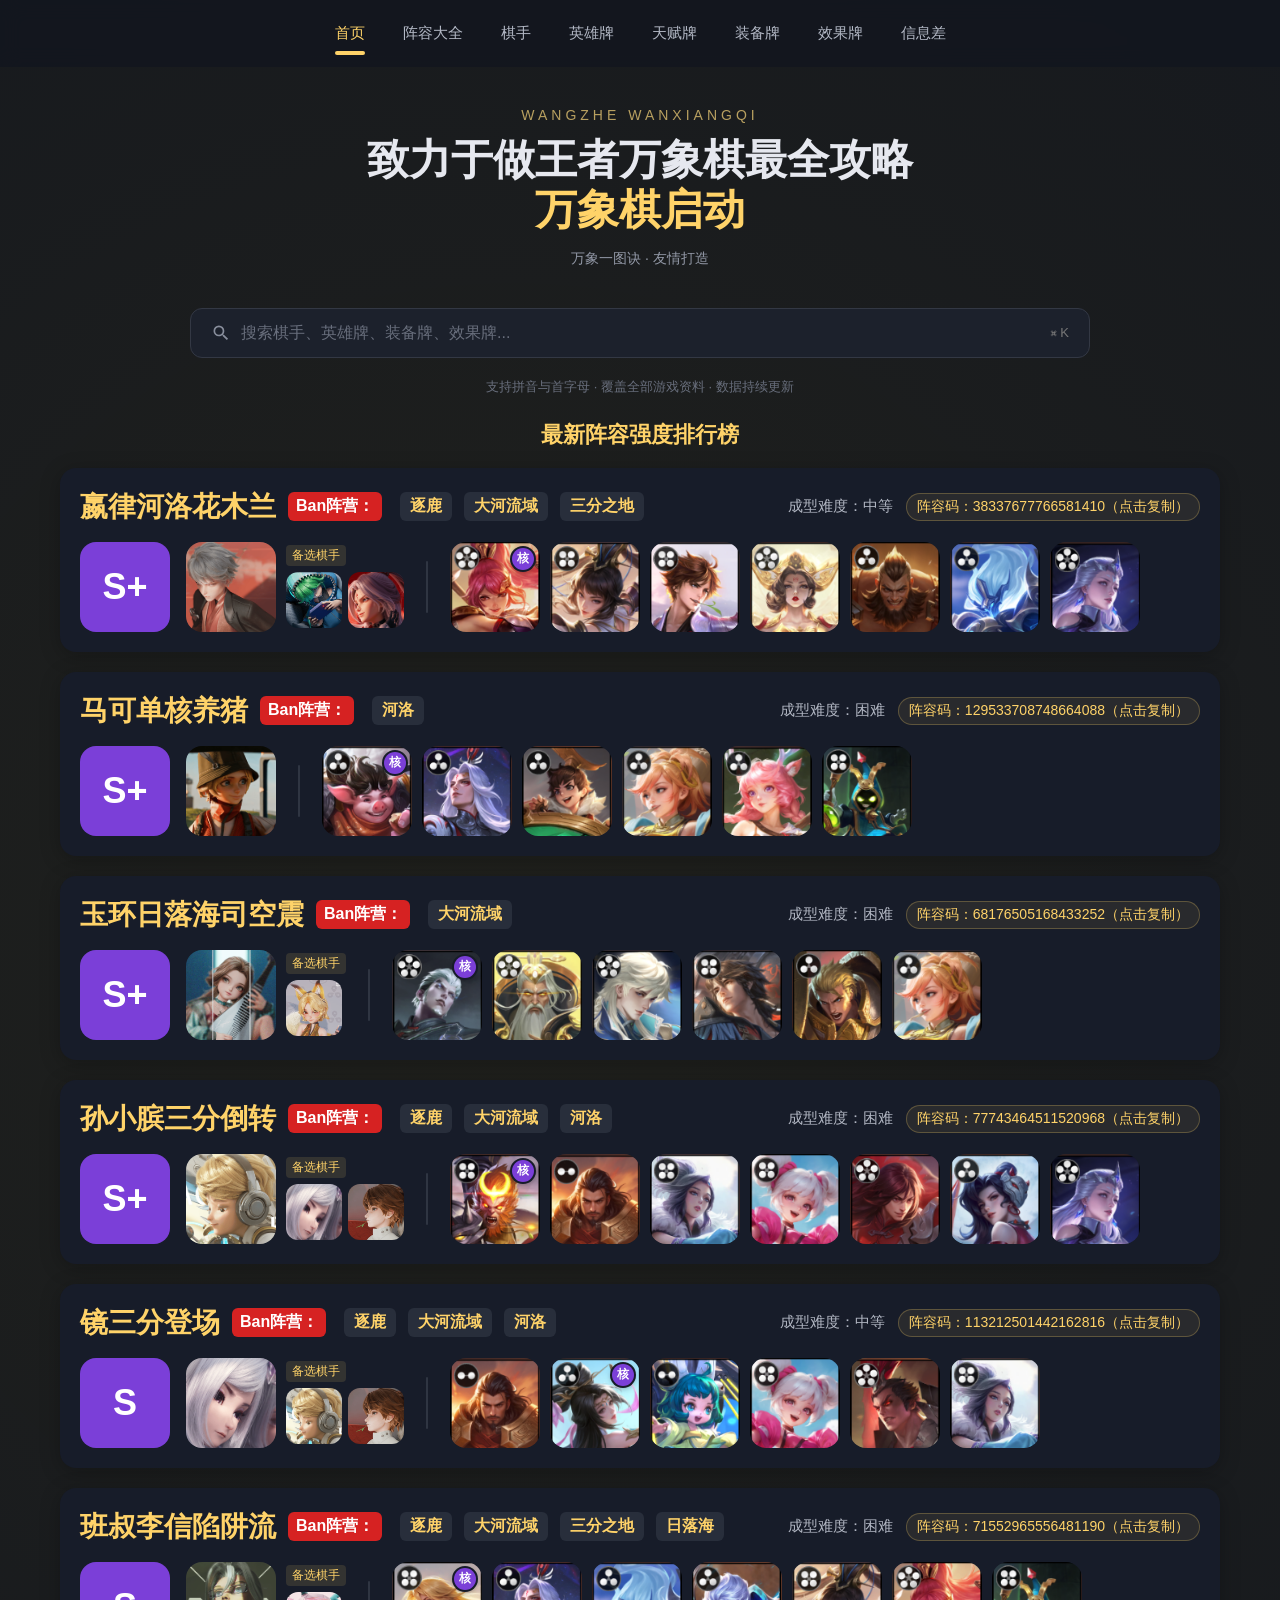
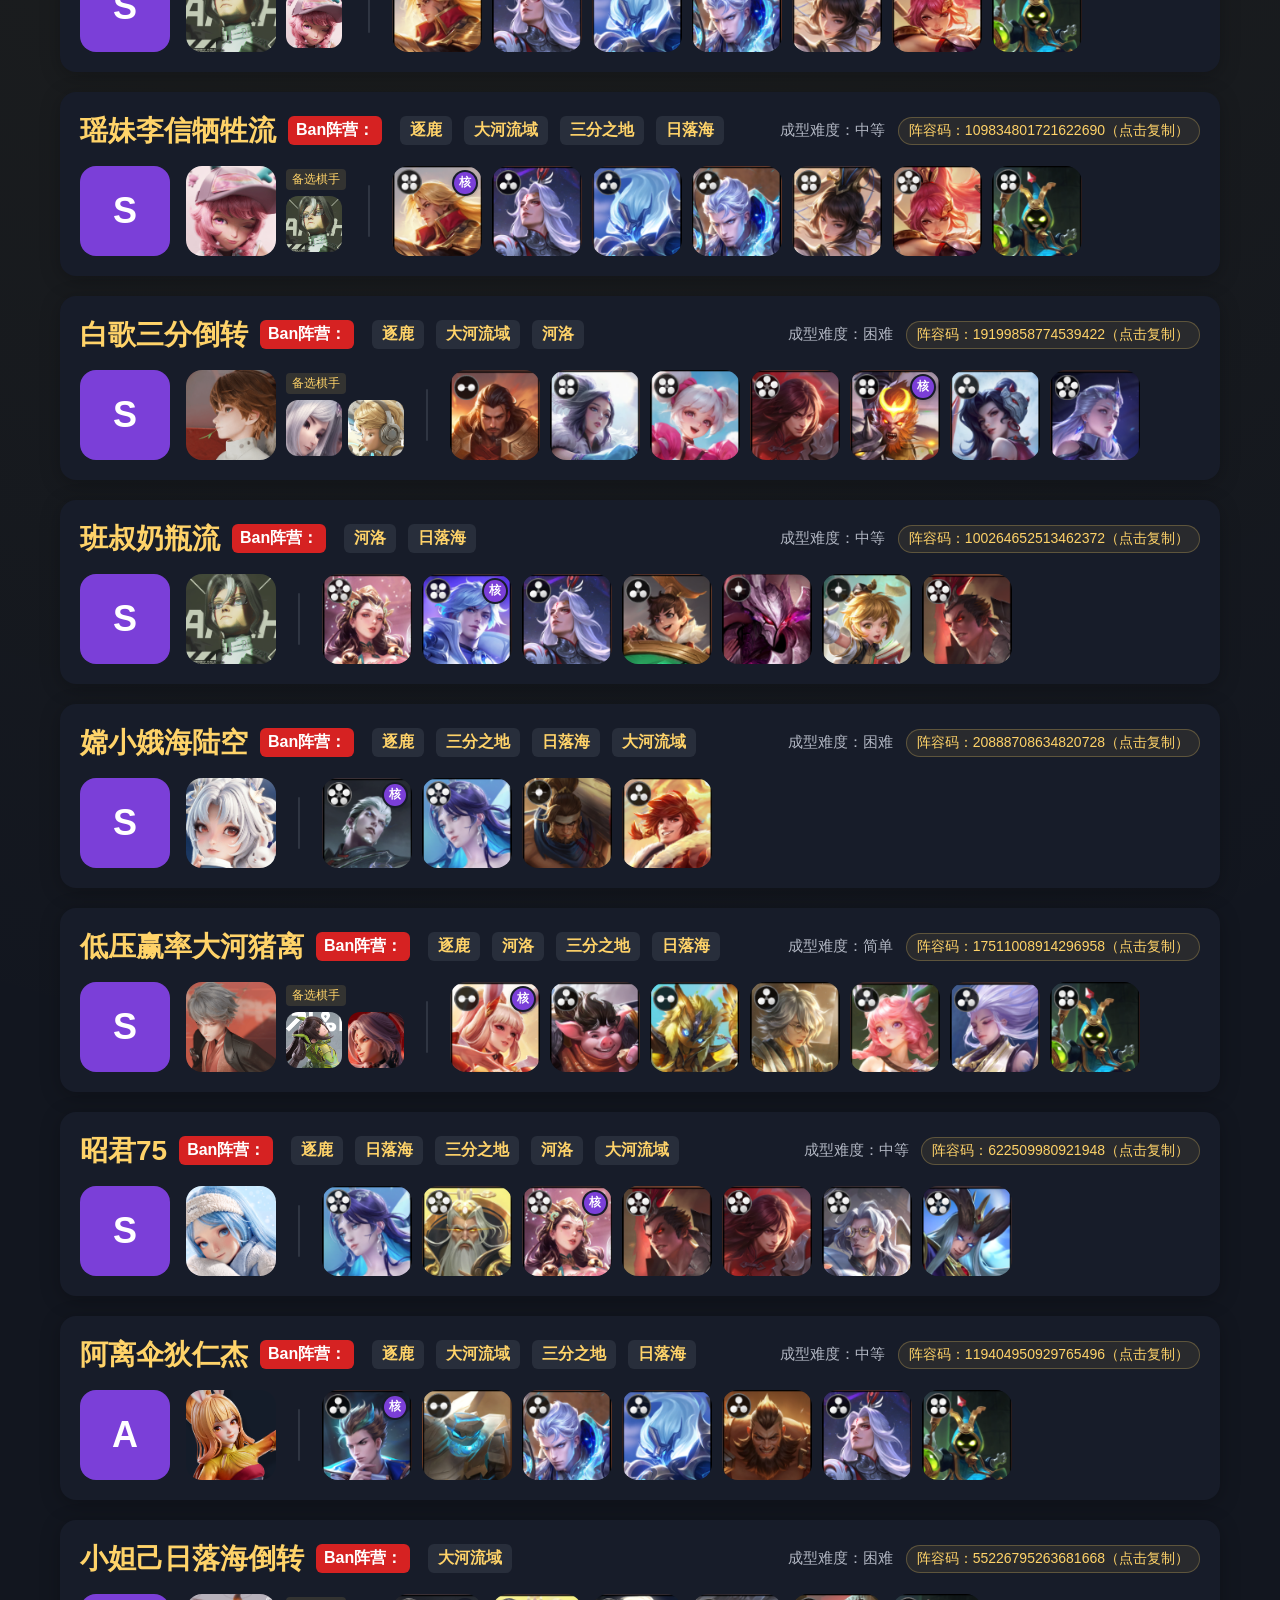
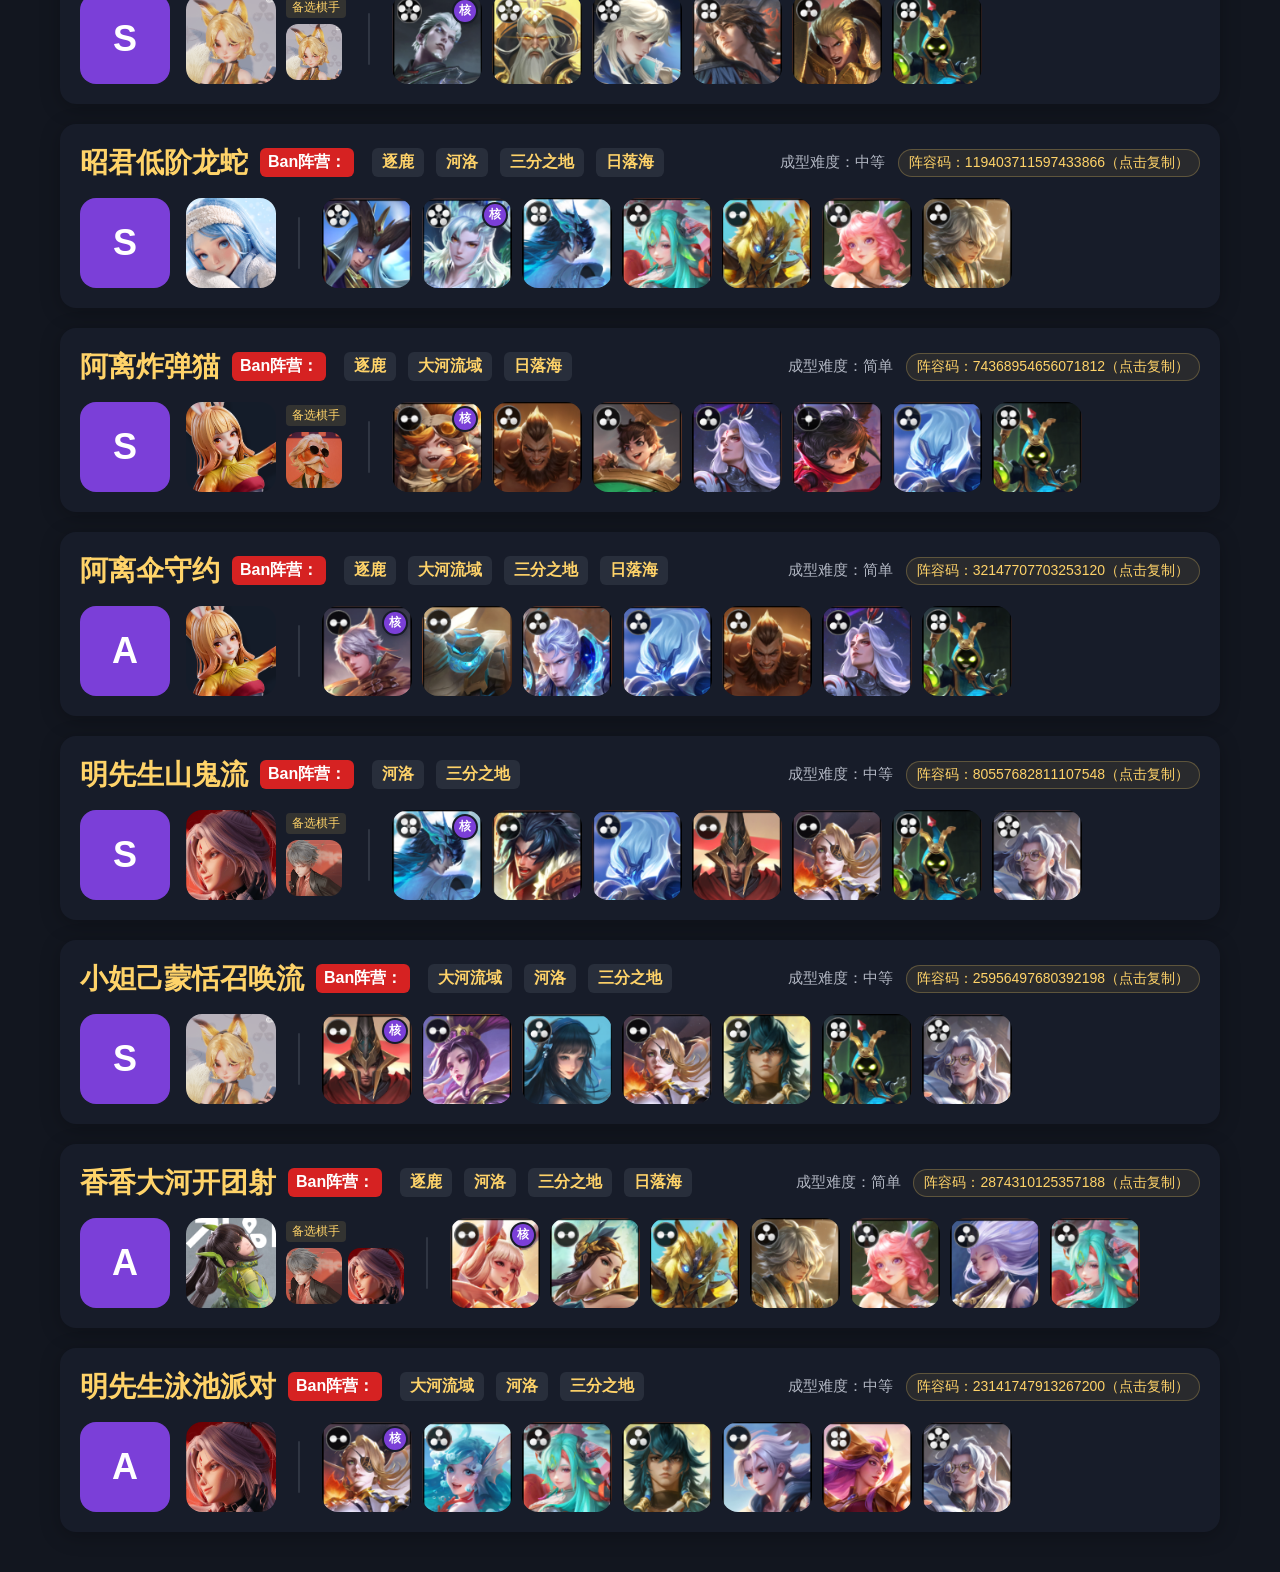
<file: index.html>
<!DOCTYPE html>
<html lang="zh-CN">
<head>
    <meta charset="UTF-8">
    <meta name="viewport" content="width=device-width, initial-scale=1.0">
    <title>王者万象棋 - 万象一图诀</title>
    <base href="./">
    <style>
        * {
            margin: 0;
            padding: 0;
            box-sizing: border-box;
            font-family: "PingFang SC", "Microsoft YaHei", sans-serif;
        }
        body {
            background-color: #12161f;
            color: #e6e8ef;
            background-image:
                radial-gradient(circle at 40% 20%, rgba(204, 164, 0, 0.08), transparent 45%);
            min-height: 100vh;
        }
        /* 顶部导航栏 */
        .top-nav-wrap {
            display: flex;
            align-items: center;
            justify-content: center;
            gap: 6px;
            padding: 16px 20px;
            background-color: rgba(18, 22, 31, 0.75);
            backdrop-filter: blur(10px);
            position: sticky;
            top:0;
            z-index:99;
        }
        .top-nav-wrap a {
            text-decoration: none;
            color: #b4b9c6;
            padding: 8px 16px;
            border-radius: 8px;
            font-size: 15px;
            transition: all 0.2s;
        }
        .top-nav-wrap a:hover {
            color: #ffd369;
            background-color: rgba(255,211,105,0.08);
        }
        .top-nav-wrap a.active {
            color: #ffd369;
            position: relative;
        }
        .top-nav-wrap a.active::after{
            content:'';
            position:absolute;
            left:16px;
            right:16px;
            bottom:-4px;
            height:4px;
            background:#ffd369;
            border-radius:99px;
        }
        .container {
            max-width: 1200px;
            margin: 0 auto;
            padding: 40px 20px;
            text-align: center;
        }
        .subtitle-tag {
            color: #b8a060;
            letter-spacing: 4px;
            font-size:14px;
            margin-bottom:12px;
        }
        h1 {
            font-size: 42px;
            line-height: 1.2;
            font-weight: 600;
        }
        .yellow-text {
            color: #ffd369;
        }
        .desc-line {
            color:#9298a6;
            margin:14px 0 40px;
            font-size:14px;
        }
        /* 搜索框 */
        .search-box {
            display:flex;
            align-items:center;
            width: min(900px, 100%);
            margin:0 auto 20px;
            background: #1c212c;
            border: 1px solid #333844;
            border-radius:12px;
            padding:14px 20px;
        }
        .search-box input {
            flex:1;
            background:transparent;
            border:none;
            outline:none;
            color:#e6e8ef;
            font-size:16px;
            padding-left:10px;
        }
        .search-box input::placeholder {
            color:#686e7c;
        }
        .search-hint {
            color:#686e7c;
            font-size:13px;
            margin-bottom:24px;
        }
        .lineup-list {
            display: flex;
            flex-direction: column;
            gap:20px;
        }
        .ban-sep {
            color:#9aa0b0;
            margin:0 4px;
            font-size:16px;
        }
        .ban-title-tag {
            background:#d92424;
            color:#ffffff;
            padding:4px 10px;
            border-radius:8px;
            font-size:16px;
            font-weight:bold;
            margin-right:6px;
        }
        .ban-item {
            padding:4px 10px;
            background:#282e3b;
            border-radius:6px;
            color:#ffd369;
            font-weight: 700;
        }
        /* 阵容卡片 */
        .lineup-card {
            background: #171c29;
            border-radius: 16px;
            padding: 20px;
            cursor: pointer;
            transition: 0.3s ease;
            box-shadow: 0 4px 20px rgba(0,0,0,0.25);
        }
        .lineup-card:hover {
            transform: translateY(-4px);
            box-shadow: 0 10px 30px rgba(255, 211, 105, 0.15);
        }

        /* 【上层：文字信息行】 */
        .lineup-info-top {
            display: flex;
            align-items: center;
            gap:12px;
            flex-wrap: nowrap;
            margin-bottom:16px;
        }
        .lineup-name {
            font-size:28px;
            font-weight:bold;
            color:#ffd369;
            white-space: nowrap;
        }
        .ban-title-tag {
            background-color:#d62222;
            color:#fff;
            padding:4px 8px;
            border-radius:6px;
            font-weight:bold;
        }
        .ban-item {
            padding:4px 10px;
            background:#282e3b;
            border-radius:6px;
            color:#ffd369;
            font-weight: 700;
        }
        .lineup-meta {
            color:#b1b6c2;
            font-size:15px;
            margin-left:auto;
            white-space: nowrap;
        }
               .copy-code {
            display: inline-flex;
            align-items: center;
            gap:6px;
            font-size: 14px;
            color: #ffd369;
            background: rgba(255, 211, 105, 0.08);
            border: 1px solid rgba(255, 211, 105, 0.25);
            padding: 4px 10px;
            border-radius: 999px;
            cursor: pointer;
            white-space: nowrap;
            transition: all 0.2s;
        }
        .copy-code:hover {
            background: rgba(255, 211, 105, 0.16);
            text-decoration: none;
        }
        .copy-code.copied {
            border-color: #39d977;
            background: rgba(57, 217, 119, 0.12);
            color: #69ff94;
        }
        .copy-normal, .copy-success {
            display: inline-flex;
            align-items: center;
            gap:4px;
        }
        .copy-success {
            display: none;
        }
        .copy-code.copied .copy-normal {
            display: none;
        }
        .copy-code.copied .copy-success {
            display: inline-flex;
        }

        /* 【下层：横向一行：强度 + 棋手组 + 英雄组】 */
        .lineup-bottom-row {
            display: flex;
            align-items: center;
            gap:16px;
        }
        /* S+强度方块 */
        .lineup-rank {
            width:90px;
            height:90px;
            flex-shrink:0;
            background:#7b3fd8;
            border-radius:16px;
            display:flex;
            align-items:center;
            justify-content:center;
            font-size:36px;
            font-weight:900;
            color:#fff;
        }
        /* 棋手区域：主棋手 + 备选棋手 */
        .player-group {
            display:flex;
            align-items:center;
            gap:10px;
            flex-shrink:0;
        }
        .main-player {
            width:90px;
            height:90px;
            border-radius:16px;
            overflow:hidden;
        }
        .main-player img {
            width:100%;
            height:100%;
            object-fit:cover;
        }
        .alternate-col {
            display:flex;
            flex-direction:column;
            gap:6px;
        }
        .alternate-player-label {
            background:rgba(255,211,105,0.12);
            color:#ffd369;
            font-size:12px;
            padding:2px 6px;
            border-radius:4px;
            text-align:center;
            width:fit-content;
        }
        .alternate-wrap {
            display:flex;
            gap:6px;
        }
        .alt-player {
            width:56px;
            height:56px;
            border-radius:12px;
            overflow:hidden;
        }
        .alt-player img {
            width:100%;
            height:100%;
            object-fit:cover;
        }
        /* 分割线样式 */
        .hero-divider {
            width: 2px;
            height: 52px;
            background: #2f3542;
            border-radius: 1px;
            flex-shrink: 0;
            margin:0 6px;
        }
        /* 英雄区域，自动占满剩余宽度 */
        .hero-row {
            display:flex;
            gap:10px;
            flex:1;
            justify-content:flex-start;
            align-items:center;
        }
        .mini-hero {
            width:90px;
            height:90px;
            border-radius:16px;
            overflow:hidden;
            position:relative;
            flex-shrink:0;
        }
        .mini-hero img {
            width:100%;
            height:100%;
            object-fit:cover;
        }
      .mini-hero.core::after {
    content:"核";
    position:absolute;
    top: 6px;
    right: 6px;
    width:22px;
    height:22px;
    background:#7b3fd8;
    color:#fff;
    font-size:12px;
    font-weight:800;
    border-radius:50%;
    display:flex;
    align-items:center;
    justify-content:center;
    z-index: 20;
    box-shadow: 0 0 0 2px #171c29, 0 2px 6px rgba(0, 0, 0, 0.4);
}

        /* ====================== 弹窗样式（和lineup.html完全一致） ====================== */
        .modal {
            position: fixed;
            inset: 0;
            background: rgba(0, 0, 0, 0.78);
            display: none;
            align-items: center;
            justify-content: center;
            z-index: 999;
            padding: 20px;
            backdrop-filter: blur(4px);
        }
        .modal-content {
            width: min(860px, 100%);
            background: #171a23;
            border: 1px solid #2a2f3d;
            border-radius: 18px;
            max-height: 92vh;
            overflow-y: auto;
            padding: 24px 28px;
            box-shadow: 0 20px 60px rgba(0, 0, 0, 0.5);
        }
        .modal-close {
            float: right;
            color: #7c8292;
            font-size: 28px;
            cursor: pointer;
            transition: 0.2s;
            line-height: 1;
        }
        .modal-close:hover {
            color: #ffd369;
        }
        .modal-top-info {
            display:flex;
            align-items:center;
            gap:14px;
            margin-bottom:18px;
        }
        .player-avatar {
            width:70px;
            height:70px;
            border-radius:14px;
            object-fit:cover;
        }
        .info-text h2 {
            color:#ffd369;
            font-size:24px;
            margin-bottom:4px;
        }
        .modal-sub {
            color:#9aa0b0;
            font-size:14px;
        }
        .modal-block {
            background: #1c212c;
            border: 1px solid #282d38;
            border-radius: 14px;
            padding: 16px 18px;
            margin-bottom: 16px;
        }
        .modal-block h4 {
            color: #ffd369;
            font-size: 15px;
            font-weight: 800;
            margin-bottom: 12px;
        }
        .empty-text {
            color:#686e7c;
        }
        .mini-hero-modal {
            width:82px;
            height:82px;
            border-radius:10px;
            overflow:hidden;
            position:relative;
            flex-shrink:0;
        }
        .mini-hero-modal img {
            width:100%;
            height:100%;
            object-fit:cover;
        }
        .mini-hero-modal.core {
            position: relative;
        }
        .mini-hero-modal.core::after {
            content: "核";
            position: absolute;
            top: -10px;
            right: -14px;
            width: 22px;
            height: 22px;
            background: #7b3fd8;
            color: #fff;
            font-size: 11px;
            font-weight: 800;
            border-radius: 50%;
            display: flex;
            align-items: center;
            justify-content: center;
            z-index: 3;
            box-shadow: 0 0 0 2px #171a23;
        }
        .hero-row-modal {
            display:flex;
            gap:12px;
            flex-wrap:wrap;
        }
        .equip-pill {
            width:44px;
            height:44px;
            border-radius:12px;
            overflow:hidden;
            border:1px solid #333844;
            background:#282e3b;
            flex-shrink:0;
        }
        .equip-pill img {
            width:100%;
            height:100%;
            object-fit:cover;
        }
        .equip-list {
            display:flex;
            gap:10px;
            flex-wrap:wrap;
        }
        .code-text {
            color:#ffd369;
            cursor:pointer;
        }
        .code-text:hover {
            text-decoration:underline;
        }
        /* 阵容组成：头像+下方名字 */
        .lineup-hero-row {
            display: flex;
            gap:12px;
            flex-wrap: wrap;
        }
        .lineup-hero-item {
            display: flex;
            flex-direction: column;
            align-items: center;
            gap:4px;
        }
        .hero-name-text {
            font-size:12px;
            color:#c7cad4;
        }
        /* 功能性英雄：左头像，右名称+描述 */
        .func-hero-list {
            display:flex;
            flex-direction: column;
            gap:14px;
        }
        .func-hero-item {
            display:flex;
            align-items: flex-start;
            gap:12px;
        }
        .func-info {
            flex:1;
        }
        .func-name {
            color:#ffd369;
            font-size:15px;
            font-weight:bold;
            margin-bottom:3px;
        }
        .func-desc {
            font-size:15px;
            color:#ffffff;
            line-height:1.7;
        }
        /* ===== 装备选择：首选、备选左右并排，不再上下分行 ===== */
        .equip-area {
          background: #1c212c;
          border: 1px solid #282d38;
          border-radius: 14px;
          padding: 16px 18px;
          margin-bottom: 16px;
        }
        .equip-area-title {
          display: flex;
          align-items: center;
          gap: 8px;
          color: #ffd369;
          font-size: 15px;
          font-weight: 800;
          margin-bottom: 14px;
        }
        .equip-area-title::before {
          content: "|";
          color: #ffd369;
          font-weight: 900;
        }
        .equip-main-row {
          display: flex;
          align-items: center;
          gap: 18px;
        }
        .equip-main-hero {
          display: flex;
          flex-direction: column;
          align-items: center;
          gap: 6px;
          flex-shrink: 0;
        }
        .equip-main-hero .mini-hero-modal {
          width: 82px;
          height: 82px;
          border-radius: 16px;
          border: 1px solid #333844;
          overflow: hidden;
          background: #282e3b;
        }
        .equip-main-hero .mini-hero-modal img {
          width: 100%;
          height: 100%;
          object-fit: cover;
        }
        .equip-main-hero .hero-name-text {
          font-size: 12px;
          color: #cfd3de;
        }
        /* 右侧：首选和备选左右并排 */
        .equip-side {
          flex: 1;
          display: flex;
          align-items: center;
          gap: 28px;
          min-width: 0;
        }
        .equip-group {
          display: flex;
          align-items: center;
          gap: 12px;
        }
        .equip-group-label {
          color: #ffd369;
          font-size: 14px;
          font-weight: 800;
          white-space: nowrap;
        }
        .equip-list-row {
          display: flex;
          align-items: center;
          gap: 12px;
          flex-wrap: nowrap;
        }
        .equip-pill {
          width: 44px;
          height: 44px;
          border-radius: 12px;
          border: 1px solid #333844;
          background: #282e3b;
          overflow: hidden;
          flex-shrink: 0;
        }
        .equip-pill img {
          width: 100%;
          height: 100%;
          object-fit: cover;
          display: block;
        }
        /* ====== 运营节奏文字统一为注意事项样式 ====== */
        .run-stage-list {
            display: flex;
            flex-direction: column;
            gap: 14px;
        }
        .stage-block {
            background: #1c212c;
            border: 1px solid #282d38;
            border-radius: 14px;
            padding: 16px 18px;
        }
        .stage-title {
            margin-bottom: 10px;
        }
        .run-stage-tag {
            display: inline-block;
            padding: 5px 14px;
            border-radius: 8px;
            background: linear-gradient(135deg, #ffd369, #ffb020);
            color: #12161f;
            font-size: 14px;
            font-weight: 800;
            box-shadow: 0 4px 10px rgba(255, 176, 32, 0.35);
            letter-spacing: 1px;
        }
        /* 运营节奏英雄图标：一排最多7个，左对齐，固定尺寸 */
        .stage-heroes {
            display: flex;
            flex-wrap: wrap;
            justify-content: flex-start;
            gap: 12px;
            align-items: flex-start;
            margin-bottom: 10px;
        }
        .hero-pill.small {
            width: 82px;
            height: 82px;
            border-radius: 10px;
            overflow: hidden;
            flex-shrink: 0;
        }
        .hero-pill.small img {
            width: 100%;
            height: 100%;
            object-fit: cover;
            display: block;
        }
        /* 运营节奏正文：跟注意事项保持一致 */
        .stage-desc {
            color: #f2f4fa;
            line-height: 1.7;
            font-size: 16px;
            margin: 0;
            padding: 0;
        }
        /* 注意事项原有样式保持，只做对齐 */
        .notice-list {
            padding-left: 22px;
            margin: 8px 0;
        }
        .notice-list li {
            color: #f2f4fa;
            line-height: 1.7;
            font-size: 16px;
            margin-bottom: 8px;
            word-break: break-word;
        }
        .position-image-box img {
            max-width:100%;
            border-radius:12px;
        }
        .position-image-placeholder {
            text-align:center;
            color:#686e7c;
            padding:20px;
        }
        /* 弹窗滚动条 */
        .modal-content::-webkit-scrollbar {
            width: 8px;
        }
        .modal-content::-webkit-scrollbar-thumb {
            background: #333844;
            border-radius: 4px;
        }
        .modal-content::-webkit-scrollbar-thumb:hover {
            background: #ffd369;
        }
        .name-code-row {
            display: flex;
            align-items: center;
            gap: 14px;
            flex-wrap: wrap;
        }
        .name-code-row h2 {
            margin: 0;
            font-size: 24px;
            color: #ffd369;
        }
        .name-code-row .code-text {
            display: inline-flex;
            align-items: center;
            gap:6px;
            font-size: 14px;
            color: #ffd369;
            background: rgba(255, 211, 105, 0.08);
            border: 1px solid rgba(255, 211, 105, 0.25);
            padding: 4px 10px;
            border-radius: 999px;
            cursor: pointer;
            white-space: nowrap;
            transition: all 0.2s;
        }
        .name-code-row .code-text:hover {
            background: rgba(255, 211, 105, 0.16);
        }
        .name-code-row .code-text.copied {
            border-color: #39d977;
            background: rgba(57, 217, 119, 0.12);
            color: #69ff94;
        }
        .code-normal, .code-success {
            display: inline-flex;
            align-items: center;
            gap:4px;
        }
        .code-success {
            display: none;
        }
        .code-text.copied .code-normal {
            display: none;
        }
        .code-text.copied .code-success {
            display: inline-flex;
        }
        /* 天赋推荐：一个统一底框包裹，内部三列 */
        .talent-board {
            background: #1e232f;
            border: 1px solid #383e4c;
            border-radius: 14px;
            padding: 16px;
            display: flex;
            justify-content: flex-start;
        }
        .talent-three-col {
            display: grid;
            grid-template-columns: repeat(3, 180px);
            gap: 16px;
            justify-content: flex-start;
            align-items: flex-start;
        }
        .talent-col-block {
            display: flex;
            flex-direction: column;
            align-items: flex-start;
            gap: 12px;
            width: 100%;
        }
        .talent-col-title {
            font-size: 14px;
            font-weight: bold;
            color: #ffd369;
            padding: 5px 12px;
            border-radius: 8px;
            display: inline-block;
            width: fit-content;
        }
        .talent-col-tong .talent-col-title {
            background: #70543c;
            color: #ffddb0;
        }
        .talent-col-yin .talent-col-title {
            background: #787c84;
            color: #e8ebf0;
        }
        .talent-col-jin .talent-col-title {
            background: #b88600;
            color: #fff8e0;
        }
        /* 重点修改：卡片横向自动换行 */
        .talent-col-cards {
            display: flex;
            flex-direction: row;
            flex-wrap: wrap;
            gap: 12px;
        }
        .talent-card-full {
            background: #1e232f;
            border-radius: 14px;
            overflow: hidden;
            border: 1px solid #383e4c;
            display: flex;
            flex-direction: column;
            width: 100%;
            max-width: 160px;
            margin: 0;
        }
        .talent-card-imgbox {
            width: 100%;
            display: flex;
            align-items: center;
            justify-content: center;
            background: #252b38;
            padding: 10px;
        }
        .talent-card-imgbox img {
            width: 100%;
            height: auto;
            object-fit: contain;
        }
        .talent-card-name {
            text-align: center;
            padding: 6px 0;
            color: #ffd369;
            font-weight: bold;
            font-size: 15px;
            background: #222733;
        }
        /* 效果牌卡片样式 */
        .effect-three-col {
            display: grid;
            grid-template-columns: repeat(auto-fill, minmax(160px,1fr));
            gap:12px;
        }
        .effect-card-full {
            background: #1e232f;
            border-radius: 14px;
            overflow: hidden;
            border: 1px solid #383e4c;
            display: flex;
            flex-direction: column;
        }
        .effect-card-imgbox {
            width: 100%;
            display: flex;
            align-items: center;
            justify-content: center;
            background: #252b38;
            padding: 6px;
        }
        .effect-card-imgbox img {
            width: 100%;
            height: auto;
            object-fit: contain;
        }
        .effect-card-name {
            text-align: center;
            padding: 4px 0;
            color: #ffd369;
            font-weight: bold;
            font-size: 14px;
            background: #222733;
        }
        /* 二维码框样式 */
        .qr-bottom-block{
            background:#1c212c;
            border:1px solid #282d38;
            border-radius:14px;
            padding:18px;
            margin-top:16px;
            text-align:center;
        }
        .qr-bottom-block img{
            width:130px;
            height:130px;
            border-radius:10px;
        }
        .qr-bottom-desc{
            margin-top:10px;
            color:#ffd369;
            font-weight:bold;
            font-size:14px;
        }
        /* 解锁弹窗 */
        #lockModal{
            position:fixed;
            inset:0;
            background:rgba(0,0,0,0.75);
            z-index:9999;
            display:flex;
            align-items:center;
            justify-content:center;
            display: none;
        }
        #lockModal.show{
            display:flex;
        }
        #lockModal .lock-inner{
            background:#171a23;
            border:1px solid #2a2f3d;
            border-radius:18px;
            padding:28px;
            width:min(420px,90%);
        }
        #lockModal h3{
            color:#ffd369;
            margin-bottom:16px;
            text-align:center;
        }
        #lockModal p{
            color:#b4b9c6;
            margin-bottom:14px;
            text-align:center;
        }
        #lockModal #codeInput{
            width:100%;
            padding:12px 14px;
            background:#1c212c;
            border:1px solid #333844;
            border-radius:10px;
            color:#fff;
            outline:none;
            margin-bottom:14px;
        }
        #lockModal #tipText{
            color:#ff7777;
            font-size:14px;
            margin-bottom:14px;
            text-align:center;
        }
        #lockModal #unlockBtn{
            width:100%;
            padding:12px;
            background:#ffd369;
            color:#12161f;
            border:none;
            border-radius:10px;
            font-weight:bold;
            cursor:pointer;
        }
    </style>
</head>
<body>
<div id="mainContent">
    <div class="top-nav-wrap">
        <a href="./index.html" class="active">首页</a>
        <a href="./lineup.html">阵容大全</a>
        <a href="./player.html">棋手</a>
        <a href="./hero-card.html">英雄牌</a>
        <a href="./talent.html">天赋牌</a>
        <a href="./equip.html">装备牌</a>
        <a href="./effect.html">效果牌</a>
        <a href="./info-gap.html">信息差</a>
    </div>
    <div class="container">
        <div class="subtitle-tag">WANGZHE WANXIANGQI</div>
        <h1>致力于做王者万象棋最全攻略
            <br>
            <span class="yellow-text">万象棋启动</span>
        </h1>
        <div class="desc-line">万象一图诀 · 友情打造</div>
        <div class="search-box">
            <svg width="20" height="20" viewBox="0 0 24 24" fill="#888e9c">
                <path d="M15.5 14h-.79l-.28-.27A6.471 6.471 0 0016 9.5 6.5 6.5 0 109.5 16c1.61 0 3.09-.59 4.23-1.57l.27.28v.79l5 4.99L20.49 19l-4.99-5zm-6 0C7.01 14 5 11.99 5 9.5S7.01 5 9.5 5 14 7.01 14 9.5 11.99 14 9.5 14z"/>
            </svg>
            <input type="text" placeholder="搜索棋手、英雄牌、装备牌、效果牌...">
            <span style="color:#777; font-size:13px;">⌘ K</span>
        </div>
        <div class="search-hint">支持拼音与首字母 · 覆盖全部游戏资料 · 数据持续更新</div>
        <div style="margin: 0 0 10px;">
            <h3 style="font-size:22px;color:#ffd369;margin-bottom:18px;text-align:center;">最新阵容强度排行榜</h3>
        </div>
        <!-- 修改这里的数字，逗号分隔，就是首页要展示的阵容ID -->
        <div id="homeShowIdList" style="display:none">1,7,2,3,77,8,9,10,13,11,17,5,23,18,6,60,12,39,30,14,66</div>
        <div class="lineup-list" id="homeTopList"></div>
    </div>
    <script src="./app.js"></script>
    <script>
        (function(){
            const navLinks = document.querySelectorAll('.top-nav-wrap a');
            const currentPath = location.pathname.split('/').pop() || 'index.html';
            navLinks.forEach(link => {
                link.classList.remove('active');
                const href = link.getAttribute('href').replace('./','');
                if(href === currentPath){
                    link.classList.add('active');
                }
            })
        })();
    </script>
    <div class="modal">
        <div class="modal-content">
            <div id="modalBody"></div>
        </div>
    </div>
   <script>
    let lineupList = [];
    let currentLineup = null;
    let modalDom = null;
    let modalInner = null;

    function closeModal() {
        if (!modalDom) return;
        modalDom.style.display = 'none';
    }

    async function loadLineupJson() {
        try {
            modalDom = document.querySelector('.modal');
            modalInner = document.querySelector('#modalBody');

            if (modalDom) {
                modalDom.addEventListener('click', function (e) {
                    if (e.target === modalDom) {
                        closeModal();
                    }
                });
            }

            const res = await fetch("./lineup.json");
            lineupList = await res.json();
            renderHomeTopRank();
        } catch (err) {
            console.error("加载 lineup.json 失败：", err);
            const wrap = document.getElementById('homeTopList');
            if (wrap) {
                wrap.innerHTML = `<p style="color:#ff8888;text-align:center;margin-top:20px;">❌ 阵容数据加载失败，请检查 lineup.json 文件路径</p>`;
            }
        }
    }

    async function copyCode(ele, rawCode) {
        const realCode = rawCode.split("（")[0];
        try {
            await navigator.clipboard.writeText(realCode);
            ele.classList.add('copied');
            setTimeout(() => {
                ele.classList.remove('copied');
            }, 1800);
        } catch (e) {
            alert("复制失败，请手动复制：" + realCode);
        }
    }

    function buildCard(item) {
        const div = document.createElement('div');
        div.className = "lineup-card";
        div.dataset.id = item.id;

        let banHtml = '';
        if (Array.isArray(item["ban位"]) && item["ban位"].length > 0) {
            banHtml = `<span class="ban-title-tag">Ban阵营：</span>`
                + item["ban位"].map(b => `<span class="ban-item">${b}</span>`).join('');
        }

        let heroHtml = '';
        if (Array.isArray(item.heroList)) {
            heroHtml = item.heroList.map(h => `
                <div class="mini-hero ${h.isCore ? 'core' : ''}">
                    <img src="${h.img}" alt="${h.name}">
                </div>
            `).join('');
        }

        let alternatePlayerHtml = '';
        if (Array.isArray(item.alternatePlayer) && item.alternatePlayer.length > 0) {
            alternatePlayerHtml = `
                <div class="alternate-col">
                    <div class="alternate-player-label">备选棋手</div>
                    <div class="alternate-wrap">
                        ${item.alternatePlayer.map((_, idx) => {
                            const src = item.alternatePlayerImg?.[idx] || "";
                            return `<div class="alt-player"><img src="${src}"></div>`;
                        }).join('')}
                    </div>
                </div>
            `;
        }

        div.innerHTML = `
            <div class="lineup-info-top">
                <div class="lineup-name">${item.name}</div>
                ${banHtml}
                <div class="lineup-meta">
                    成型难度：${item.hard} &nbsp;
                    <span class="copy-code" data-code="${item.lineupCode}">
                        <span class="copy-normal">阵容码：${item.lineupCode}</span>
                        <span class="copy-success">✅已复制</span>
                    </span>
                </div>
            </div>
            <div class="lineup-bottom-row">
                <div class="lineup-rank">${item.rank}</div>
                <div class="player-group">
                    <div class="main-player">
                        <img src="${item.playerImg}" alt="">
                    </div>
                    ${alternatePlayerHtml}
                </div>
                <div class="hero-divider"></div>
                <div class="hero-row">
                    ${heroHtml}
                </div>
            </div>
        `;

        const copySpan = div.querySelector('.copy-code');
        copySpan.onclick = (e) => {
            e.stopPropagation();
            copyCode(copySpan, item.lineupCode);
        };

        div.onclick = () => {
            openLineupModal(item);
        };

        return div;
    }

    function openLineupModal(item) {
        currentLineup = item;

        let heroHtml = '';
        if (Array.isArray(item.heroList)) {
            heroHtml = item.heroList.map(h => `
                <div class="mini-hero-modal ${h.isCore ? 'core' : ''}">
                    <img src="${h.img}" alt="${h.name}">
                </div>
            `).join('');
        }

        let backupHeroHtml = '';
        if (Array.isArray(item.backupHeroList)) {
            backupHeroHtml = item.backupHeroList.map(h => `
                <div class="mini-hero-modal">
                    <img src="${h.img}" alt="${h.name}">
                </div>
            `).join('');
        }

        let functionalHeroHtml = '';
        if (Array.isArray(item.funcHeroList) && item.funcHeroList.length > 0) {
            functionalHeroHtml = item.funcHeroList.map(h => `
                <div class="func-hero-item">
                    <img class="mini-hero-modal" src="${h.img}" alt="${h.name}">
                    <div class="func-info">
                        <div class="func-name">${h.name}</div>
                        <div class="func-desc">${h.desc}</div>
                    </div>
                </div>
            `).join('');
        } else {
            functionalHeroHtml = `<p class="empty-text">暂无</p>`;
        }

        let equipFirstHtml = '';
        if (Array.isArray(item.equipFirst)) {
            equipFirstHtml = item.equipFirst.map(e => `
                <div class="equip-pill">
                    <img src="${e.img}" alt="${e.name}">
                </div>
            `).join('');
        }

        let equipSecondHtml = '';
        if (Array.isArray(item.equipSecond)) {
            equipSecondHtml = item.equipSecond.map(e => `
                <div class="equip-pill">
                    <img src="${e.img}" alt="${e.name}">
                </div>
            `).join('');
        }

        let talentTongCardHtml = '';
        if (Array.isArray(item.talentTong) && item.talentTong.length > 0) {
            talentTongCardHtml = item.talentTong.map(t => `
                <div class="talent-card-full">
                    <div class="talent-card-imgbox">
                        <img src="${t.img}" alt="${t.name}">
                    </div>
                    <div class="talent-card-name">${t.name}</div>
                </div>
            `).join('');
        } else {
            talentTongCardHtml = `<p class="empty-text">暂无</p>`;
        }

        let talentYinCardHtml = '';
        if (Array.isArray(item.talentYin) && item.talentYin.length > 0) {
            talentYinCardHtml = item.talentYin.map(t => `
                <div class="talent-card-full">
                    <div class="talent-card-imgbox">
                        <img src="${t.img}" alt="${t.name}">
                    </div>
                    <div class="talent-card-name">${t.name}</div>
                </div>
            `).join('');
        } else {
            talentYinCardHtml = `<p class="empty-text">暂无</p>`;
        }

        let talentJinCardHtml = '';
        if (Array.isArray(item.talentJin) && item.talentJin.length > 0) {
            talentJinCardHtml = item.talentJin.map(t => `
                <div class="talent-card-full">
                    <div class="talent-card-imgbox">
                        <img src="${t.img}" alt="${t.name}">
                    </div>
                    <div class="talent-card-name">${t.name}</div>
                </div>
            `).join('');
        } else {
            talentJinCardHtml = `<p class="empty-text">暂无</p>`;
        }

        let effectCardFullHtml = '';
        if (Array.isArray(item.effectCard) && item.effectCard.length > 0) {
            effectCardFullHtml = item.effectCard.map(e => `
                <div class="effect-card-full">
                    <div class="effect-card-imgbox">
                        <img src="${e.img}" alt="${e.name}">
                    </div>
                    <div class="effect-card-name">${e.name}</div>
                </div>
            `).join('');
        } else {
            effectCardFullHtml = `<p class="empty-text">暂无</p>`;
        }

        let runStageHtml = '';
        if (Array.isArray(item.runStage)) {
            runStageHtml = item.runStage.map(stage => {
                let stageHeroHtml = '';
                if (Array.isArray(stage.heroList)) {
                    stageHeroHtml = stage.heroList.map(h => `
                        <div class="mini-hero-modal ${h.isCore ? 'core' : ''}">
                            <img src="${h.img}" alt="${h.name}">
                        </div>
                    `).join('');
                }
                return `
                    <div class="stage-block">
                        <div class="stage-title"><span class="run-stage-tag">${stage.title}</span></div>
                        <div class="stage-heroes">${stageHeroHtml || '<p class="empty-text">无</p>'}</div>
                        <p class="stage-desc">${stage.desc}</p>
                    </div>
                `;
            }).join('');
        }

        let banModalHtml = '';
        if (Array.isArray(item["ban位"]) && item["ban位"].length > 0) {
            banModalHtml = `
                <div class="modal-block">
                    <h4>BAN阵营</h4>
                    <div class="modal-sub">${item["ban位"].join("、")}</div>
                </div>
            `;
        }

        let noticeHtml = "";
        if (Array.isArray(item.notice) && item.notice.length > 0) {
            noticeHtml = item.notice.map(n => `<li>${n}</li>`).join("");
        } else {
            noticeHtml = `<li>无</li>`;
        }

        const coreHero = item.heroList?.find(h => h.isCore);

        modalInner.innerHTML = `
            <span class="modal-close" onclick="closeModal();">×</span>
            <div class="modal-top-info">
                <img class="player-avatar" src="${item.playerImg || ''}" alt="${item.player}">
                <div class="info-text">
                    <div class="name-code-row">
                        <h2>${item.name}</h2>
                        <span class="code-text" onclick="copyCode(this, '${item.lineupCode || ''}')">
                            <span class="code-normal">阵容码：${item.lineupCode || ''}</span>
                            <span class="code-success">✅已复制</span>
                        </span>
                    </div>
                    <div class="modal-sub">强度：${item.rank || ''} ｜ 成型难度：${item.hard || ''}</div>
                </div>
            </div>
            ${banModalHtml}

            <div class="modal-block">
                <h4>阵容组成</h4>
                <div class="hero-row-modal">${heroHtml || '<p class="empty-text">暂无</p>'}</div>
            </div>

            <div class="modal-block">
                <h4>功能性英雄</h4>
                <div class="func-hero-list">
                    ${functionalHeroHtml}
                </div>
            </div>

            <div class="modal-block">
                <h4>打出位/备选</h4>
                <div class="hero-row-modal">${backupHeroHtml || '<p class="empty-text">暂无</p>'}</div>
            </div>

            <div class="equip-area">
                <div class="equip-area-title">装备选择</div>
                <div class="equip-main-row">
                    <div class="equip-main-hero">
                        <div class="mini-hero-modal core">
                            <img src="${coreHero?.img || ''}">
                        </div>
                        <span class="hero-name-text">${coreHero?.name || ''}</span>
                    </div>
                    <div class="equip-side">
                        <div class="equip-group">
                            <span class="equip-group-label">首选</span>
                            <div class="equip-list-row">${equipFirstHtml || '<p class="empty-text">暂无</p>'}</div>
                        </div>
                        <div class="equip-group">
                            <span class="equip-group-label">备选</span>
                            <div class="equip-list-row">${equipSecondHtml || '<p class="empty-text">暂无</p>'}</div>
                        </div>
                    </div>
                </div>
            </div>

            <div class="modal-block">
                <h4>天赋推荐</h4>
                <div class="talent-board">
                    <div class="talent-three-col">
                        <div class="talent-col-block talent-col-tong">
                            <div class="talent-col-title">铜天赋</div>
                            <div class="talent-col-cards">${talentTongCardHtml}</div>
                        </div>
                        <div class="talent-col-block talent-col-yin">
                            <div class="talent-col-title">银天赋</div>
                            <div class="talent-col-cards">${talentYinCardHtml}</div>
                        </div>
                        <div class="talent-col-block talent-col-jin">
                            <div class="talent-col-title">金天赋</div>
                            <div class="talent-col-cards">${talentJinCardHtml}</div>
                        </div>
                    </div>
                </div>
            </div>

            <div class="modal-block">
                <h4>效果牌推荐</h4>
                <div class="effect-three-col">
                    ${effectCardFullHtml}
                </div>
            </div>

            <div class="modal-block">
                <h4>运营阶段</h4>
                <div class="run-stage-list">
                    ${runStageHtml || `<p class="empty-text">暂无运营攻略</p>`}
                </div>
            </div>

            <div class="modal-block">
                <h4>注意事项</h4>
                <ul class="notice-list">
                    ${noticeHtml}
                </ul>
            </div>

            <div class="modal-block">
                <h4>站位参考</h4>
                ${item.positionImage ? `
                    <div class="position-image-box">
                        <img src="${item.positionImage}">
                    </div>
                ` : '<p class="empty-text">暂无站位图</p>'}
            </div>
        `;

        modalDom.style.display = 'flex';
    }

    function renderHomeTopRank() {
        const wrap = document.getElementById('homeTopList');
        if (!wrap) return;

        const idStr = document.getElementById('homeShowIdList').innerText.trim();
        const showIds = idStr.split(',').map(Number);
        const filterData = lineupList.filter(d => showIds.includes(d.id));

        filterData.sort((a, b) => showIds.indexOf(a.id) - showIds.indexOf(b.id));
        wrap.innerHTML = '';

        filterData.forEach(item => {
            const cardDom = buildCard(item);
            wrap.appendChild(cardDom);
        });
    }

    loadLineupJson();
</script>
</file>
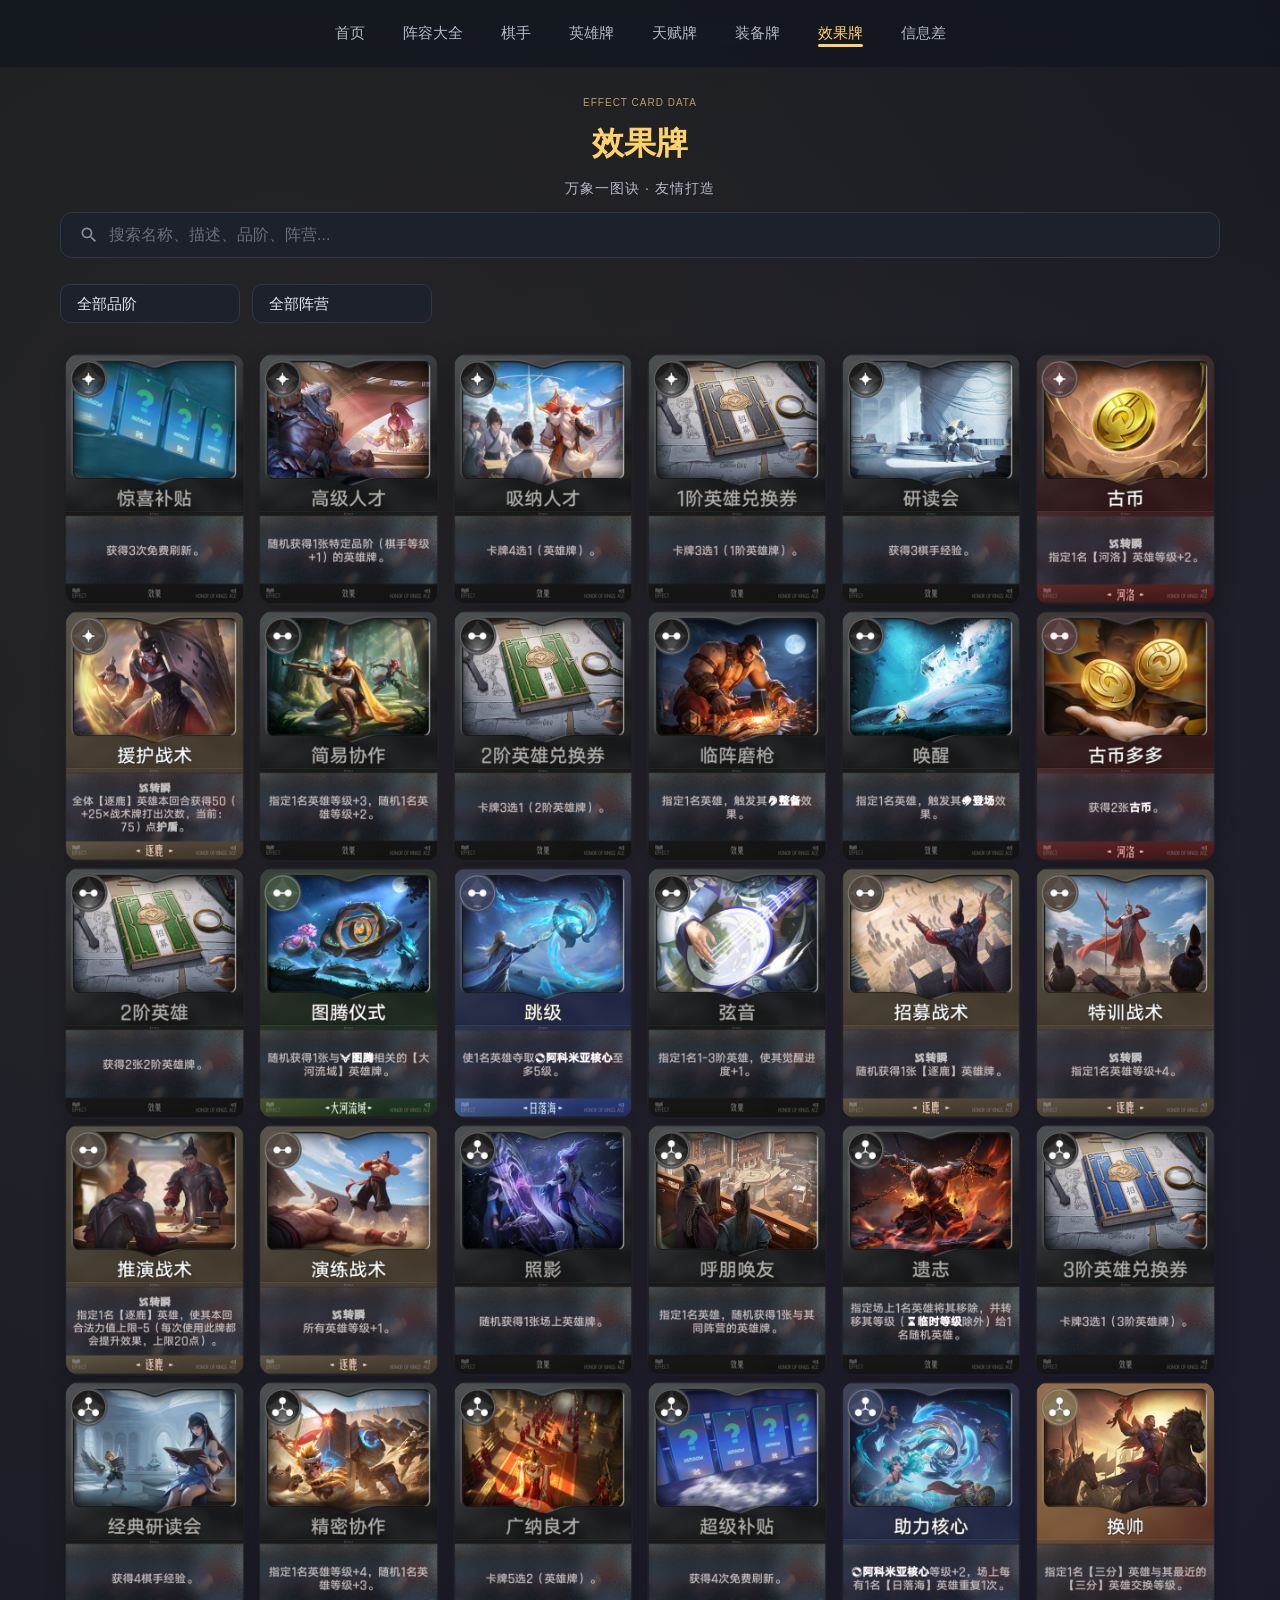
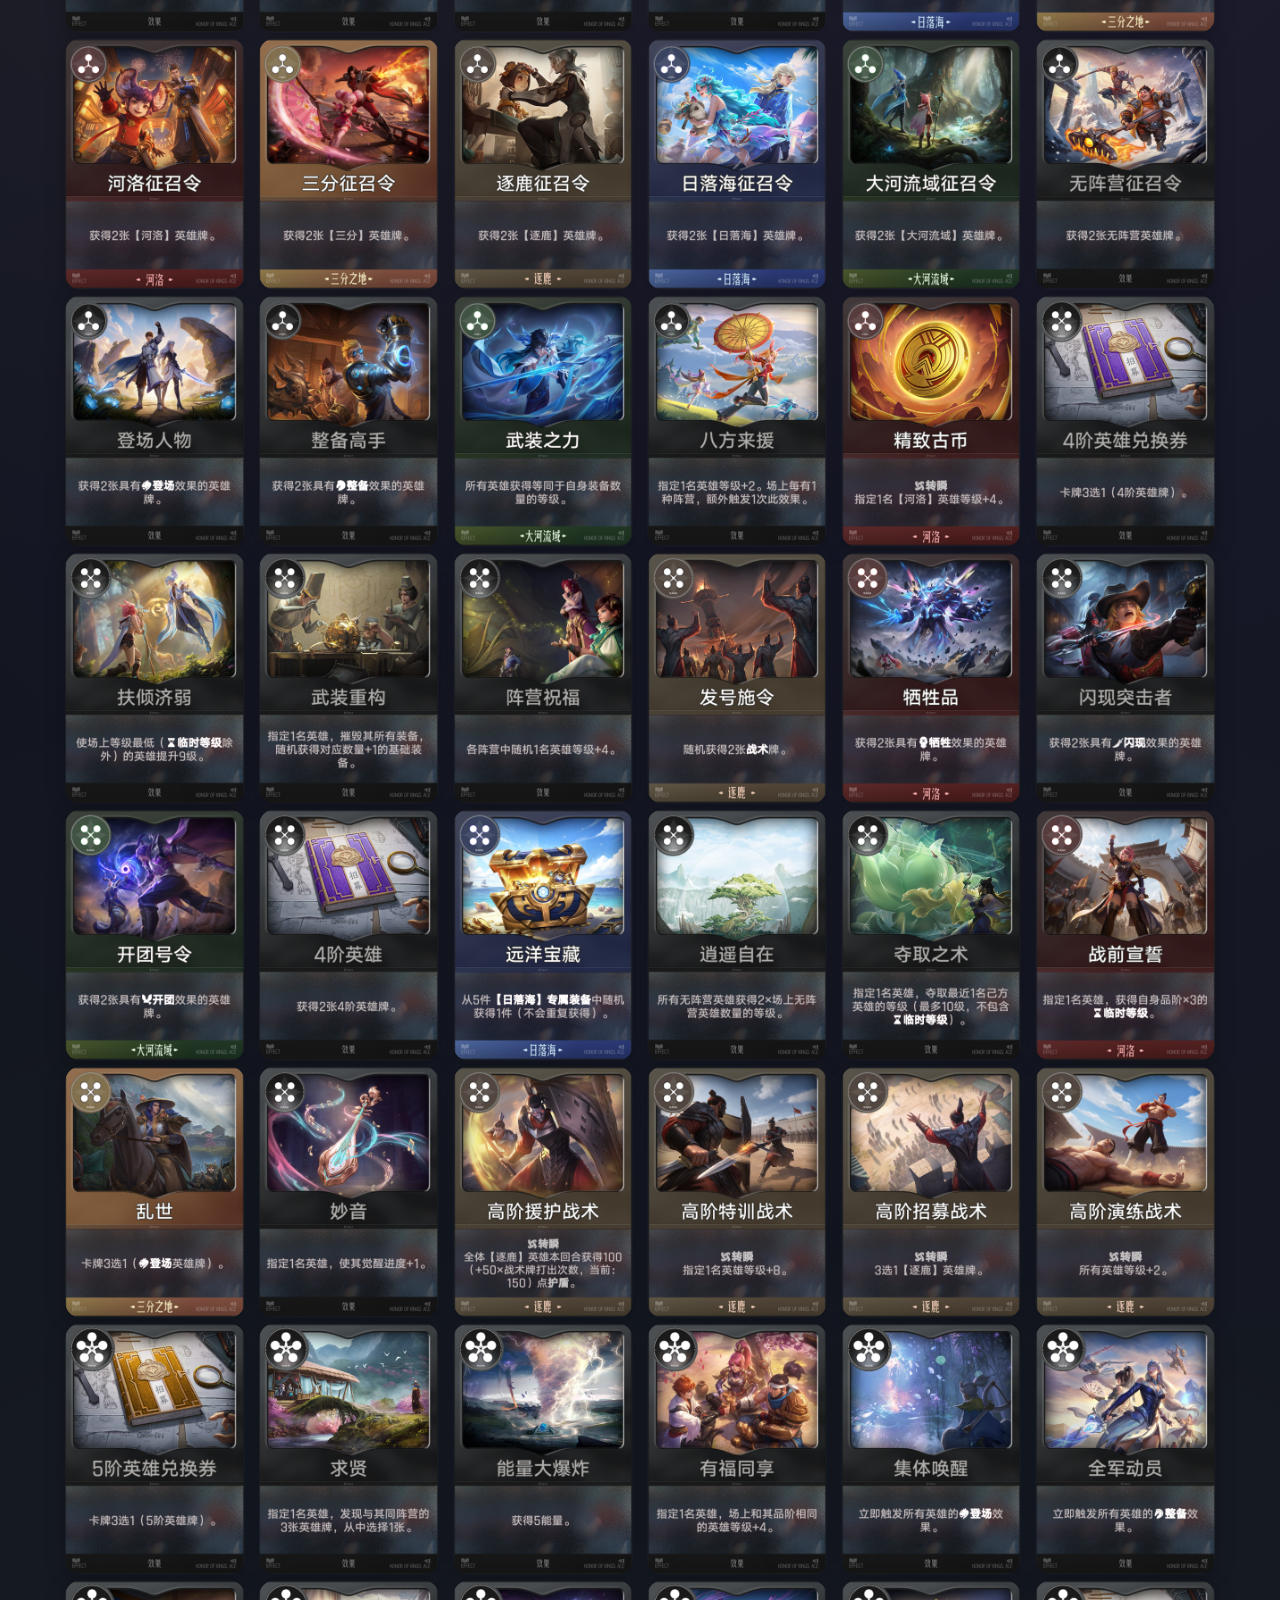
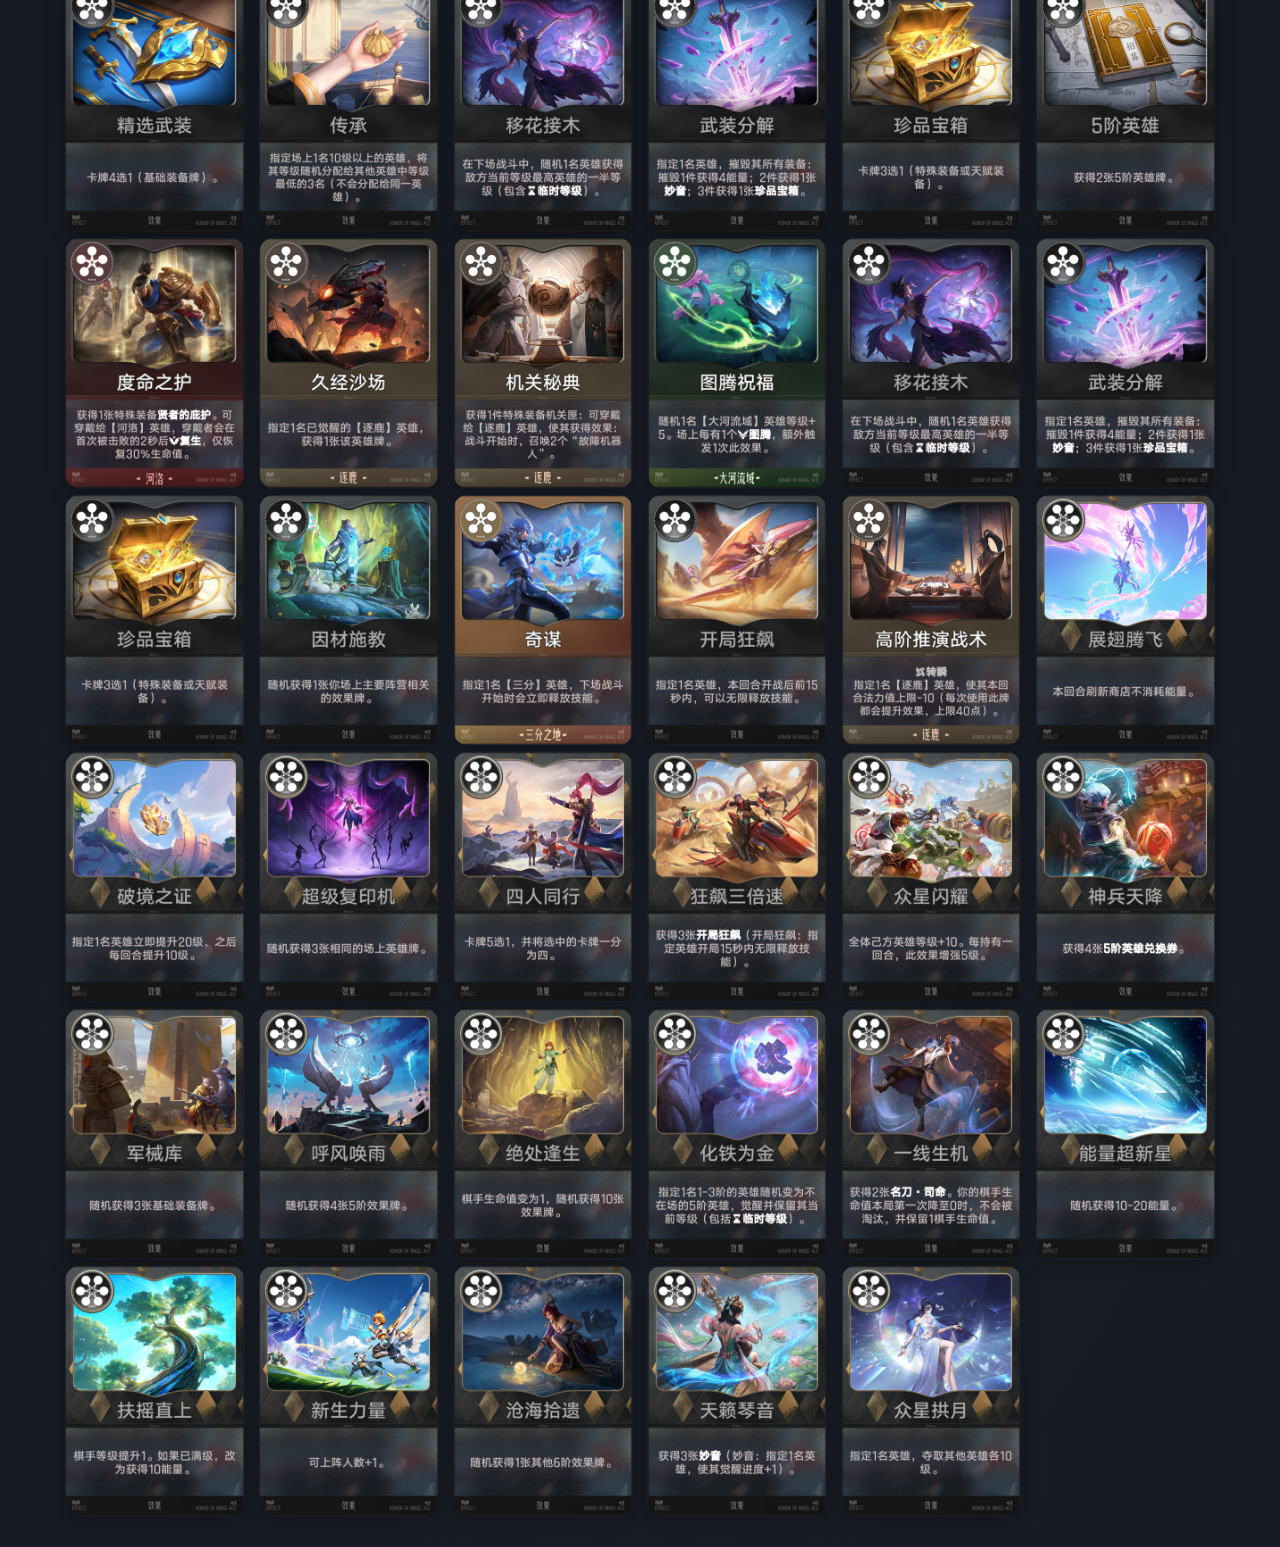
<file: effect.html>
<!DOCTYPE html>
<html lang="zh-CN">
<head>
<meta charset="UTF-8" />
<meta name="viewport" content="width=device-width, initial-scale=1.0" />
<title>效果牌</title>
<link rel="stylesheet" href="style.css" />
<link rel="stylesheet" href="effect-card.css" />
</head>
<body>

<!-- 顶部导航 -->
<div class="top-nav-wrap">
    <a href="./index.html">首页</a>
    <a href="./lineup.html">阵容大全</a>
    <a href="./player.html">棋手</a>
    <a href="./hero-card.html">英雄牌</a>
    <a href="./talent.html">天赋牌</a>
    <a href="./equip.html">装备牌</a>
    <a href="./effect.html"class="active">效果牌</a>
    <a href="./info-gap.html">信息差</a>
</div>

<div class="container">
    <div class="subtitle-tag">EFFECT CARD DATA</div>
    <h2 class="page-title">效果牌</h2>
    <div class="desc-line">万象一图诀 · 友情打造</div>

    <!-- 搜索框【通栏，和装备一模一样】 -->
    <div class="search-box">
        <svg width="20" height="20" viewBox="0 0 24 24" fill="#888e9c">
            <path d="M15.5 14h-.79l-.28-.27A6.471 6.471 0 0016 9.5 6.5 6.5 0 109.5 16c1.61 0 3.09-.59 4.23-1.57l.27.28v.79l5 4.99L20.49 19l-4.99-5zm-6 0C7.01 14 5 11.99 5 9.5S7.01 5 9.5 5 14 7.01 14 9.5 11.99 14 9.5 14z"/>
        </svg>
        <input id="effectSearchInput" type="text" placeholder="搜索名称、描述、品阶、阵营..." />
    </div>
    <!-- 筛选区 -->
    <div class="filter-wrap">
        <div class="filter-row">
            <select id="effectTierFilter" class="filter-select">
                <option value="all">全部品阶</option>
                <option value="一阶">一阶</option>
                <option value="二阶">二阶</option>
                <option value="三阶">三阶</option>
                <option value="四阶">四阶</option>
                <option value="五阶">五阶</option>
                <option value="六阶">六阶</option>
            </select>
            <select id="effectCampFilter" class="filter-select">
                <option value="all">全部阵营</option>
                <option value="三分之地">三分之地</option>
                <option value="日落海">日落海</option>
                <option value="大河流域">大河流域</option>
                <option value="河洛">河洛</option>
                <option value="逐鹿">逐鹿</option>
            </select>
        </div>
    </div>

    <!-- 效果牌列表 -->
    <div class="effect-card-grid" id="effectCardList"></div>
</div>

<!-- 详情弹窗 -->
<div class="modal" id="detailModal">
    <div class="modal-content">
        <span class="modal-close" id="closeModal">&times;</span>
        <div id="modalBody"></div>
    </div>
</div>

<script src="effect-card.js"></script>
</body>
</html>
</file>
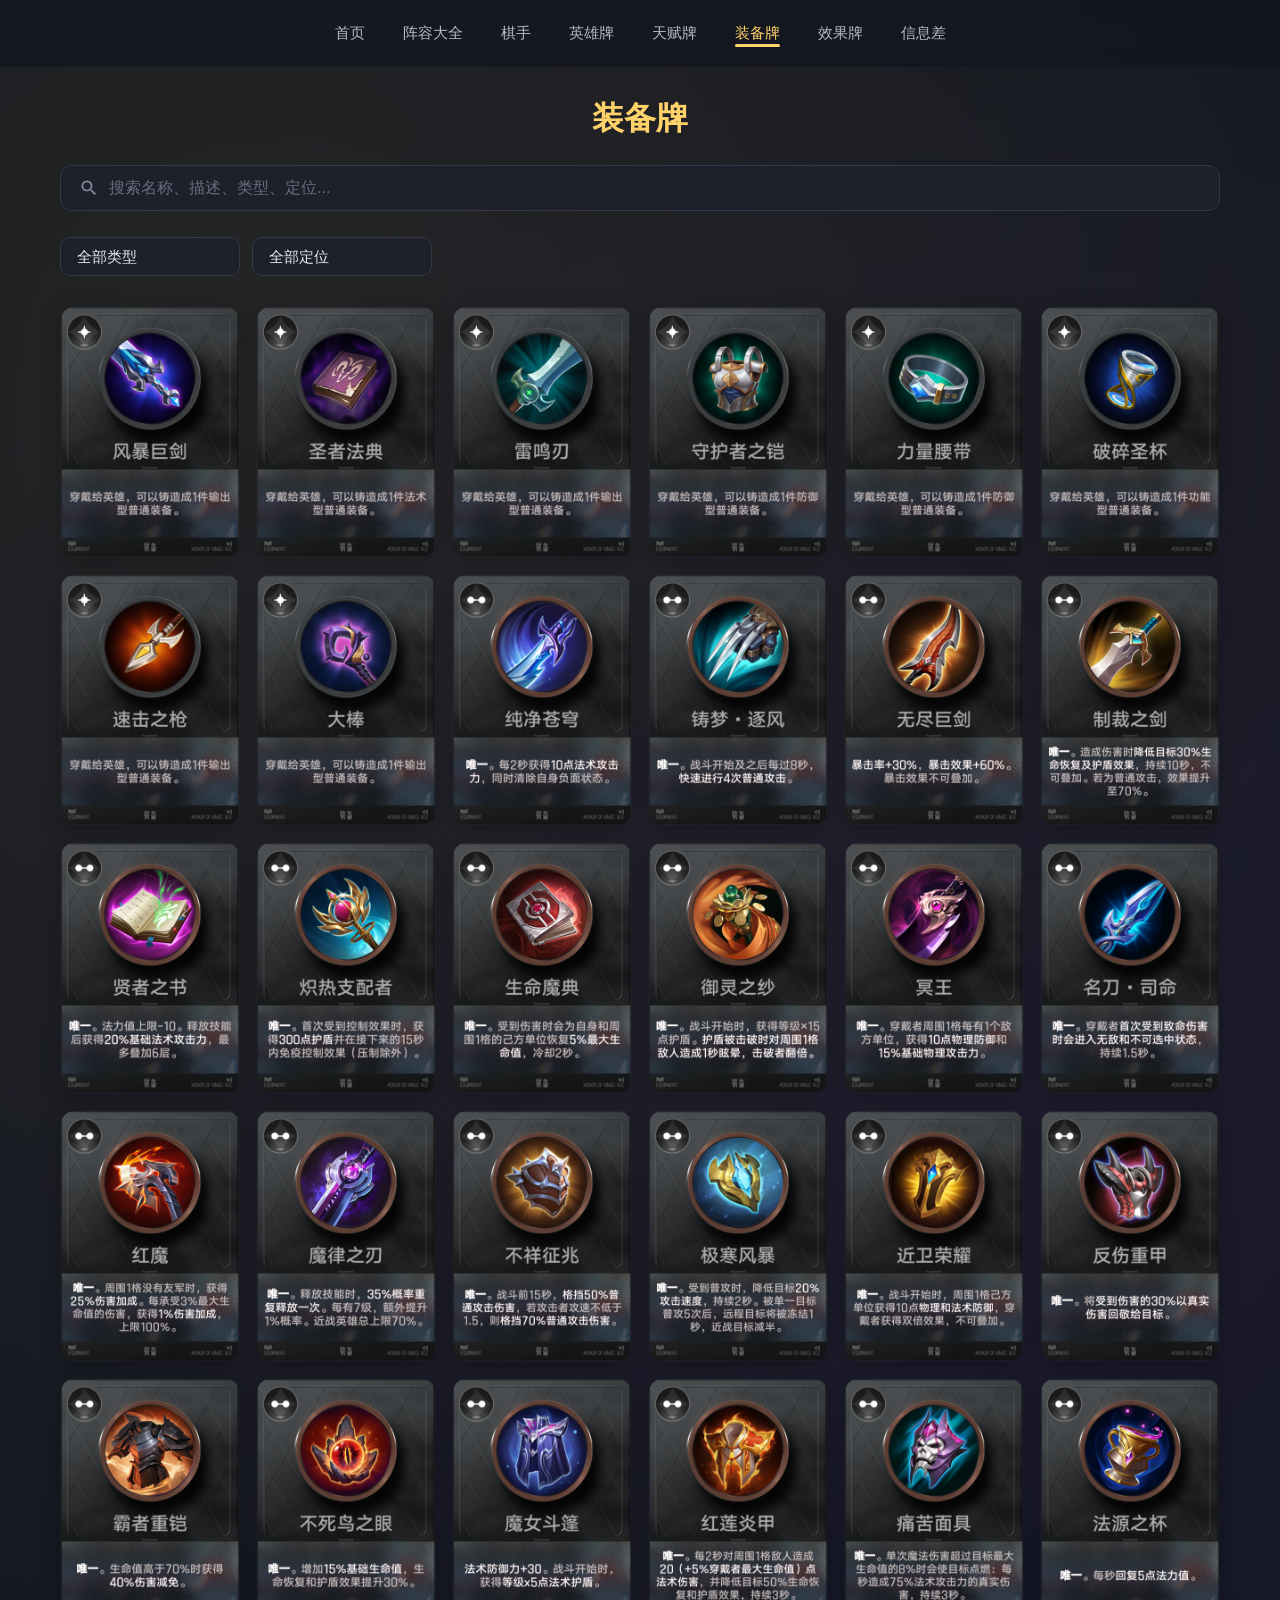
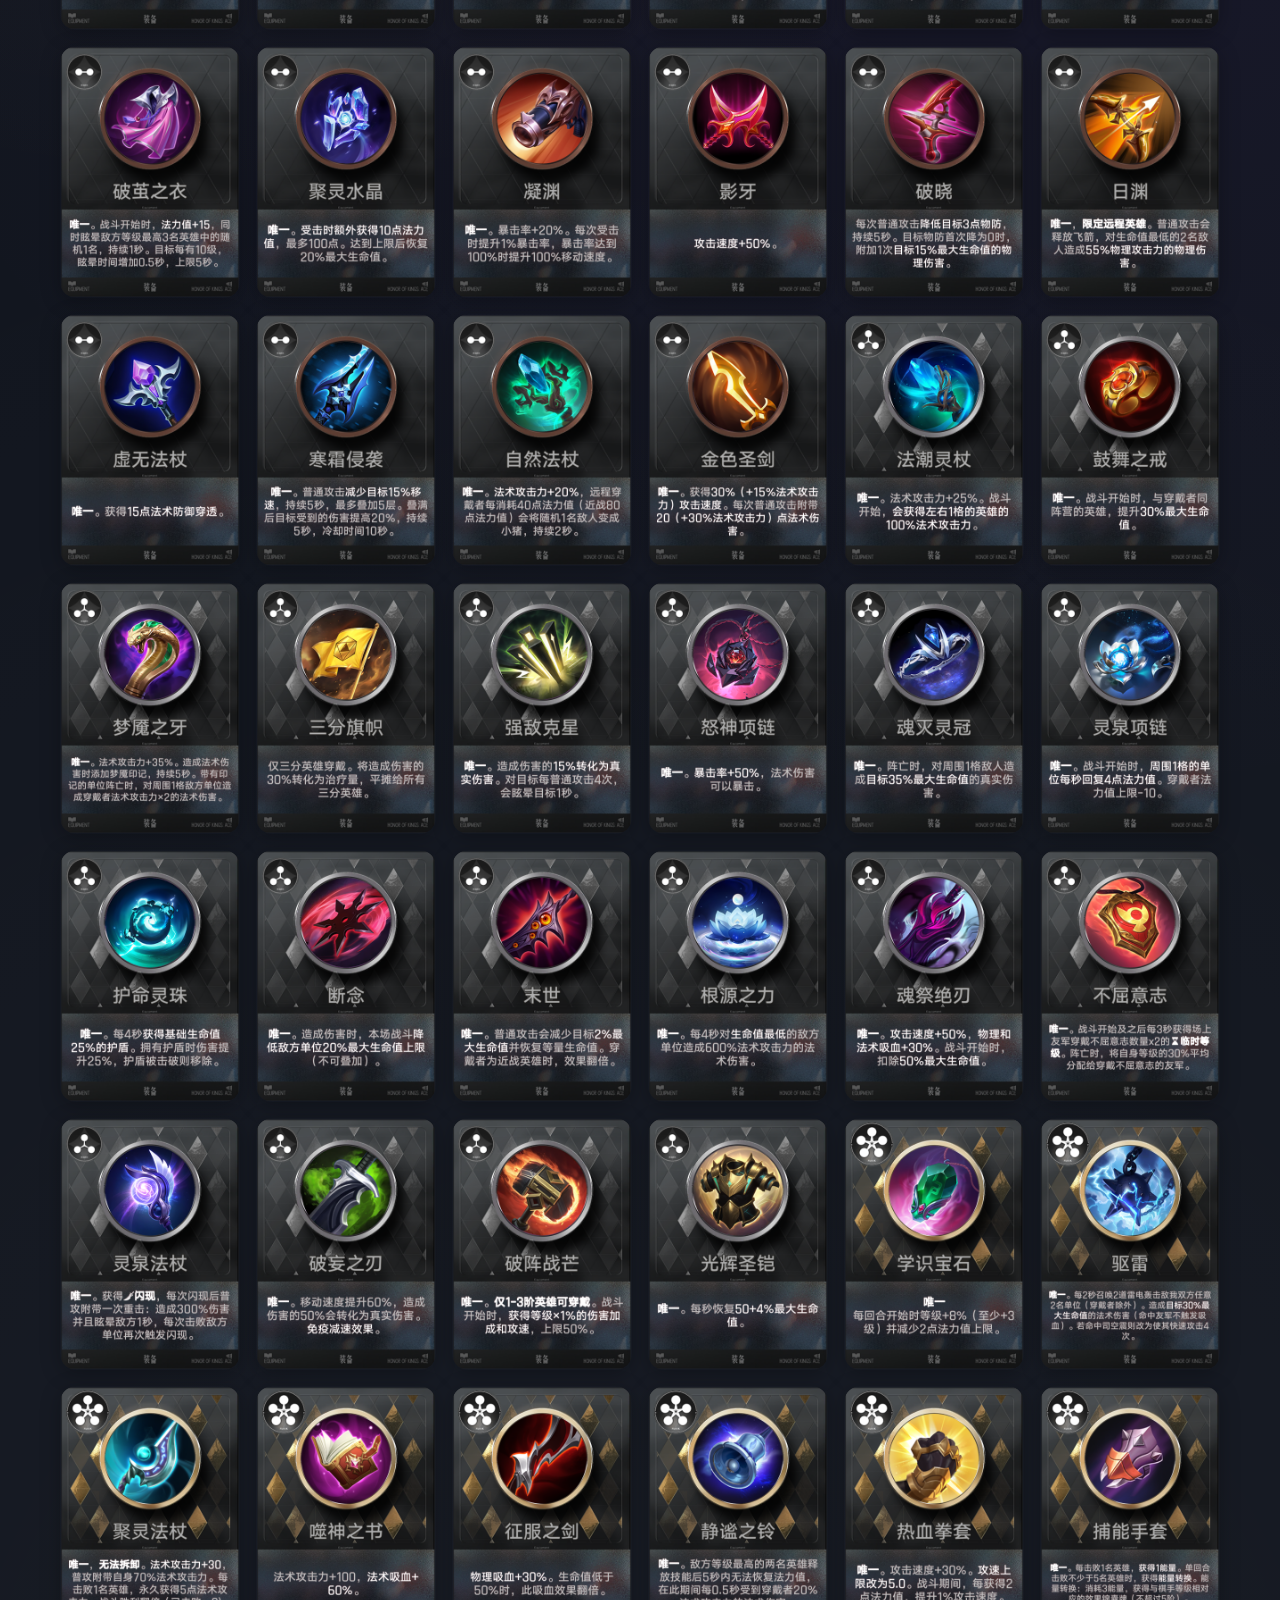
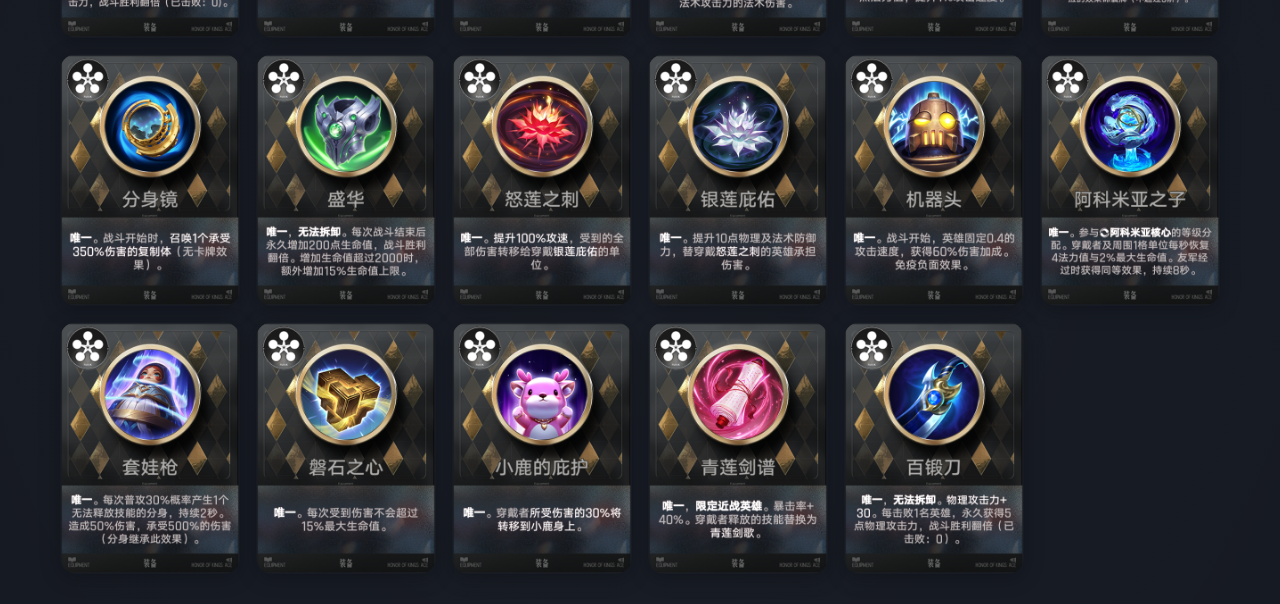
<file: equip.html>
<!DOCTYPE html>
<html lang="zh-CN">
<head>
<meta charset="UTF-8" />
<meta name="viewport" content="width=device-width, initial-scale=1.0" />
<title>装备牌</title>
<link rel="stylesheet" href="style.css" />
<link rel="stylesheet" href="equip.css" />
</head>
<body>
<!-- 顶部导航 -->
<div class="top-nav-wrap">
    <a href="./index.html">首页</a>
    <a href="./lineup.html">阵容大全</a>
    <a href="./player.html">棋手</a>
    <a href="./hero-card.html">英雄牌</a>
    <a href="./talent.html">天赋牌</a>
    <a href="./equip.html" class="active">装备牌</a>
    <a href="./effect.html">效果牌</a>
    <a href="./info-gap.html">信息差</a>
</div>
<div class="container">
    <h2 class="page-title">装备牌</h2>
    <!-- 搜索框 -->
    <div class="search-box">
        <svg width="20" height="20" viewBox="0 0 24 24" fill="#888e9c">
            <path d="M15.5 14h-.79l-.28-.27A6.471 6.471 0 0016 9.5 6.5 6.5 0 109.5 16c1.61 0 3.09-.59 4.23-1.57l.27.28v.79l5 4.99L20.49 19l-4.99-5zm-6 0C7.01 14 5 11.99 5 9.5S7.01 5 9.5 5 14 7.01 14 9.5 11.99 14 9.5 14z"/>
        </svg>
        <input id="searchInput" type="text" placeholder="搜索名称、描述、类型、定位..." />
    </div>
    <!-- 筛选区 -->
    <div class="filter-wrap">
        <div class="filter-row">
            <select id="equipTypeFilter" class="filter-select">
                <option value="all">全部类型</option>
                <option value="基础装备">基础装备</option>
                <option value="普通装备">普通装备</option>
                <option value="特殊装备">特殊装备</option>
                <option value="天赋装备">天赋装备</option>
            </select>
            <select id="equipPosFilter" class="filter-select">
                <option value="all">全部定位</option>
                <option value="物理装备">物理装备</option>
                <option value="法术装备">法术装备</option>
                <option value="通用装备">通用装备</option>
                <option value="防御装备">防御装备</option>
            </select>
        </div>
    </div>
    <!-- 装备牌列表 -->
    <div class="equip-card-grid" id="equipCardList"></div>
</div>
<!-- 详情弹窗 -->
<div class="modal" id="detailModal">
    <div class="modal-content">
        <span class="modal-close" id="closeModal">&times;</span>
        <div id="modalBody"></div>
    </div>
</div>
<script src="equip.js"></script>
</body>
</html>
</file>
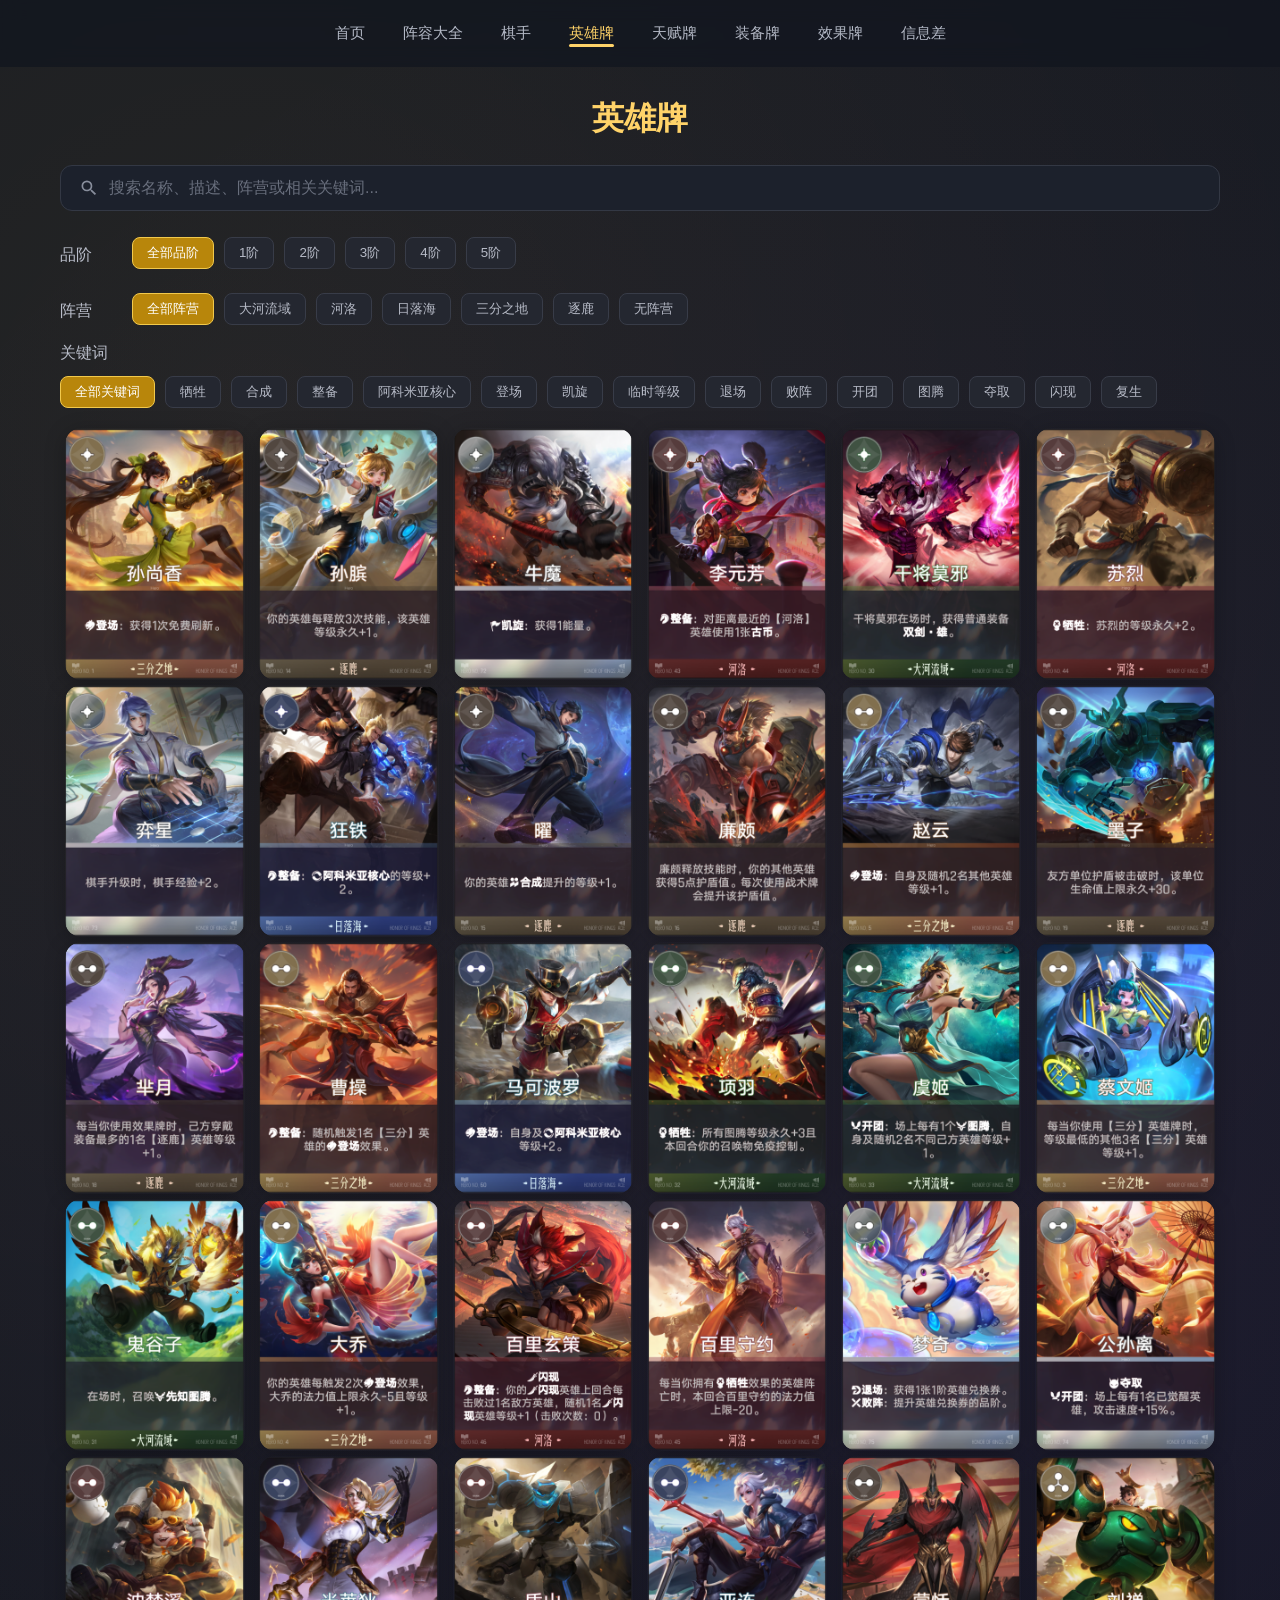
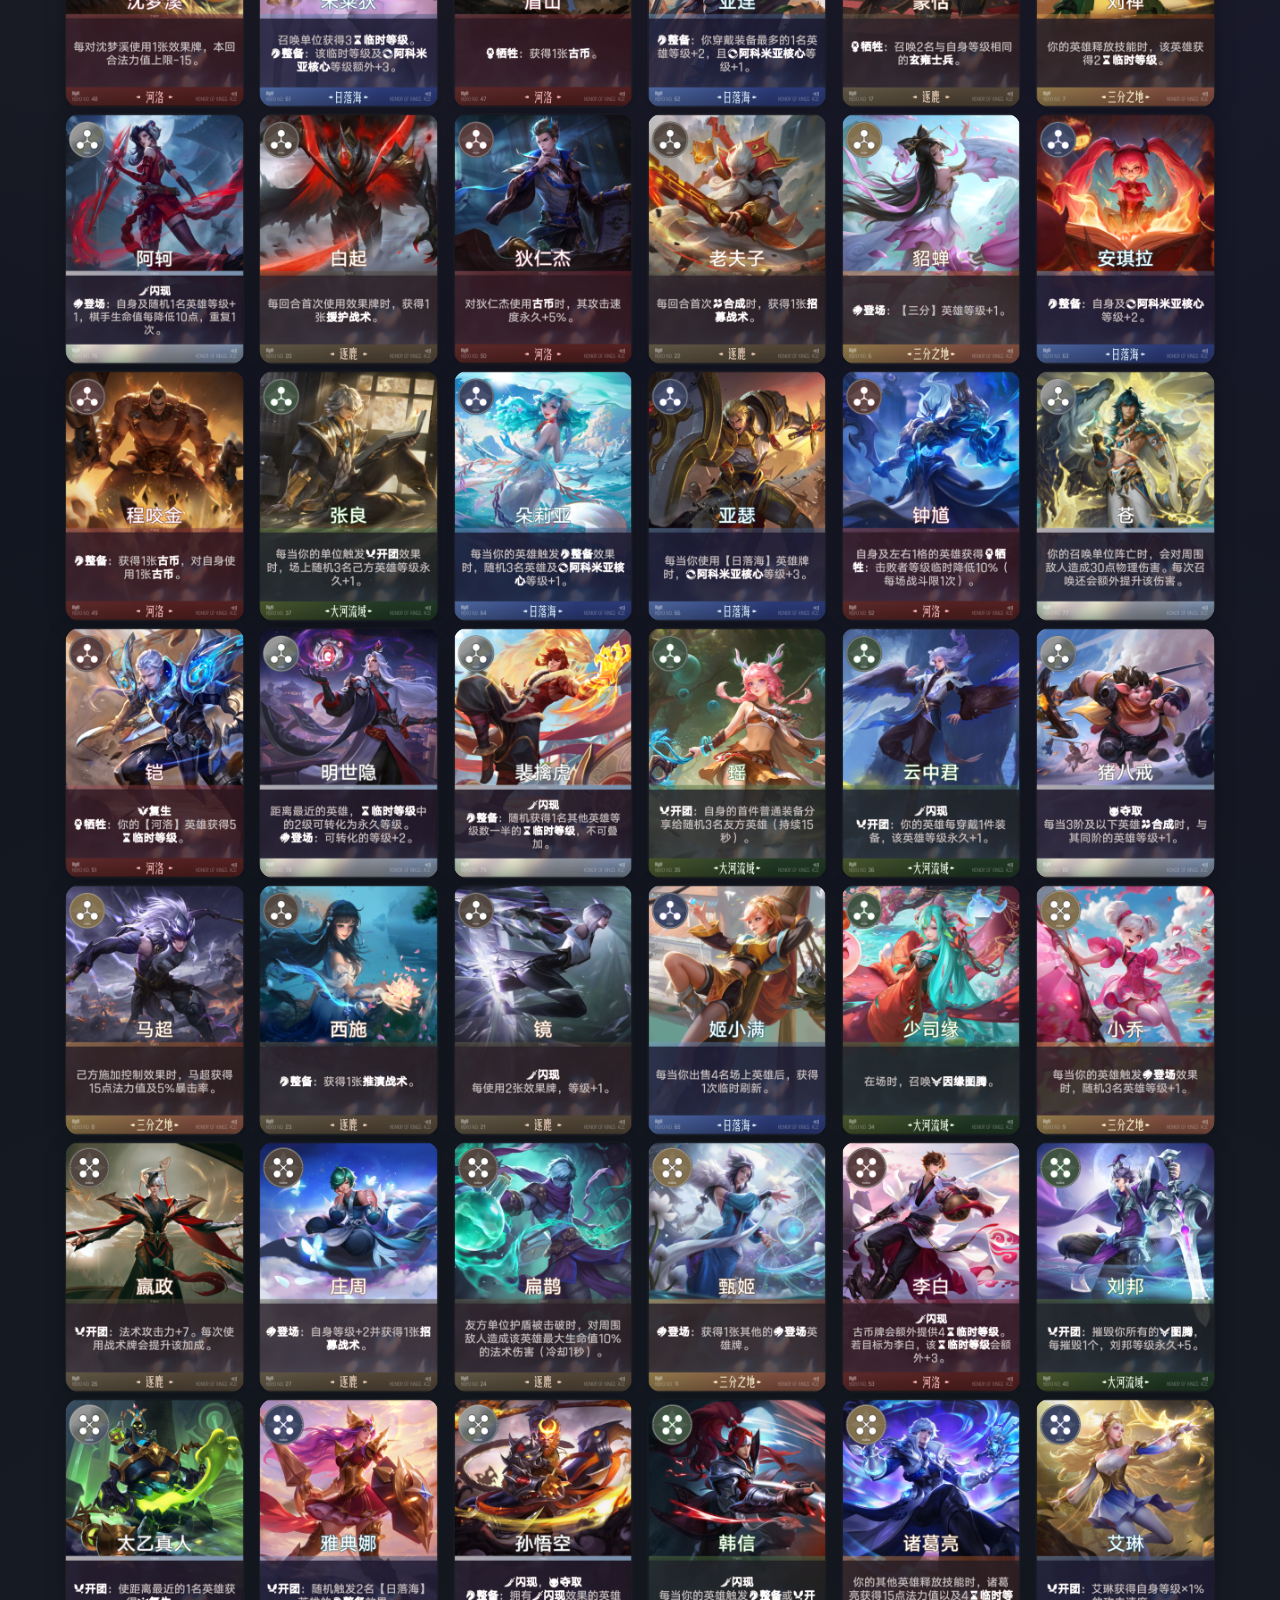
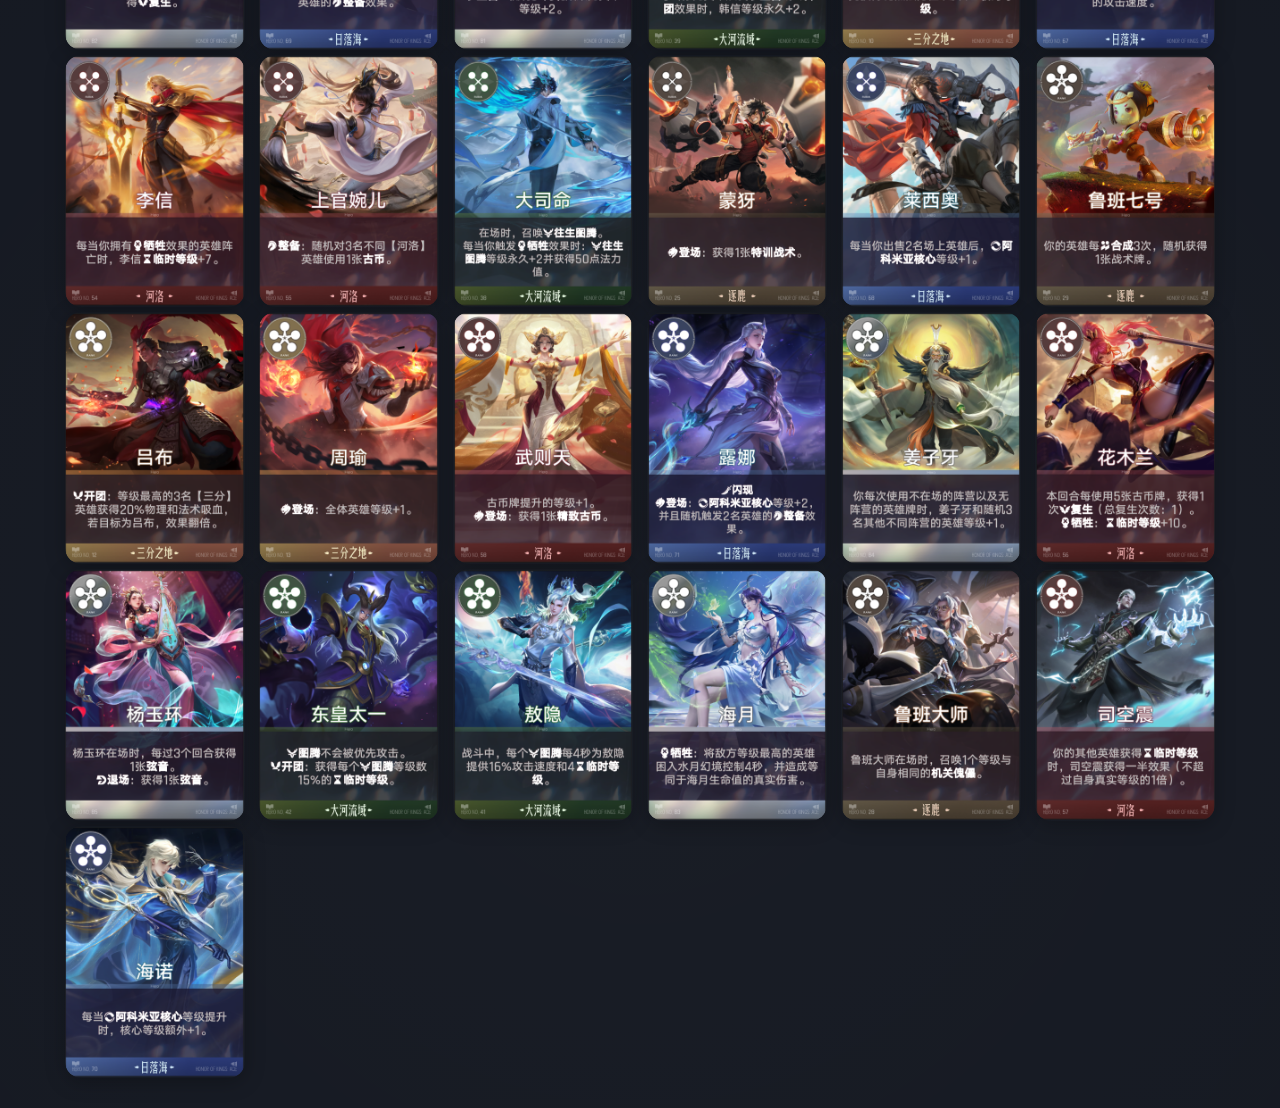
<file: hero-card.html>
<!DOCTYPE html>
<html lang="zh-CN">
<head>
<meta charset="UTF-8" />
<meta name="viewport" content="width=device-width, initial-scale=1.0" />
<title>英雄牌</title>
<link rel="stylesheet" href="style.css" />
<link rel="stylesheet" href="hero-card.css" />
</head>
<body>
<!-- 顶部导航 -->
<div class="top-nav-wrap">
    <a href="./index.html">首页</a>
    <a href="./lineup.html">阵容大全</a>
    <a href="./player.html">棋手</a>
    <a href="./hero-card.html" class="active">英雄牌</a>
    <a href="./talent.html">天赋牌</a>
    <a href="./equip.html">装备牌</a>
    <a href="./effect.html">效果牌</a>
    <a href="./info-gap.html">信息差</a>
</div>
<div class="container">
    <h2 class="page-title">英雄牌</h2>
    <!-- 搜索框 -->
    <div class="search-box">
        <svg width="20" height="20" viewBox="0 0 24 24" fill="#888e9c">
            <path d="M15.5 14h-.79l-.28-.27A6.471 6.471 0 0016 9.5 6.5 6.5 0 109.5 16c1.61 0 3.09-.59 4.23-1.57l.27.28v.79l5 4.99L20.49 19l-4.99-5zm-6 0C7.01 14 5 11.99 5 9.5S7.01 5 9.5 5 14 7.01 14 9.5 11.99 14 9.5 14z"/>
        </svg>
        <input id="searchInput" type="text" placeholder="搜索名称、描述、阵营或相关关键词..." />
    </div>
    <!-- 筛选区：改成横向标签，和阵容大全UI统一 -->
    <div class="filter-wrap">
        <!-- 品阶 -->
        <div class="filter-row">
            <span class="filter-label">品阶</span>
            <div class="filter-btn-group" data-filter="stage">
                <button class="filter-btn active" data-val="all">全部品阶</button>
                <button class="filter-btn" data-val="1">1阶</button>
                <button class="filter-btn" data-val="2">2阶</button>
                <button class="filter-btn" data-val="3">3阶</button>
                <button class="filter-btn" data-val="4">4阶</button>
                <button class="filter-btn" data-val="5">5阶</button>
            </div>
        </div>
        <!-- 阵营 -->
        <div class="filter-row">
            <span class="filter-label">阵营</span>
            <div class="filter-btn-group" data-filter="camp">
                <button class="filter-btn active" data-val="all">全部阵营</button>
                <button class="filter-btn" data-val="大河流域">大河流域</button>
                <button class="filter-btn" data-val="河洛">河洛</button>
                <button class="filter-btn" data-val="日落海">日落海</button>
                <button class="filter-btn" data-val="三分之地">三分之地</button>
                <button class="filter-btn" data-val="逐鹿">逐鹿</button>
                <button class="filter-btn" data-val="无阵营">无阵营</button>
            </div>
        </div>
        <!-- 关键词 -->
        <div class="filter-row">
            <span class="filter-label">关键词</span>
            <div class="filter-btn-group" data-filter="keyword">
                <button class="filter-btn active" data-val="all">全部关键词</button>
                <button class="filter-btn" data-val="牺牲">牺牲</button>
                <button class="filter-btn" data-val="合成">合成</button>
                <button class="filter-btn" data-val="整备">整备</button>
                <button class="filter-btn" data-val="阿科米亚核心">阿科米亚核心</button>
                <button class="filter-btn" data-val="登场">登场</button>
                <button class="filter-btn" data-val="凯旋">凯旋</button>
                <button class="filter-btn" data-val="临时等级">临时等级</button>
                <button class="filter-btn" data-val="退场">退场</button>
                <button class="filter-btn" data-val="败阵">败阵</button>
                <button class="filter-btn" data-val="开团">开团</button>
                <button class="filter-btn" data-val="图腾">图腾</button>
                <button class="filter-btn" data-val="夺取">夺取</button>
                <button class="filter-btn" data-val="闪现">闪现</button>
                <button class="filter-btn" data-val="复生">复生</button>
            </div>
        </div>
    </div>
    <!-- 英雄牌列表 -->
    <div class="hero-card-grid" id="heroCardList"></div>
</div>
<!-- 详情弹窗 -->
<div class="modal" id="detailModal">
    <div class="modal-content">
        <span class="modal-close" id="closeModal">&times;</span>
        <div id="modalBody"></div>
    </div>
</div>
<script src="hero-card.js"></script>
</body>
</html>
</file>
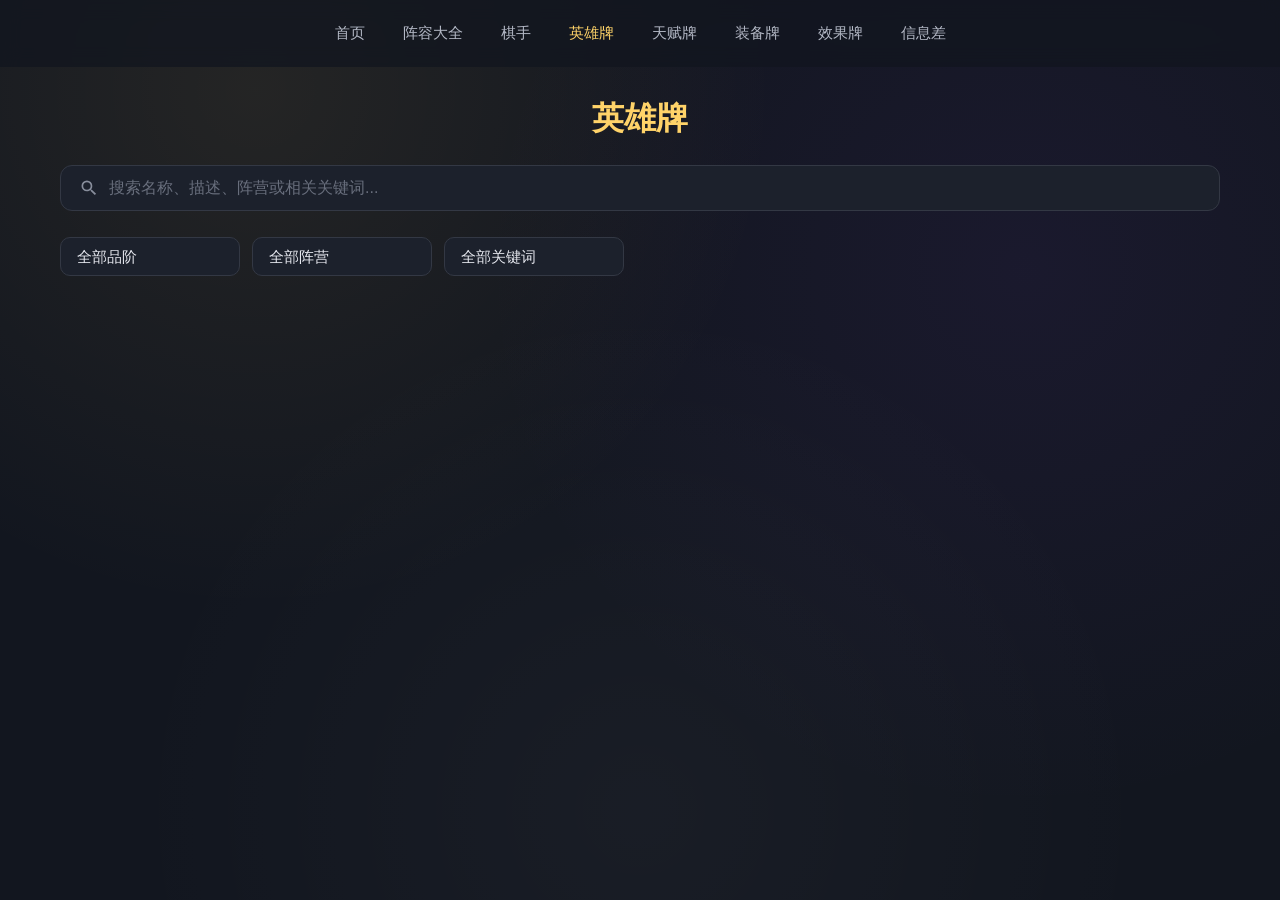
<file: heroes.html>
<!DOCTYPE html>
<html lang="zh-CN">
<head>
<meta charset="UTF-8" />
<meta name="viewport" content="width=device-width, initial-scale=1.0" />
<title>英雄牌</title>
<link rel="stylesheet" href="style.css" />
<link rel="stylesheet" href="heroescard.css" />
</head>
<body>

<!-- 顶部导航 -->
<div class="top-nav-wrap">
    <a href="./index.html">首页</a>
    <a href="./lineup.html">阵容大全</a>
    <a href="./player.html">棋手</a>
    <a href="./heroes.html" class="active">英雄牌</a>
    <a href="./talent.html">天赋牌</a>
    <a href="./equip.html">装备牌</a>
    <a href="./effect.html">效果牌</a>
    <a href="./info-gap.html">信息差</a>
</div>

<div class="container">
    <h2 class="page-title">英雄牌</h2>

    <!-- 搜索框 -->
    <div class="search-box">
        <svg width="20" height="20" viewBox="0 0 24 24" fill="#888e9c">
            <path d="M15.5 14h-.79l-.28-.27A6.471 6.471 0 0016 9.5 6.5 6.5 0 109.5 16c1.61 0 3.09-.59 4.23-1.57l.27.28v.79l5 4.99L20.49 19l-4.99-5zm-6 0C7.01 14 5 11.99 5 9.5S7.01 5 9.5 5 14 7.01 14 9.5 11.99 14 9.5 14z"/>
        </svg>
        <input id="searchInput" type="text" placeholder="搜索名称、描述、阵营或相关关键词..." />
    </div>

    <!-- 筛选区 -->
    <div class="filter-wrap">
        <div class="filter-row">
            <select id="stageFilter" class="filter-select">
                <option value="all">全部品阶</option>
                <option value="1">1阶</option>
                <option value="2">2阶</option>
                <option value="3">3阶</option>
                <option value="4">4阶</option>
                <option value="5">5阶</option>
            </select>

            <select id="campFilter" class="filter-select">
                <option value="all">全部阵营</option>
                <option value="大河流域">大河流域</option>
                <option value="河洛">河洛</option>
                <option value="日落海">日落海</option>
                <option value="三分之地">三分之地</option>
                <option value="逐鹿">逐鹿</option>
                <option value="无阵营">无阵营</option>
            </select>

            <select id="keywordFilter" class="filter-select">
                <option value="all">全部关键词</option>
                <option value="牺牲">牺牲</option>
                <option value="合成">合成</option>
                <option value="整备">整备</option>
                <option value="阿科米亚核心">阿科米亚核心</option>
                <option value="登场">登场</option>
                <option value="凯旋">凯旋</option>
                <option value="临时等级">临时等级</option>
                <option value="退场">退场</option>
                <option value="败阵">败阵</option>
                <option value="开团">开团</option>
                <option value="图腾">图腾</option>
                <option value="夺取">夺取</option>
                <option value="闪现">闪现</option>
                <option value="复生">复生</option>
            </select>
        </div>
    </div>

    <!-- 英雄牌列表 -->
    <div class="hero-card-grid" id="heroCardList"></div>
</div>

<!-- 详情弹窗 -->
<div class="modal" id="detailModal">
    <div class="modal-content">
        <span class="modal-close" id="closeModal">&times;</span>
        <div id="modalBody"></div>
    </div>
</div>

<script src="app.js"></script>
</body>
</html>
</file>
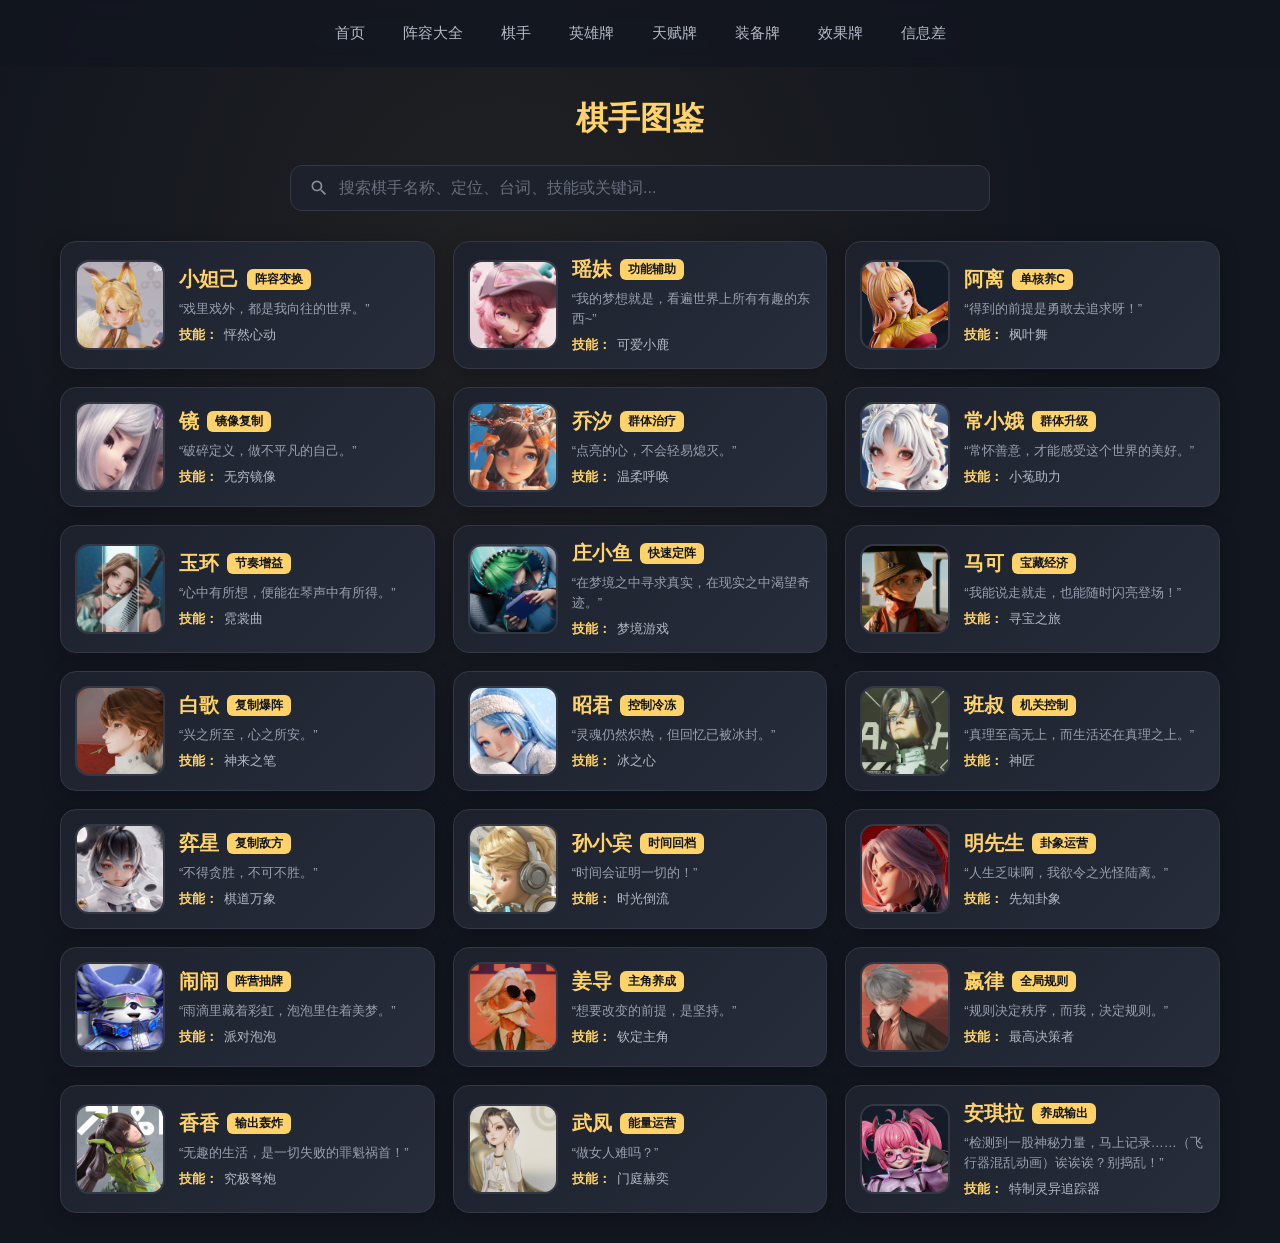
<file: player.html>
<!DOCTYPE html>
<html lang="zh-CN">
<head>
    <meta charset="UTF-8">
    <meta name="viewport" content="width=device-width, initial-scale=1.0">
    <title>棋手 | 王者万象棋 - 万象一图诀</title>
    <base href="./">
    <style>
        * {
            margin: 0;
            padding: 0;
            box-sizing: border-box;
            font-family: "PingFang SC", "Microsoft YaHei", sans-serif;
        }

        body {
            background-color: #12161f;
            color: #e6e8ef;
            background-image: radial-gradient(circle at 40% 20%, rgba(204, 164, 79, 0.08), transparent 45%);
            min-height: 100vh;
        }

        /* 顶部导航 */
        .top-nav-wrap {
            display: flex;
            align-items: center;
            justify-content: center;
            gap: 6px;
            padding: 16px 20px;
            background-color: rgba(18, 22, 31, 0.75);
            backdrop-filter: blur(10px);
            position: sticky;
            top: 0;
            z-index: 99;
        }

        .top-nav-wrap a {
            text-decoration: none;
            color: #b4b9c6;
            padding: 8px 16px;
            border-radius: 8px;
            font-size: 15px;
            transition: all 0.2s;
        }

        .top-nav-wrap a:hover {
            color: #ffd369;
            background-color: rgba(255, 211, 105, 0.08);
        }

        .top-nav-wrap a.active {
            color: #ffd369;
        }

        .container {
            max-width: 1200px;
            margin: 0 auto;
            padding: 30px 20px;
        }

        .page-title {
            font-size: 32px;
            text-align: center;
            margin-bottom: 24px;
            color: #ffd369;
        }

        /* 搜索框 */
        .search-box {
            display: flex;
            align-items: center;
            width: min(700px, 100%);
            margin: 0 auto 30px;
            background: #1c212c;
            border: 1px solid #333844;
            border-radius: 12px;
            padding: 12px 18px;
        }

        .search-box input {
            flex: 1;
            background: transparent;
            border: none;
            outline: none;
            color: #e6e8ef;
            font-size: 16px;
            padding-left: 10px;
        }

        .search-box input::placeholder {
            color: #686e7c;
        }

        /* 棋手网格 */
        .player-grid {
            display: grid;
            grid-template-columns: repeat(auto-fill, minmax(340px, 1fr));
            gap: 18px;
        }

        /* 参考图风格卡片 */
        .player-card {
            background: linear-gradient(135deg, #1c212c 0%, #272d3b 100%);
            border: 1px solid #333844;
            border-radius: 16px;
            overflow: hidden;
            transition: 0.3s;
            cursor: pointer;
            position: relative;
            display: flex;
            align-items: center;
            gap: 14px;
            padding: 14px;
            box-shadow: 0 4px 20px rgba(0, 0, 0, 0.25);
        }

        .player-card::before {
            content: "";
            position: absolute;
            left: 0;
            top: 0;
            width: 4px;
            height: 100%;
            background: linear-gradient(180deg, #ffd369, #ff9f43);
            opacity: 0;
            transition: 0.3s;
        }

        .player-card:hover {
            border-color: rgba(255, 211, 105, 0.5);
            transform: translateY(-4px);
            box-shadow: 0 8px 30px rgba(255, 211, 105, 0.15);
        }

        .player-card:hover::before {
            opacity: 1;
        }

        /* 头像区 */
        .card-avatar {
            width: 90px;
            height: 90px;
            border-radius: 14px;
            overflow: hidden;
            flex-shrink: 0;
            border: 2px solid #333844;
            background: #0f1218;
            position: relative;
        }

        .card-avatar img {
            width: 100%;
            height: 100%;
            object-fit: cover;
            display: block;
        }

        .card-avatar .avatar-placeholder {
            width: 100%;
            height: 100%;
            display: flex;
            align-items: center;
            justify-content: center;
            font-size: 36px;
            color: #ffd369;
            background: linear-gradient(135deg, #2a2f3c, #171a23);
        }

        /* 文字区 */
        .card-info {
            flex: 1;
            min-width: 0;
        }

        .card-name-row {
            display: flex;
            align-items: center;
            gap: 8px;
            margin-bottom: 6px;
        }

        .card-name {
            font-size: 20px;
            font-weight: 700;
            color: #ffd369;
        }

        .card-role-tag {
            padding: 2px 8px;
            border-radius: 6px;
            font-size: 12px;
            color: #12161f;
            background: #ffd369;
            font-weight: 700;
            white-space: nowrap;
        }

        .card-quote {
            font-size: 13px;
            color: #9aa0b0;
            line-height: 1.5;
            margin-bottom: 8px;
            display: -webkit-box;
            -webkit-line-clamp: 2;
            -webkit-box-orient: vertical;
            overflow: hidden;
        }

        .card-skill {
            font-size: 13px;
            color: #c8cdd8;
            display: flex;
            align-items: center;
            gap: 6px;
            flex-wrap: wrap;
        }

        .card-skill-label {
            color: #ffd369;
            font-weight: 700;
        }

        .card-skill-text {
            color: #b4b9c6;
        }

        /* 弹窗 */
        .modal {
            position: fixed;
            inset: 0;
            background: rgba(0, 0, 0, 0.78);
            display: none;
            align-items: center;
            justify-content: center;
            z-index: 999;
            padding: 20px;
            backdrop-filter: blur(4px);
        }

        .modal-content {
            width: min(820px, 100%);
            background: #181c26;
            border: 1px solid #333844;
            border-radius: 20px;
            max-height: 86vh;
            overflow-y: auto;
            padding: 32px;
            box-shadow: 0 20px 60px rgba(0, 0, 0, 0.5);
        }

        .modal-close {
            float: right;
            color: #888;
            font-size: 26px;
            cursor: pointer;
            transition: 0.2s;
        }

        .modal-close:hover {
            color: #ffd369;
        }

        .modal h2 {
            color: #ffd369;
            margin-bottom: 10px;
            font-size: 26px;
        }

        .modal-quote {
            color: #9aa0b0;
            font-style: italic;
            margin-bottom: 20px;
            font-size: 14px;
        }

        .modal-role {
            display: inline-block;
            padding: 4px 10px;
            background: #ffd369;
            color: #12161f;
            border-radius: 8px;
            font-weight: 700;
            font-size: 13px;
            margin-bottom: 18px;
        }

        .modal-block {
            margin: 16px 0;
            background: #1c212c;
            border: 1px solid #282d38;
            border-radius: 14px;
            padding: 16px 18px;
        }

        .modal-block h4 {
            color: #ffd369;
            margin-bottom: 8px;
            font-size: 15px;
            display: flex;
            align-items: center;
            gap: 8px;
        }

        .modal-block h4::before {
            content: "";
            width: 3px;
            height: 14px;
            background: #ffd369;
            border-radius: 2px;
        }

        .modal-block p {
            color: #b4b9c6;
            line-height: 1.8;
            font-size: 14px;
        }

        .derived-grid {
            display: grid;
            grid-template-columns: repeat(auto-fill, minmax(240px, 1fr));
            gap: 10px;
            margin-top: 10px;
        }

        .derived-item {
            background: #242a37;
            border: 1px solid #2f3544;
            border-radius: 10px;
            padding: 10px 12px;
        }

        .derived-item .tag {
            display: inline-block;
            padding: 2px 6px;
            background: rgba(255, 211, 105, 0.14);
            color: #ffd369;
            border-radius: 4px;
            margin-bottom: 6px;
            font-size: 12px;
        }

        .derived-item p {
            color: #b4b9c6;
            line-height: 1.6;
            font-size: 13px;
        }

        /* 滚动条美化 */
        .modal-content::-webkit-scrollbar,
        .player-grid::-webkit-scrollbar {
            width: 8px;
        }

        .modal-content::-webkit-scrollbar-thumb,
        .player-grid::-webkit-scrollbar-thumb {
            background: #333844;
            border-radius: 4px;
        }

        .modal-content::-webkit-scrollbar-thumb:hover,
        .player-grid::-webkit-scrollbar-thumb:hover {
            background: #ffd369;
        }
    </style>
</head>
<body>
    <!-- 导航 -->
    <div class="top-nav-wrap">
        <a href="./index.html">首页</a>
        <a href="./lineup.html">阵容大全</a>
        <a href="./player.html">棋手</a>
        <a href="./hero-card.html">英雄牌</a>
        <a href="./talent.html">天赋牌</a>
        <a href="./equip.html">装备牌</a>
        <a href="./effect.html">效果牌</a>
        <a href="./info-gap.html">信息差</a>
    </div>

    <div class="container">
        <h2 class="page-title">棋手图鉴</h2>

        <div class="search-box">
            <svg width="20" height="20" viewBox="0 0 24 24" fill="#888e9c">
                <path d="M15.5 14h-.79l-.28-.27A6.471 6.471 0 0016 9.5 6.5 6.5 0 109.5 16c1.61 0 3.09-.59 4.23-1.57l.27.28v.79l5 4.99L20.49 19l-4.99-5zm-6 0C7.01 14 5 11.99 5 9.5S7.01 5 9.5 5 14 7.01 14 9.5 11.99 14 9.5 14z"/>
            </svg>
            <input id="searchInput" type="text" placeholder="搜索棋手名称、定位、台词、技能或关键词...">
        </div>

        <div class="player-grid" id="playerGrid"></div>
    </div>

    <!-- 详情弹窗 -->
    <div class="modal" id="detailModal">
        <div class="modal-content">
            <span class="modal-close" id="closeModal">&times;</span>
            <div id="modalBody"></div>
        </div>
    </div>

<script>
const playerList = [
    {
        name: "小妲己",
        role: "阵容变换",
        quote: "戏里戏外，都是我向往的世界。",
        avatar: "./images/players/xiaodaji.png",
        skill: { name: "怦然心动", desc: "每购买4张牌，小妲己随机获得1张效果牌。" },
        secret: { name: "心动节拍", desc: "触发5/4/3次怦然心动，获得1张秘技牌心之引力。" },
        secretCard: { name: "心之引力", desc: "获得4次临时刷新。且这4次刷新时，商店购买消耗-1。" },
        unique: { name: "魅力无限", desc: "每回合打出的第1张效果牌会触发2次。" },
        derivedCardList: []
    },
    {
        name: "瑶妹",
        role: "功能辅助",
        quote: "我的梦想就是，看遍世界上所有有趣的东西~",
        avatar: "./images/players/yaomei.png",
        skill: { name: "可爱小鹿", desc: "游戏开始时，瑶召唤自己心爱的小鹿前来助阵，小鹿每回合等级+2，如果上回合战斗胜利，等级额外+4。" },
        secret: { name: "超绝可爱小鹿", desc: "每3个回合，获得1张秘技牌神奇小鹿。" },
        secretCard: { name: "神奇小鹿", desc: "神奇小鹿·嘲讽：开战后小鹿会在敌人之间无视碰撞地移动，每3秒嘲讽1次周围1格敌人，等级+8。神奇小鹿·重装：小鹿可以穿戴普通装备，且立即穿戴1件极寒风暴，等级+10。神奇小鹿·双生：开战时，小鹿会在附近生成1个自身的复制体。如果本局获得过5次胜利，小鹿等级+12（当前胜利次数：0）。神奇小鹿·共鸣：小鹿等级翻倍。神奇小鹿·奉献：小鹿阵亡时，会将自身等级以临时等级均分给你的英雄。" },
        unique: { name: "巨型玩偶", desc: "小鹿等级+30，并获得1件小鹿的庇护。小鹿的庇护：唯一。穿戴者所受伤害的30%将转移到小鹿身上。" },
        derivedCardList: []
    },
    {
        name: "阿离",
        role: "单核养C",
        quote: "得到的前提是勇敢去追求呀！",
        avatar: "./images/players/ali.png",
        skill: { name: "枫叶舞", desc: "使用技能，指向1名英雄，其受到最大生命值20%的伤害时将获得护盾并转移至纸伞处。" },
        secret: { name: "惊鸿游龙", desc: "枫叶舞指定的英雄击败3/7/11/15名敌方英雄，获得1张秘技牌翩跹舞步并为枫叶舞解锁1项特性（共4项）。" },
        secretCard: { name: "翩跹舞步", desc: "翩跹舞步·新生：为枫叶舞挑选1张强化牌。枫叶舞英雄每回合等级+2，且转移后恢复10%最大生命值。翩跹舞步·蓄势：为枫叶舞挑选1张强化牌。枫叶舞英雄击败敌方英雄时永久等级+1。翩跹舞步·流动：为枫叶舞挑选1张强化牌。枫叶舞英雄在转移后每击败3名敌方英雄，获得额外的1次转移次数。翩跹舞步·进化：为枫叶舞挑选1张强化牌。枫叶舞英雄获得本局击败敌方英雄数量×4点物理和法术攻击力。翩跹舞步·余韵：为枫叶舞挑选1张强化牌。" },
        unique: { name: "即刻起舞", desc: "从3个枫叶舞强化中选择1项。配套卡：落英汲取：枫叶舞英雄转移后，对1格内每个敌人造成自身最大生命值20%的法术伤害，并恢复自身（3%×敌人数量）最大生命值。枫之洪流：枫叶舞英雄在首次转移后的3秒内，可以无限释放技能。翩跹馈赠：转移后，枫叶舞英雄累积普攻15次时也会获得1次转移次数。" },
        derivedCardList: [
            { name: "枫灵涌动", desc: "转移后每秒获得15点法力值，持续4秒。" },
            { name: "红叶染锋", desc: "枫叶舞英雄离场后，其真实等级的50%会保留给下一个枫叶舞英雄，限一次。" },
            { name: "有叶新生", desc: "转移后恢复20%最大生命值。" },
            { name: "枫佑永驻", desc: "护盾量增加且持续时间变为无限。" },
            { name: "拈花一指", desc: "转移后眩晕附近的敌人2秒。" },
            { name: "红枫疾舞", desc: "转移后的4次普通攻击以最大速度进行。" },
            { name: "枫华之刃", desc: "转移后获得25%伤害加成。" },
            { name: "枫影无拘", desc: "转移后5秒内免疫受到的控制。" },
            { name: "枫舞扶摇", desc: "每回合首次转移后获得5临时等级，枫叶舞英雄本局对战每击败1名英雄，此等级额外+1。" },
            { name: "斗转星移", desc: "转移后受到当前生命值的40%的伤害，并获得15%物理与法术吸血。" },
            { name: "青叶绽蕊", desc: "指定的英雄在拥有护盾时，每击败1名英雄则恢复10%最大生命值。" },
            { name: "层林遮影", desc: "转移后7秒内不被敌人优先攻击。" },
            { name: "一叶双生", desc: "转移时在原地创造1个具有30%最大生命值，阵亡时会眩晕周围敌人的分身，分身无法攻击且被创造时嘲讽周围敌人2秒。" },
            { name: "瞬步无影", desc: "开战时获得1次转移次数。" },
            { name: "踏叶摘星", desc: "转移所需要的击败数减1。" }
        ]
    },
    {
        name: "镜",
        role: "镜像复制",
        quote: "破碎定义，做不平凡的自己。",
        avatar: "./images/players/jing.png",
        skill: { name: "无穷镜像", desc: "使用技能，获得1张镜像牌，每使用4次技能，该技能能量消耗+1。镜像：该卡牌会自动变为上一张打出的英雄牌（不能复制其他打出的镜像牌）。" },
        secret: { name: "镜像之力", desc: "使用4张镜像，获得1张秘技牌万镜。" },
        secretCard: { name: "万镜", desc: "随机复制场上4张不同的英雄牌。" },
        unique: { name: "镜花影", desc: "商店里的英雄牌在购买后会留下1个镜像复制（不计入秘技任务）。" },
        derivedCardList: []
    },
    {
        name: "乔汐",
        role: "群体治疗",
        quote: "点亮的心，不会轻易熄灭。",
        avatar: "./images/players/qiaoxi.png",
        skill: { name: "温柔呼唤", desc: "使用技能，随机获得1张2-5阶的转瞬英雄牌。" },
        secret: { name: "海的拥抱", desc: "每经过4个回合，获得1张秘技牌潮汐的交响。" },
        secretCard: { name: "潮汐的交响", desc: "场上随机5名英雄等级+8。" },
        unique: { name: "潮起潮落", desc: "战斗开始时，随机传送1个临时等级100级的英雄进入战场（不含卡牌效果），该等级每回合+40。" },
        derivedCardList: []
    },
    {
        name: "常小娥",
        role: "群体升级",
        quote: "常怀善意，才能感受这个世界的美好。",
        avatar: "./images/players/change.png",
        skill: { name: "小菟助力", desc: "使用技能，小菟随机助力1名英雄，使其等级+2。本场比赛中，小菟每助力过1次，等级提升效果+1。" },
        secret: { name: "兔飞猛进", desc: "己方英雄等级总和达到50/150/375级，获得1张秘技牌小菟送福。" },
        secretCard: { name: "小菟送福", desc: "对场上的随机4名英雄各触发1次小菟助力，使其等级+2。" },
        unique: { name: "月之特调", desc: "小菟提供等级时，每5级使其额外获得1项随机属性：15%攻速/2%物理和法术吸血/2点物理和法术防御力。且每通过小菟助力提供65级时，获得1张小菟送福。" },
        derivedCardList: []
    },
    {
        name: "玉环",
        role: "节奏增益",
        quote: "心中有所想，便能在琴声中有所得。",
        avatar: "./images/players/yuhuan.png",
        skill: { name: "霓裳曲", desc: "每打出3张非觉醒英雄牌时，玉环将根据出牌类型以不同的指法弹奏琵琶，并触发1次相应效果。轮指：使用3张相同非觉醒英雄牌：使用轮指，下个指法触发2次。扫拂：使用3张同品阶非觉醒英雄牌：使用扫拂，使场上等级最低的2名英雄获得等于棋手等级的等级。吟揉：使用3张同阵营非觉醒英雄牌：使用吟揉，获得1张随机的转瞬英雄牌。" },
        secret: { name: "自成曲调", desc: "累积弹奏6次琵琶，获得1张秘技牌惊鸿调，限2张。" },
        secretCard: { name: "惊鸿调", desc: "使用记录的前6次的指法来弹奏琵琶，并触发对应的效果（还可获得2张）。" },
        unique: { name: "余音绕梁", desc: "获得3次惊鸿调演奏次数。" },
        derivedCardList: [{ name: "绞弦", desc: "场上随机英雄等级+1。" }]
    },
    {
        name: "庄小鱼",
        role: "快速定阵",
        quote: "在梦境之中寻求真实，在现实之中渴望奇迹。",
        avatar: "./images/players/zhuangxiaoyu.png",
        skill: { name: "梦境游戏", desc: "庄小鱼升级时，会随机获得1张效果牌。" },
        secret: { name: "美梦成真", desc: "升到5级和6级，获得1张秘技牌如梦似幻。" },
        secretCard: { name: "如梦似幻", desc: "基于场上英雄、阵营（至少3名）获取一套梦幻手牌。" },
        unique: { name: "引擎升级", desc: "获得1张梦幻引擎：将商店替换为梦幻商店。若在棋手生命值≤30时战斗失败，则重复获得。梦幻引擎：根据场上的阵容，将商店替换为梦幻商店。刷新出效果牌时，其购买所需能量-1。" },
        derivedCardList: []
    },
    {
        name: "马可",
        role: "宝藏经济",
        quote: "我能说走就走，也能随时闪亮登场！",
        avatar: "./images/players/make.png",
        skill: { name: "寻宝之旅", desc: "马可每打出4张3阶及以下的英雄牌，随机获得1张宝藏牌。" },
        secret: { name: "终极宝藏", desc: "使用7张宝藏牌，获得1张秘技牌终极宝藏。" },
        secretCard: { name: "终极宝藏正是在下", desc: "随机从3个终极宝藏中选择1个。" },
        unique: { name: "瓜分宝藏", desc: "从2种英雄强化效果中选择1个。配套卡：阳光普照：战斗开始时，你的全体英雄获得0.7%×已打出宝藏牌数量的伤害提升。重点照顾：战斗开始时，你的人数最多的同品阶英雄获得1%×已打出宝藏牌数量的伤害提升。" },
        derivedCardList: [
            { name: "红笺锦鲤符", desc: "指定1名英雄等级+4。" },
            { name: "狼牙部落的图腾雕像", desc: "抽取1张3阶及以下的英雄牌。" },
            { name: "沙海甘泉", desc: "获得1能量。" },
            { name: "人鱼之泪", desc: "随机获得1张效果牌。" },
            { name: "神树彩陶", desc: "场上随机4名英雄等级+2。" },
            { name: "冰曜宝石镜", desc: "随机获得手牌中1张非觉醒英雄牌的复制。" },
            { name: "马可的随身信物", desc: "随机获得4张效果牌。" },
            { name: "马可的时差信笺", desc: "随机获得2张宝藏牌。" },
            { name: "马可的魅力飞吻", desc: "全体英雄等级+10。" },
            { name: "马可的限量亲签", desc: "获得4能量，1张装备牌。" },
            { name: "马可的吸睛自拍", desc: "随机获得3张不同的场上英雄牌。" },
            { name: "马可的招牌微笑", desc: "永久强化1张随机宝藏牌，并立即获得1张。" }
        ]
    },
    {
        name: "白歌",
        role: "复制爆阵",
        quote: "兴之所至，心之所安。",
        avatar:"./images/players/baige.png",
        skill: { name: "神来之笔", desc: "每进行4次英雄合成，白歌获得1张即兴创作。即兴创作：随机获得场上1名英雄的复制。" },
        secret: { name: "天生我才", desc: "使用6张即兴创作，获得1张秘技牌灵感爆发。" },
        secretCard: { name: "灵感爆发", desc: "释放3道剑气，斩击手牌中随机3张非觉醒英雄牌，将每张牌斩为2张转瞬版复制。" },
        unique: { name: "惊才绝艳", desc: "获得1张奇才：指定1名英雄，获得4张该英雄牌。奇才：指定1名英雄，获得4张该英雄牌。" },
        derivedCardList: []
    },
    {
        name: "昭君",
        role: "控制冷冻",
        quote: "灵魂仍然炽热，但回忆已被冰封。",
        avatar:"./images/players/zhaojun.png",
        skill: { name: "冰之心", desc: "指定1名英雄，将其冻结。战斗结束后，该英雄随机变为高1阶的英雄，继承等级。" },
        secret: { name: "极寒冰冻", desc: "第5/8回合，获得1张秘技牌深度冻结。" },
        secretCard: { name: "深度冻结", desc: "从随机3个强化效果中选择1个。" },
        unique: { name: "冰雪秘藏", desc: "从3个增益效果中选择1个。配套卡：寒潮之势：战斗开始时，你等级最高的英雄获得1200点生命值、120点物理和法术攻击力。不朽坚冰：战斗开始时，你的全体英雄获得500点最大生命值、60点物理和法术攻击力。雪暴时刻：冻结的英雄，解冻后等级永久+20。" },
        derivedCardList: [
            { name: "寒冰王座", desc: "解冻后，英雄变为5阶的随机英雄。" },
            { name: "冰封结晶", desc: "解冻后，额外获得1张解冻英雄品阶的兑换券。" },
            { name: "冰心领域", desc: "回合开始时，场上友方英雄获得场上5阶英雄数量×2的等级。" },
            { name: "寒雨凝结", desc: "回合开始时，场上友方英雄获得主要阵营人数+2的等级。" },
            { name: "寒潮共振", desc: "回合开始时，场上友方英雄获得已觉醒英雄数量×2的等级。" },
            { name: "寒冰觉醒", desc: "解冻后，英雄不变，觉醒进度额外+2。" },
            { name: "霜寒进化", desc: "解冻后，英雄变为同阵营高1阶的随机英雄。" },
            { name: "升华", desc: "解冻后，英雄变为高1阶的英雄，觉醒进度额外+2。" },
            { name: "破冰裂变", desc: "解冻后，英雄变为高2阶的英雄，下回合起，技能单回合可使用2次。" }
        ]
    },
    {
        name: "班叔",
        role: "机关控制",
        quote: "真理至高无上，而生活还在真理之上。",
        avatar: "./images/players/banshu.png",
        skill: { name: "神匠", desc: "开局及棋手5级时获得1张便携式机关。棋手升至2/3/4级时，从热能陷阱、电磁弹簧、等离子屏障3种机关卡中随机获得1张。便携式机关：从热能陷阱、电磁弹簧、等离子屏障3种机关中选择1个。" },
        secret: { name: "机关跃迁", desc: "收集螺丝，可获得秘技牌构筑升级（至多10张）。触发陷阱：螺丝+3；触发弹簧：螺丝+2；屏障被摧毁：螺丝+5。" },
        secretCard: { name: "构筑升级", desc: "指定场上1个机关升级其效果。" },
        unique: { name: "成品方案", desc: "从3种机关强化方案中选择1个。配套卡：热能陷阱强化：陷阱会延时2秒爆炸且爆炸范围增加1格，3级陷阱的冷却时间缩短至4秒。电磁弹簧强化：弹簧被友军触发时，使友军获得50%生命值上限的磁力护盾，护盾存在期间该单位造成的伤害提升50%。等离子屏障强化：屏障生命值+100%，3级屏障会在战斗开始时为屏障左右1格的友军提供复生效果。" },
        derivedCardList: [
            { name: "热能陷阱", desc: "可放置1个热能陷阱。敌方踩中时，对其造成真实伤害并眩晕。" },
            { name: "电磁弹簧", desc: "可放置1个电磁弹簧。敌方踩中时触发，将其弹至敌方战场后排，触发2次后消失。" },
            { name: "等离子屏障", desc: "可放置1个等离子屏障。可在横向展开阻碍敌方行动。" }
        ]
    },
    {
        name: "弈星",
        role: "复制敌方",
        quote: "不得贪胜，不可不胜。",
        avatar: "./images/players/yixing.png",
        skill: { name: "棋道万象", desc: "本回合战斗开始时，弈星随机复制1名敌方英雄。" },
        secret: { name: "谋而后定", desc: "第4/8/12回合，获得1张秘技牌驭势。" },
        secretCard: { name: "驭势", desc: "战斗开始时，将敌方场上所有英雄复制进你的手牌。能量消耗：6。" },
        unique: { name: "神之一手", desc: "战斗开始时，将敌方等级最高的英雄复制，临时加入我方战场。" },
        derivedCardList: []
    },
    {
        name: "孙小宾",
        role: "时间回档",
        quote: "时间会证明一切的！",
        avatar: "./images/players/sunxiaobin.png",
        skill: { name: "时光倒流", desc: "使用技能，孙小宾回溯上回合使用过的英雄牌（非觉醒）和效果牌，随机触发其中1张。" },
        secret: { name: "时间魔法", desc: "首次单回合使用8张英雄或效果牌，获得1张秘技牌时之回环。" },
        secretCard: { name: "时之回环", desc: "使用后，记录你从现在开始使用的所有非觉醒英雄牌和效果牌（最多8张），并在下回合开始时，再次触发这些卡牌。" },
        unique: { name: "时光宝藏", desc: "获得1张更强力的永恒时之回环，可以记录12张英雄牌或效果牌。永恒时之回环：使用后，记录你从现在开始使用的所有非觉醒英雄牌和效果牌（最多12张），并在下回合开始时，再次触发这些卡牌。" },
        derivedCardList: []
    },
    {
        name: "明先生",
        role: "卦象运营",
        quote: "人生乏味啊，我欲令之光怪陆离。",
        avatar: "./images/players/mingxiansheng.png",
        skill: { name: "先知卦象", desc: "使用技能，从2种卦象中选择1个，卦象效果持续3个回合。卦象·丰：每回合获得4次临时刷新，每回合能量-2，持续3个回合。卦象·节：刷新费用+1，每回合能量+2，持续3个回合。" },
        secret: { name: "天降鸿运", desc: "第6/11回合，获得1张秘技牌命运馈赠。" },
        secretCard: { name: "命运馈赠", desc: "从2个馈赠中选择1个，每使用1次，效果增强。" },
        unique: { name: "飞龙在天", desc: "强化明先生的卦象。卦象·节：每回合额外获得4能量。卦象·丰：每回合获得8次临时刷新。" },
        derivedCardList: [
            { name: "命运馈赠·阴", desc: "回合开始时，额外获得3能量，持续3个回合。" },
            { name: "命运馈赠·阳", desc: "回合开始时，全体英雄等级+5，持续3个回合。" }
        ]
    },
    {
        name: "闹闹",
        role: "阵营抽牌",
        quote: "雨滴里藏着彩虹，泡泡里住着美梦。",
        avatar: "./images/players/naonao.png",
        skill: { name: "派对泡泡", desc: "使用技能，从随机2个阵营中选择1个，之后技能替换为：花费1能量，获得1张该阵营的英雄牌。" },
        secret: { name: "快乐集结", desc: "上阵6名技能所选阵营的英雄，获得1张秘技牌朋友多多。" },
        secretCard: { name: "朋友多多", desc: "随机抽取5张技能所选阵营的英雄牌。" },
        unique: { name: "狂欢时刻", desc: "获得1张打成一片。打成一片：天赋3选1（技能选择阵营相关的天赋）。" },
        derivedCardList: []
    },
    {
        name: "姜导",
        role: "主角养成",
        quote: "想要改变的前提，是坚持。",
        avatar: "./images/players/jiangdao.png",
        skill: { name: "钦定主角", desc: "使用技能，指定1名英雄成为主角，获得效果：每打出2张英雄或效果牌，等级+1（每回合最多+5）。" },
        secret: { name: "封神时刻", desc: "己方英雄首次升到25级，获得1张秘技牌封神一瞬。" },
        secretCard: { name: "封神一瞬", desc: "指定1名英雄获得其品阶×5的等级，且每次等级永久提升时，都额外+1级。" },
        unique: { name: "完美演出", desc: "封神一瞬指定的英雄在战斗开始时获得30%物理和法术吸血，并在15秒内免疫控制效果（压制除外）。" },
        derivedCardList: []
    },
    {
        name: "嬴律",
        role: "全局规则",
        quote: "规则决定秩序，而我，决定规则。",
        avatar: "./images/players/yinglv.png",
        skill: { name: "最高决策者", desc: "比赛开始时，嬴律获得1张战略决策。使用后在第一次发布至高决策时，可以再获得1张。战略决策：挑选1个战略决策，嬴律本场比赛获得此效果。" },
        secret: { name: "至高之主", desc: "每经过4个回合，获得1张秘技牌至高决策。" },
        secretCard: { name: "至高决策", desc: "嬴律从4个至高决策中选择1个颁布，对全场所有玩家生效，持续3个回合。" },
        unique: { name: "特权决策", desc: "选择1个特权决策颁布，对所有玩家生效，并且自己额外享受特权效果。配套卡：绝对压制：战斗开始时，你等级最高的英雄变成猪猪，持续3秒，并在本局对战中获得30%伤害减免。决策颁布者额外特权：你的该英雄额外获得20%伤害提升。贷款协议：能量可用至-15。回合开始时若能量为负，则本回合获得的能量-2。决策颁布者额外特权：能量下限为-20且不受到惩罚。资源再分配：有棋手被淘汰时，获得5能量以及1张基础装备牌。决策颁布者额外特权：改为获得特殊装备牌且额外恢复5棋手生命值。" },
        derivedCardList: [
            { name: "投资增值", desc: "棋手升级时获得2能量，满级后每回合获得2次临时刷新。" },
            { name: "风险对冲", desc: "战斗失败时额外获得2次刷新，每回合开始时恢复1棋手生命值。" },
            { name: "固定收益", desc: "每回合额外获得1能量和1次临时刷新。" },
            { name: "乘胜追击", desc: "回合开始时，若上次战斗胜利，获得2能量和1次临时刷新。" },
            { name: "基层提拔", desc: "打出1-3阶英雄牌时其等级+3。" },
            { name: "空降人才", desc: "本场比赛打出的前2张4-5阶英雄觉醒进度+2。" },
            { name: "沉淀收益", desc: "回合开始时，获得0能量。每在当前棋手等级停留1回合，额外获得1能量，至多4能量。" },
            { name: "并购红利", desc: "合成英雄时，获得1能量，每回合限3次。" },
            { name: "低压运营", desc: "回合开始时，每有15棋手生命值则场上所有英雄等级+1。" },
            { name: "资本杠杆", desc: "回合结束时每有7能量，获得1能量。" },
            { name: "资产清算", desc: "若你累计出售了10名场上的1-3阶英雄，获得10能量。" },
            { name: "胜场激励", desc: "若你战斗胜利2次，获得10能量。" },
            { name: "分红", desc: "战斗结束时，你每存活1名英雄，获得1能量。" },
            { name: "人才储备", desc: "回合开始时，若棋手等级高于3，获得1张人才搜寻。" },
            { name: "投资回报", desc: "战斗开始时，若本回合累计打出了不少于8张英雄及效果牌，随机获得其中2张。" },
            { name: "首购激励", desc: "每回合购买的第1张牌会额外复制1张。" },
            { name: "管理进修", desc: "获得3棋手经验，棋手升级时再次获得。" },
            { name: "战略性收缩", desc: "若你战斗失败2次，获得9棋手经验。" },
            { name: "短期企划", desc: "战斗开始时，你的英雄获得10临时等级。战斗结束时仍存活的英雄保留5级。" },
            { name: "股权激励", desc: "回合开始时，排名最高的玩家获得1件特殊装备；第2高的玩家获得1件普通装备。" },
            { name: "精英计划", desc: "战斗开始时，场上等级最高的友方英雄最大法力值-20。" },
            { name: "协同增效", desc: "英雄合成时等级额外+4。" },
            { name: "猎头挖角", desc: "战斗开始时，复制对方等级最高的英雄加入战斗。" },
            { name: "基层强化", desc: "战斗开始时，1-3阶英雄伤害提升50%。" }
        ]
    },
    {
        name: "香香",
        role: "输出轰炸",
        quote: "无趣的生活，是一切失败的罪魁祸首！",
        avatar: "./images/players/xiangxiang.png",
        skill: { name: "究极弩炮", desc: "开战时，香香会使用武器攻击敌人。香香初始攻击力为20，每拥有1名不低于10级的1-3阶英雄，香香的攻击力+20。" },
        secret: { name: "枪炮艺术", desc: "累积造成10/15/20/30点棋手伤害，获得1张秘技牌武器改造。" },
        secretCard: { name: "武器改造", desc: "香香的攻击力+20%。进行1次武器改造方案选择。" },
        unique: { name: "火力全开", desc: "香香获得（己方英雄等级的总和×0.5）%的攻击力提升。" },
        derivedCardList: [
            { name: "补给弹匣", desc: "若子弹击败敌方英雄，立即补充10发子弹。" },
            { name: "炮击模式", desc: "香香的攻击模式变为：向随机3名敌方英雄分别发射1枚炮弹造成范围物理伤害，炮弹的爆炸范围会依次增加。" },
            { name: "机枪模式", desc: "香香的攻击模式变为：向敌方前排随机英雄快速射击总计30发子弹，造成物理伤害。" },
            { name: "狙击模式", desc: "香香的攻击模式变为：向生命值百分比最高的敌方英雄依次发射2枚狙击弹造成物理伤害，对敌方英雄造成致命伤害时可至多额外装填2枚狙击弹。" },
            { name: "激光模式", desc: "香香的攻击模式变为：向随机敌方英雄发射激光造成物理伤害，持续10秒。目标阵亡时，会随机切换至另一目标。" },
            { name: "战术·歼灭", desc: "若香香在战斗中击败过敌人，下回合开始时所有英雄等级+4。" },
            { name: "战术·砺刃", desc: "香香在战斗中每累积造成500点伤害，下回合开始时随机1名英雄等级+3。" },
            { name: "战术·暴击", desc: "香香可以暴击：以50%的概率造成200%的伤害。" },
            { name: "战术·追击", desc: "香香的每次攻击会附加20%攻击力的额外物理伤害。" },
            { name: "战术·蓄势", desc: "战斗开始后，每经过1秒，香香的攻击力额外提升10%。" },
            { name: "战术·王牌", desc: "你等级最高的英雄每有1级，香香的攻击力+1%。" },
            { name: "战术·列阵", desc: "你每有1名不低于30级的英雄，香香的攻击力+20%。" },
            { name: "战术·痛击", desc: "香香对棋手造成棋手生命值伤害时，额外+3（无视上限）。" },
            { name: "额外弹匣", desc: "发射的炮弹数量+2。" },
            { name: "破甲弹头", desc: "炮弹命中的目标会降低20点物理防御，可叠加。" },
            { name: "燃烧弹头", desc: "炮弹命中后会留下一片燃烧区域，每秒对敌人造成物理伤害，持续10秒。" },
            { name: "制导弹头", desc: "炮弹初始拥有最大爆炸范围且对同一目标发射。" },
            { name: "裂伤弹", desc: "子弹附带目标当前生命值5%的额外物理伤害。" },
            { name: "连锁跳弹", desc: "子弹命中后，向距离最近的敌人弹射1次，但香香造成的伤害降低20%。" },
            { name: "干扰弹", desc: "子弹命中的目标在5秒内沉默且受到的治疗效果降低70%。" },
            { name: "贯穿弹头", desc: "狙击弹伤害不再因穿透而衰减。" },
            { name: "大号弹头", desc: "狙击弹额外造成目标最大生命值60%的物理伤害，但无法穿透。" },
            { name: "凝滞弹头", desc: "优先攻击敌方等级最高3名英雄中的随机1名，狙击弹命中的目标4秒内被缴械且禁锢。" },
            { name: "歼灭补给", desc: "额外装填的狙击弹不再有数量限制。" },
            { name: "超级电池", desc: "激光持续时间增加5秒。" },
            { name: "聚焦光束", desc: "激光对同一目标发射超过2秒后，伤害+80%。" },
            { name: "殉爆模式", desc: "激光命中过的目标在阵亡时会爆炸，对一定范围内的敌人造成物理伤害，并眩晕1秒。" },
            { name: "高能激发", desc: "激光伤害+100%，但不会攻击生命值低于20%的目标。" },
            { name: "战术·淬刃", desc: "战斗中香香每击败1名英雄，本回合香香攻击力额外提升20%。" },
            { name: "战术·借势", desc: "每拥有1名不低于10级的4-5阶英雄，香香攻击力+30。" },
            { name: "战术·百战", desc: "本场比赛中香香每胜利1次，攻击力+30%，战败会清空该加成。" }
        ]
    },
    {
        name: "武凤",
        role: "能量运营",
        quote: "做女人难吗？",
        avatar: "./images/players/wufeng.png",
        skill: { name: "门庭赫奕", desc: "比赛开始时额外拥有3能量；每次拍卖后，再次获得3能量。" },
        secret: { name: "众心所归", desc: "每使用45能量，获得1张秘技牌为我所用。" },
        secretCard: { name: "为我所用", desc: "随机获得本局其他棋手的1张秘技牌。" },
        unique: { name: "万鸟朝凤", desc: "随机从3个棋手的秘技牌中选择1张。可获得其他棋手的秘技，通过为我所用或万鸟朝凤，可随机获得其他棋手的秘技牌。" },
        derivedCardList: []
    },
    {
        name: "安琪拉",
        role: "养成输出",
        quote: "检测到一股神秘力量，马上记录……（飞行器混乱动画）诶诶诶？别捣乱！",
        avatar: "./images/players/anqila.png",
        skill: { name: "特制灵异追踪器", desc: "获得飞行器，棋手等级达到3时获得1张顿悟时刻。顿悟时刻：选择1个获取神秘力量的天赋。" },
        secret: { name: "驱鬼!加大力度!", desc: "累积获得5/10/20/35点神秘力量，获得1张秘技牌灵异探测大改装。首次秘技只会从“上强度”“坐火箭”“定向毁灭”模块中随机选择其中2个。" },
        secretCard: { name: "灵异探测大改装", desc: "选择1个飞行器特性模块。" },
        unique: { name: "超级连接", desc: "获得一张灵异探测大改装。战斗开始时，飞行器连接的英雄会随机获得自身10%-30%等级数的临时等级。" },
        derivedCardList: [
            { name: "奇想·效果牌", desc: "每从手牌使用3张效果牌，获得1点神秘力量。" },
            { name: "奇想·英雄牌", desc: "每从手牌使用3张英雄牌，获得1点神秘力量。" },
            { name: "奇想·低阶牌", desc: "若你拥有至少4名1-3阶英雄，每回合获得2点神秘力量。" },
            { name: "奇想·高阶牌", desc: "若你拥有至少2名5阶英雄，每回合获得5点神秘力量。" },
            { name: "奇想·联合", desc: "若你拥有至少4个阵营的英雄，每回合获得4点神秘力量。" },
            { name: "奇想·阵营", desc: "若你拥有至少4名同阵营英雄，每回合获得2点神秘力量。" },
            { name: "奇想·进化", desc: "你的每名英雄等级达到10/40/100时，各获得2点神秘力量。" },
            { name: "奇想·胜利", desc: "每次胜利获得3点神秘力量。" },
            { name: "奇想·补给", desc: "棋手生命值低于50/25时，分别获得10/20点神秘力量。" },
            { name: "奇想·奖励", desc: "每消耗6能量，获得1点神秘力量。" },
            { name: "奇想·灵活", desc: "若场上至少4名无阵营英雄，每回合获得4点神秘力量。" },
            { name: "奇想·精锐", desc: "场上英雄少于5名，每回合获得4点神秘力量。" },
            { name: "“二号机”模块", desc: "飞行器数量+1，等级蹭蹭涨神秘力量转化临时等级效果值-15%。" },
            { name: "“都别跑”模块", desc: "飞行器改变攻击模式：优先攻击密集敌人，命中后对目标及周围1格造成法术攻击力80%法术伤害。" },
            { name: "“定向毁灭”模块", desc: "飞行器自爆，不对友军致命；自爆每造成1000伤害，下回合全体友方英雄等级+1。" },
            { name: "“耍赖皮”模块", desc: "飞行器自爆不对连接英雄造成伤害，每1点神秘力量带来的攻击提升变为8。" },
            { name: "“壮胆”模块", desc: "开战给连接英雄+15物防法防。" },
            { name: "“紧急救命”模块", desc: "致命伤害触发无敌1.5秒。" },
            { name: "“保送升级”模块", desc: "连接英雄等级 += 当前回合数*0.8（最低+1）。" },
            { name: "“杠上了”模块", desc: "持续攻击同一目标，伤害逐步提升至250%。" },
            { name: "“秒变脆皮”模块", desc: "命中目标法防-15，飞行器攻速+0.9。" },
            { name: "“热情扩散”模块", desc: "自爆范围+1格，自爆伤害增加。" },
            { name: "“贴膜”模块", desc: "自爆给友方飞行器300%法强护盾，附带20%双吸血。" },
            { name: "“使绊子”模块", desc: "命中目标最大生命值-30%。" },
            { name: "“让你嘚瑟”模块", desc: "优先攻击敌方最高等级英雄，命中偷取5法力给连接英雄。" },
            { name: "“站好了”模块", desc: "偷取目标30%攻速，移速降低。" },
            { name: "“变胖”模块", desc: "连接英雄+25%最大生命值。" },
            { name: "“低调”模块", desc: "开战15秒不被优先锁定。" },
            { name: "“重拳”模块", desc: "普攻伤害+30%。" },
            { name: "“节能”模块", desc: "最大法力值-15。" },
            { name: "“攻速加持”模块", desc: "继承连接英雄25%攻速。" },
            { name: "“技能加持”模块", desc: "连接英雄放技能，飞行器本回合法强+20%。" },
            { name: "“复仇者”模块", desc: "友方阵亡，飞行器本回合法强+15%。" },
            { name: "“开团秒跟”模块", desc: "自爆友方获得飞行器40%法强加成。" },
            { name: "“泄气皮球”模块", desc: "命中敌方沉默，连接英雄获得敌方总等级一定比例临时等级。" },
            { name: "“拿来吧你”模块", desc: "命中偷取敌方1.5%等级给连接英雄，最低+1。" },
            { name: "“蓄力痛击”模块", desc: "目标本回合受到技能伤害+50%。" },
            { name: "“上强度”模块", desc: "每点神秘力量攻击加成提升至8。" },
            { name: "“打扫战场”模块", desc: "开战前15秒飞行器继承连接英雄100%法强。" },
            { name: "“坐火箭”模块", desc: "神秘力量转等级的倍率+60%。" }
        ]
    }
];

const grid = document.getElementById("playerGrid");
const modal = document.getElementById("detailModal");
const modalBody = document.getElementById("modalBody");
const closeModal = document.getElementById("closeModal");
const searchInput = document.getElementById("searchInput");

function render(list) {
    grid.innerHTML = "";
    list.forEach(p => {
        const card = document.createElement("div");
        card.className = "player-card";
        card.innerHTML = `
            <div class="card-avatar">
                ${p.avatar ? `<img src="${p.avatar}" alt="${p.name}">` : `<div class="avatar-placeholder">${p.name.charAt(0)}</div>`}
            </div>
            <div class="card-info">
                <div class="card-name-row">
                    <span class="card-name">${p.name}</span>
                    <span class="card-role-tag">${p.role || "暂无定位"}</span>
                </div>
                <div class="card-quote">${p.quote ? `“${p.quote}”` : "暂无台词"}</div>
                <div class="card-skill">
                    <span class="card-skill-label">技能：</span>
                    <span class="card-skill-text">${p.skill.name}</span>
                </div>
            </div>
        `;
        card.onclick = () => openDetail(p);
        grid.appendChild(card);
    });
}

function openDetail(p) {
    let html = `
        <h2>${p.name}</h2>
        <div class="modal-quote">${p.quote ? `“${p.quote}”` : "暂无台词"}</div>
        <div class="modal-role">${p.role || "暂无定位"}</div>
        <div class="modal-block">
            <h4>技能</h4>
            <p><strong style="color:#ffd369">${p.skill.name}</strong></p>
            <p>${p.skill.desc}</p>
        </div>
        <div class="modal-block">
            <h4>秘技触发</h4>
            <p><strong style="color:#ffd369">${p.secret.name}</strong></p>
            <p>${p.secret.desc}</p>
        </div>
        <div class="modal-block">
            <h4>秘技牌</h4>
            <p><strong style="color:#ffd369">${p.secretCard.name}</strong></p>
            <p>${p.secretCard.desc}</p>
        </div>
        <div class="modal-block">
            <h4>专属</h4>
            <p><strong style="color:#ffd369">${p.unique.name}</strong></p>
            <p>${p.unique.desc}</p>
        </div>
    `;

    if (p.derivedCardList && p.derivedCardList.length > 0) {
        html += `<div class="modal-block"><h4>衍生卡牌</h4><div class="derived-grid">`;
        p.derivedCardList.forEach(d => {
            html += `
                <div class="derived-item">
                    <span class="tag">${d.name}</span>
                    <p>${d.desc}</p>
                </div>
            `;
        });
        html += `</div></div>`;
    }

    modalBody.innerHTML = html;
    modal.style.display = "flex";
}

closeModal.onclick = () => modal.style.display = "none";
modal.onclick = (e) => { if (e.target === modal) modal.style.display = "none"; };

searchInput.oninput = () => {
    const kw = searchInput.value.trim().toLowerCase();
    if (!kw) {
        render(playerList);
        return;
    }
    const filter = playerList.filter(p => {
        const txt = (
            p.name +
            (p.role || "") +
            p.quote +
            p.skill.name +
            p.skill.desc +
            p.secret.name +
            p.secret.desc +
            p.secretCard.name +
            p.secretCard.desc +
            p.unique.name +
            p.unique.desc +
            p.derivedCardList.map(x => x.name + x.desc).join("")
        ).toLowerCase();
        return txt.includes(kw);
    });
    render(filter);
};

render(playerList);
</script>
</body>
</html>
</file>
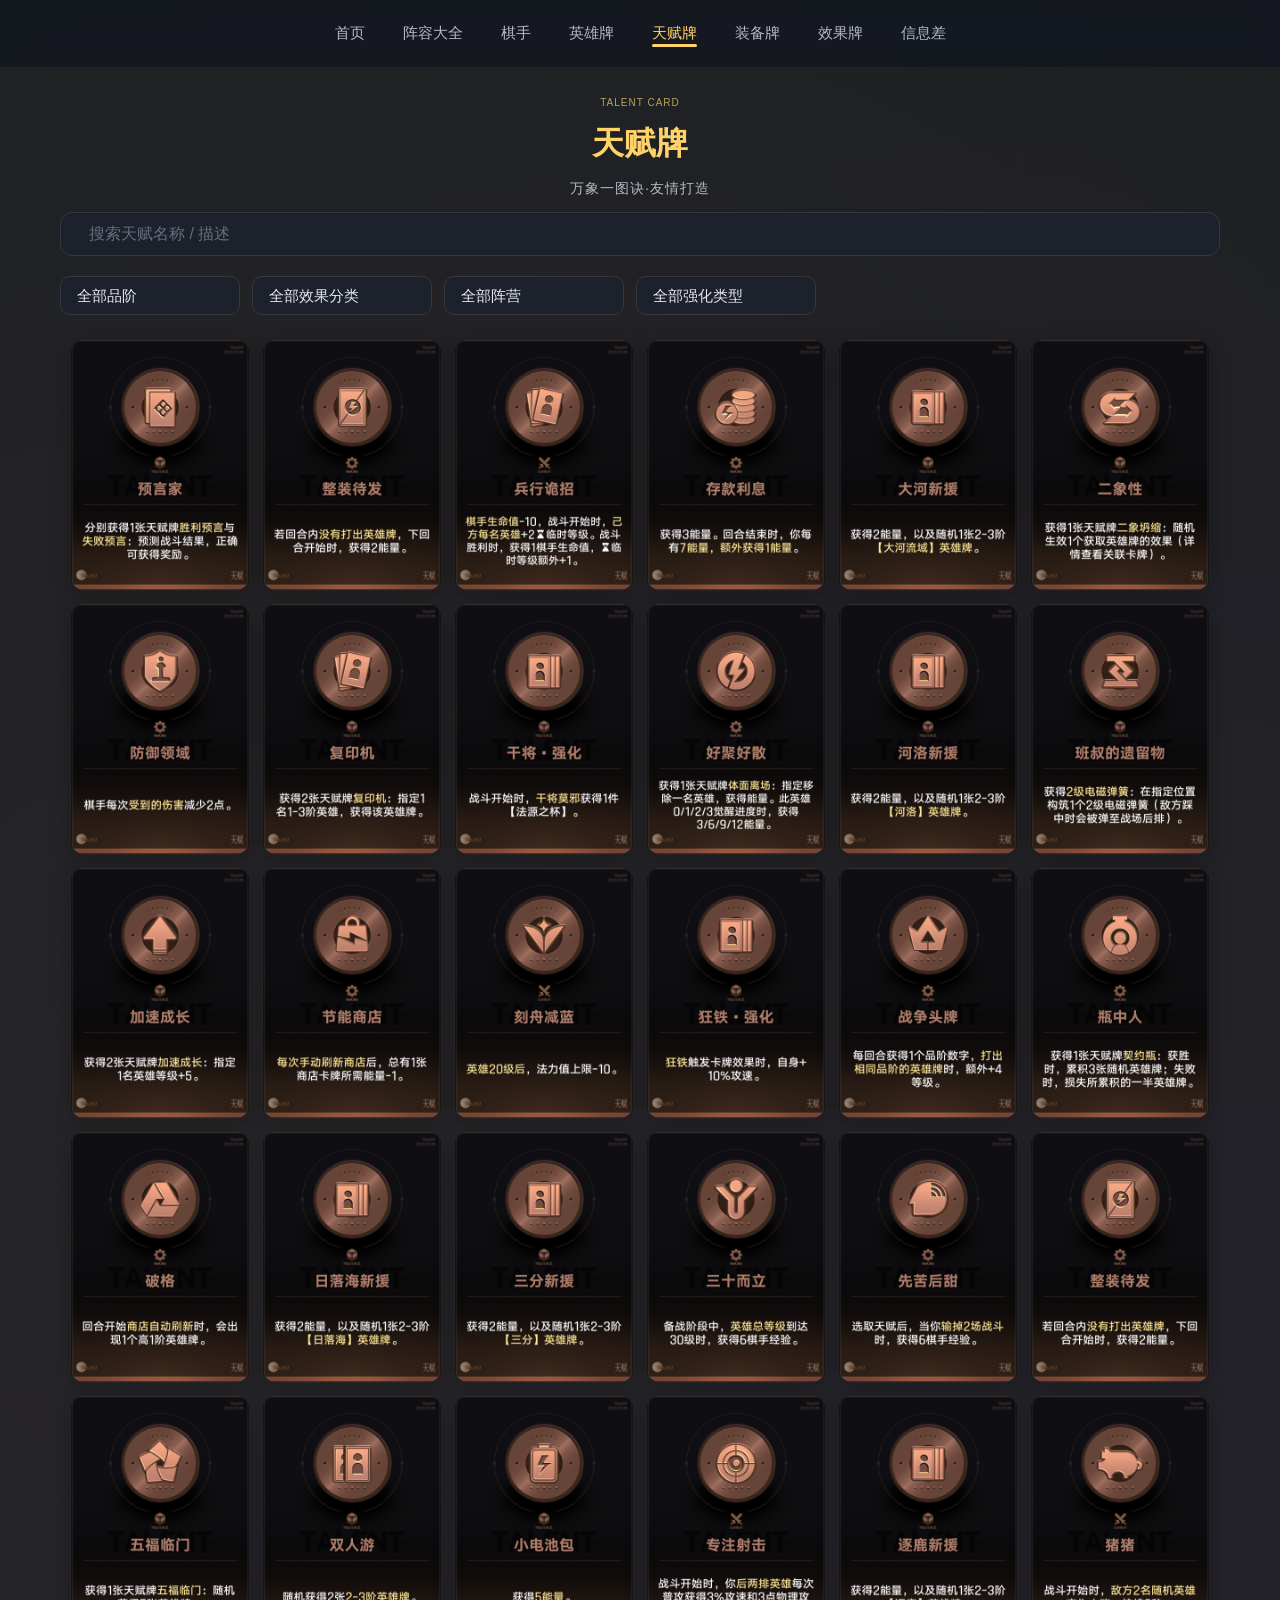
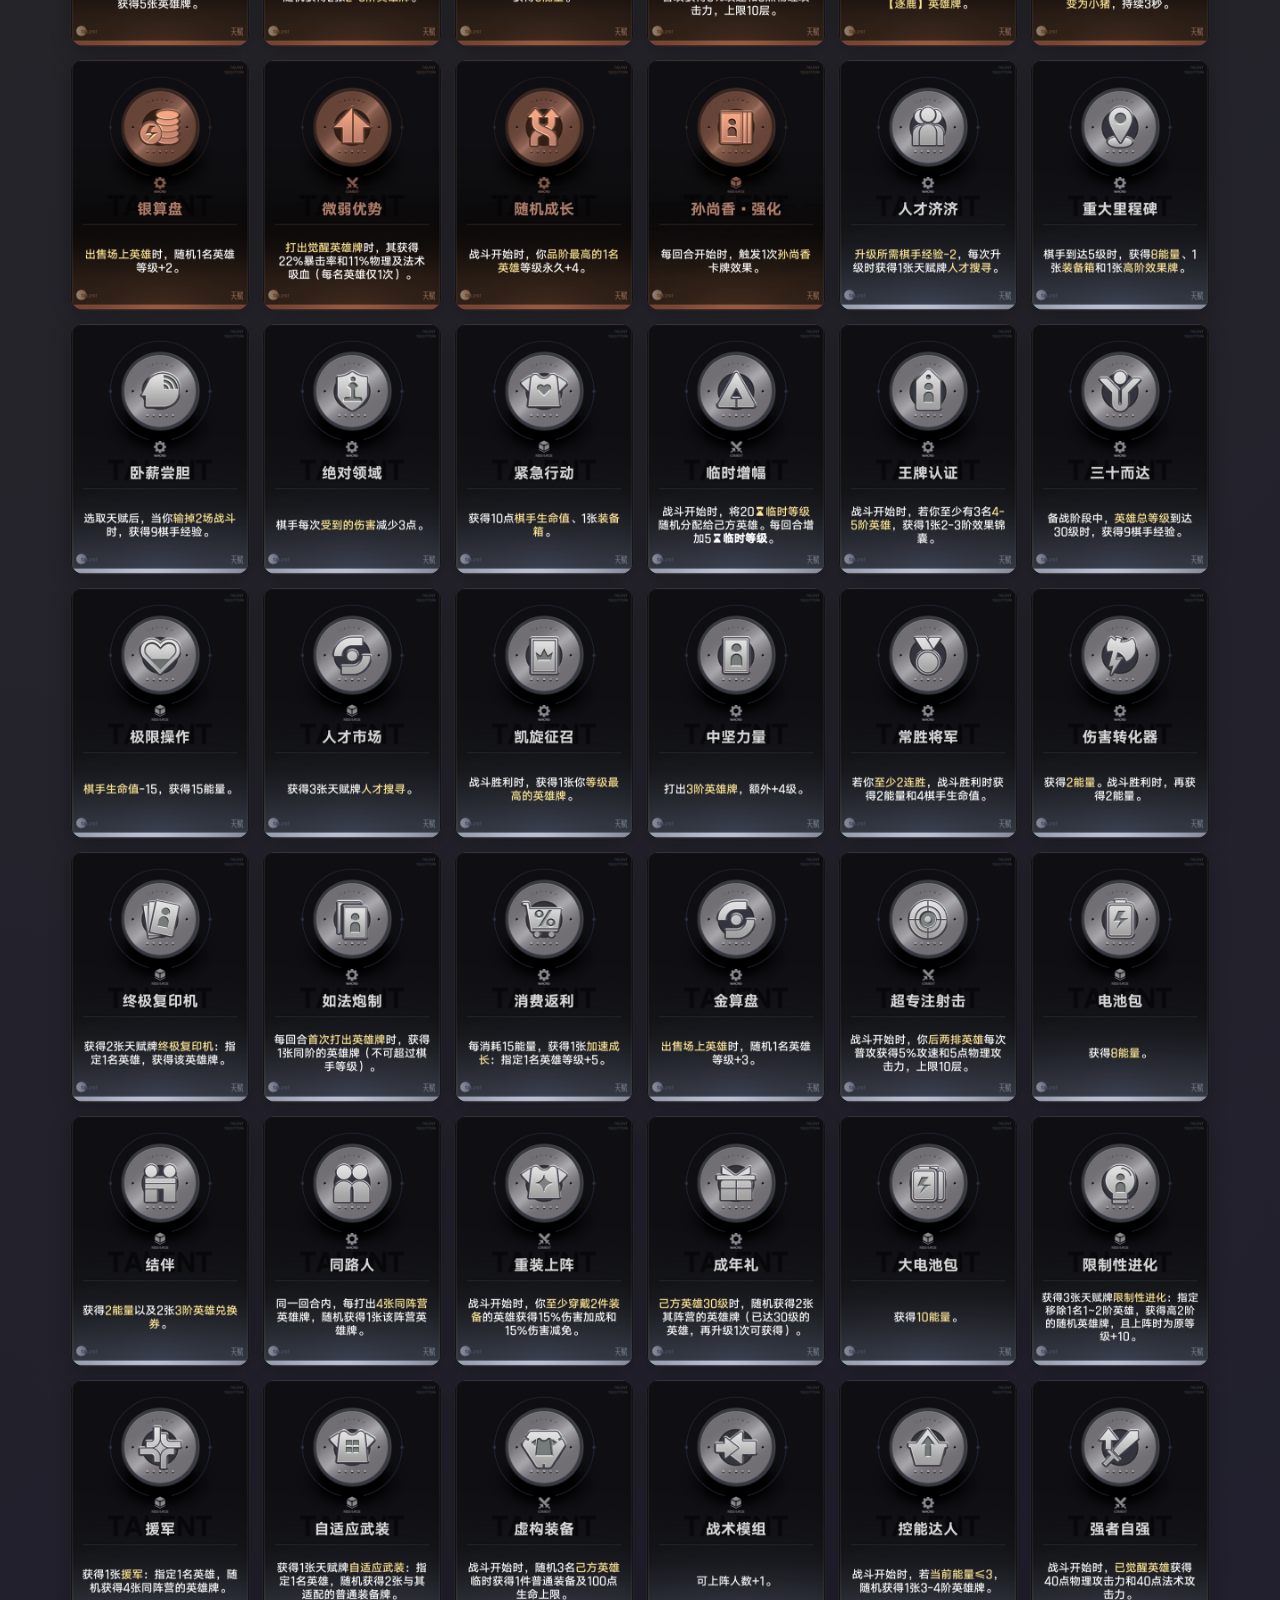
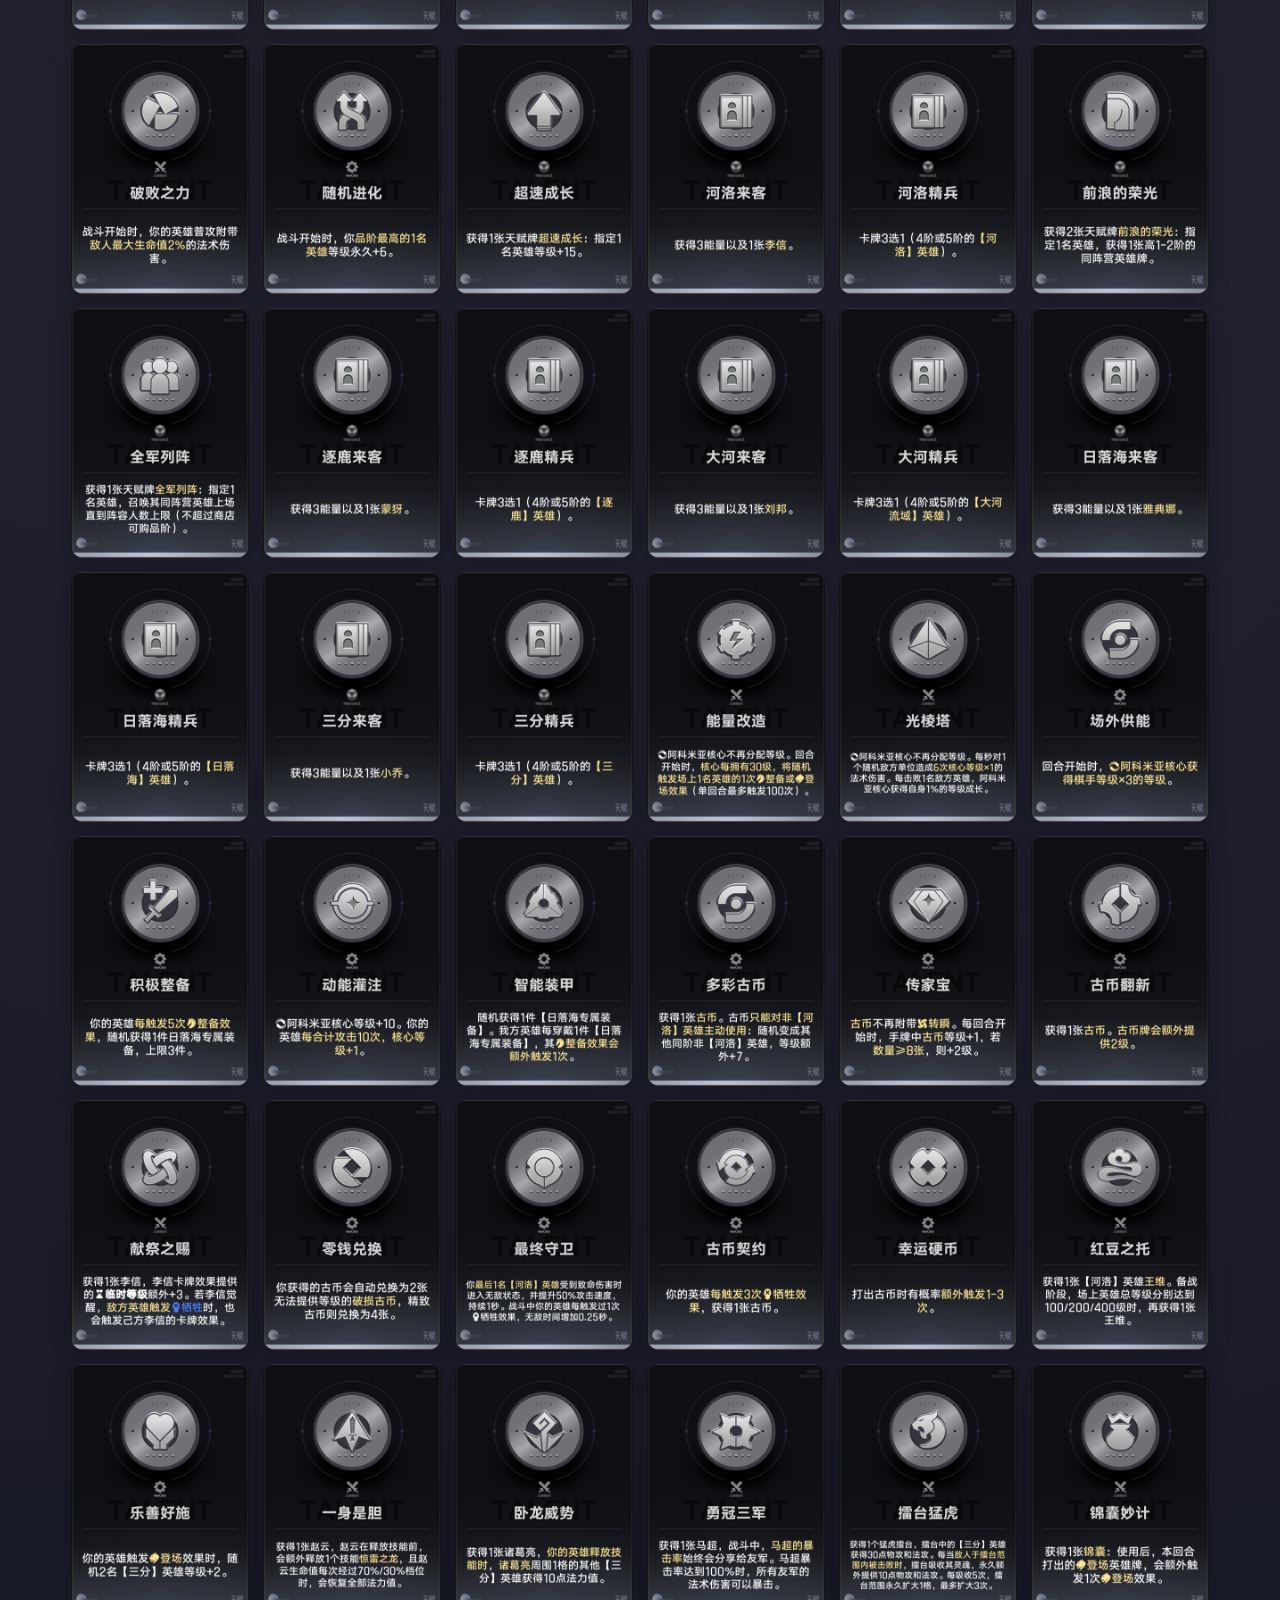
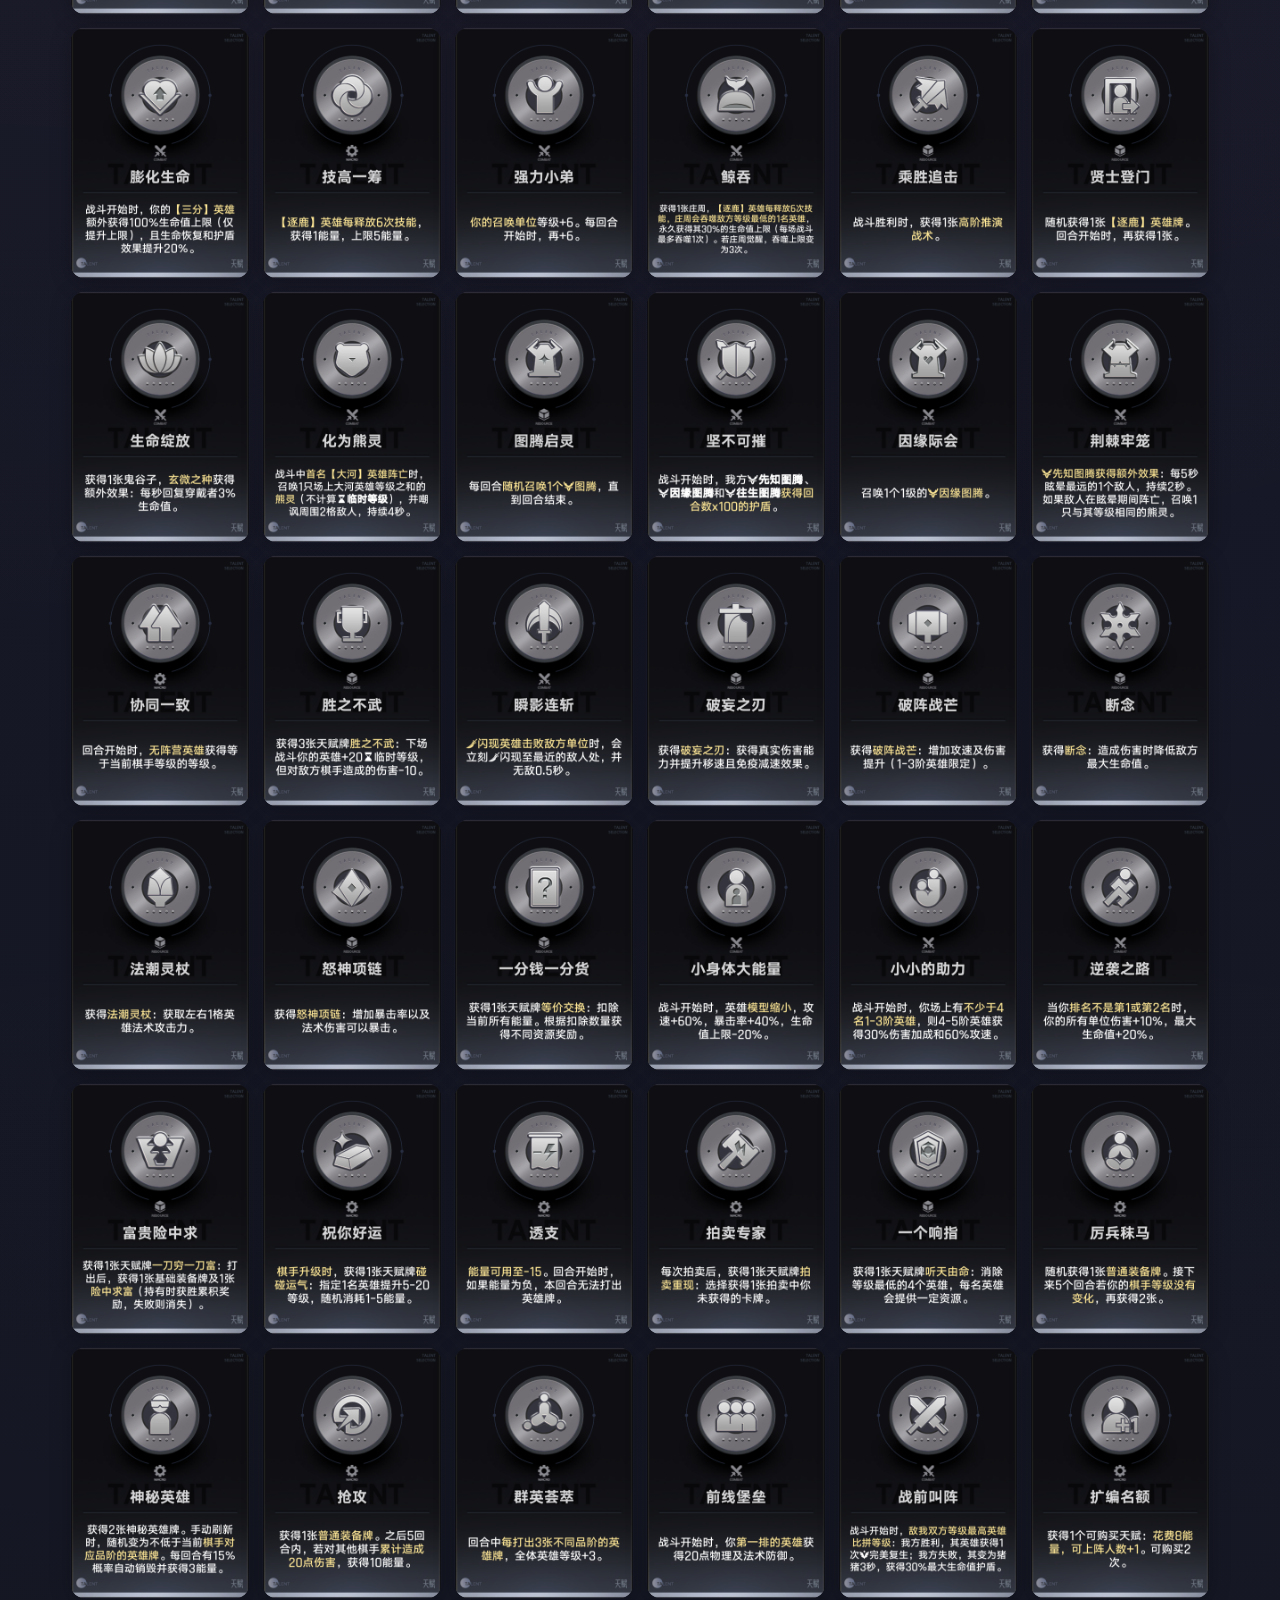
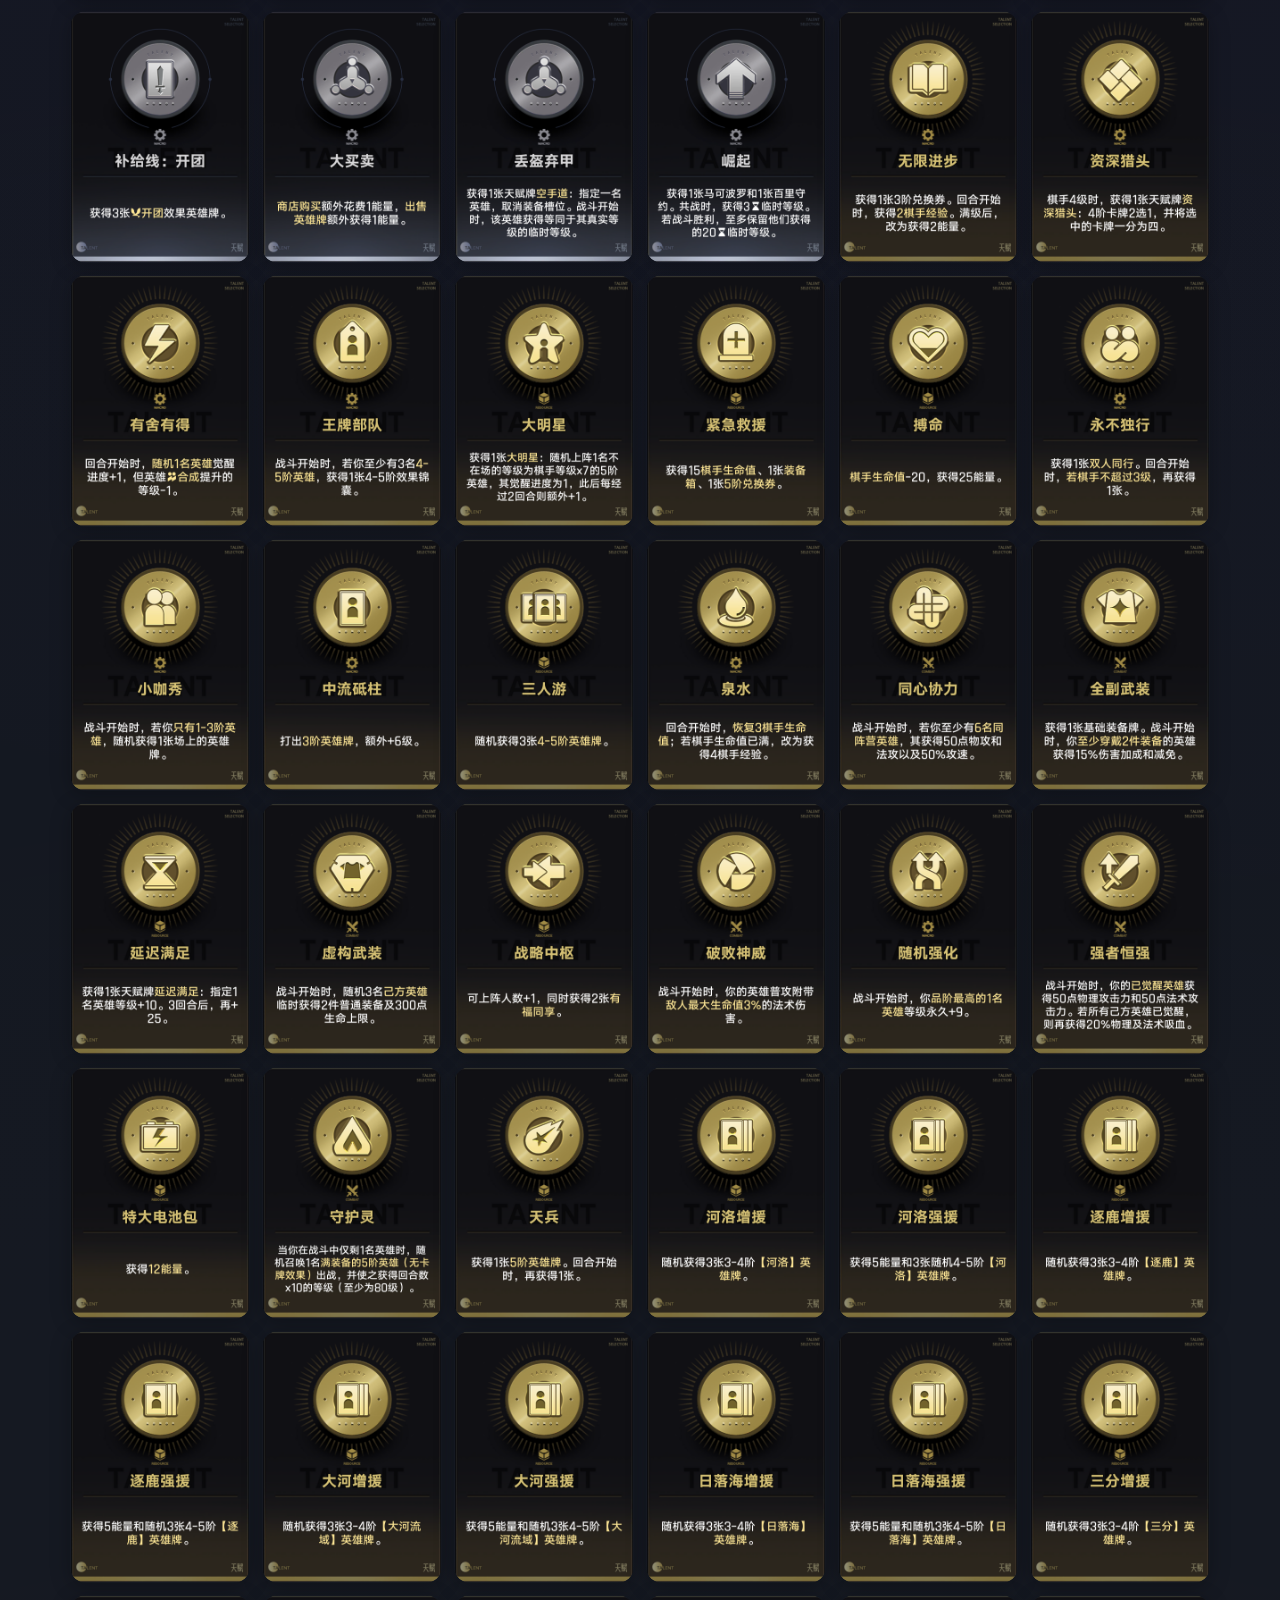
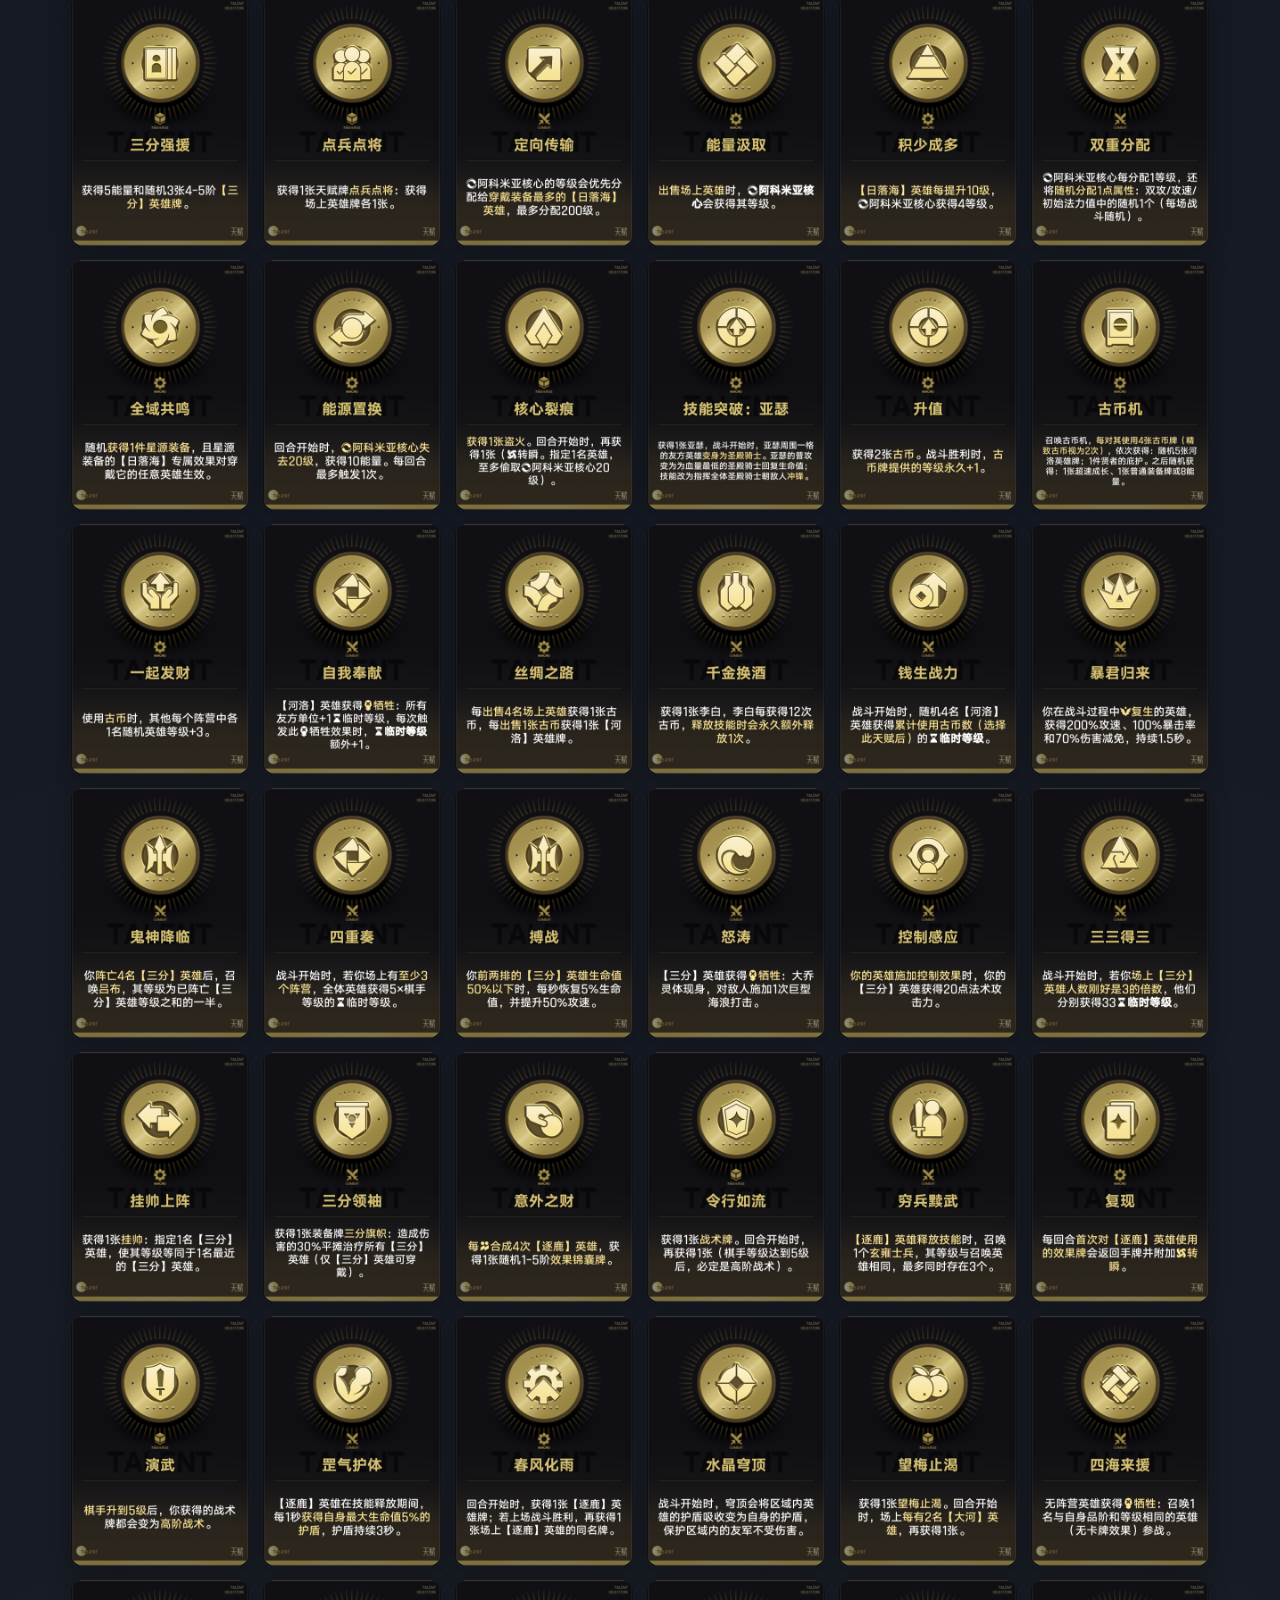
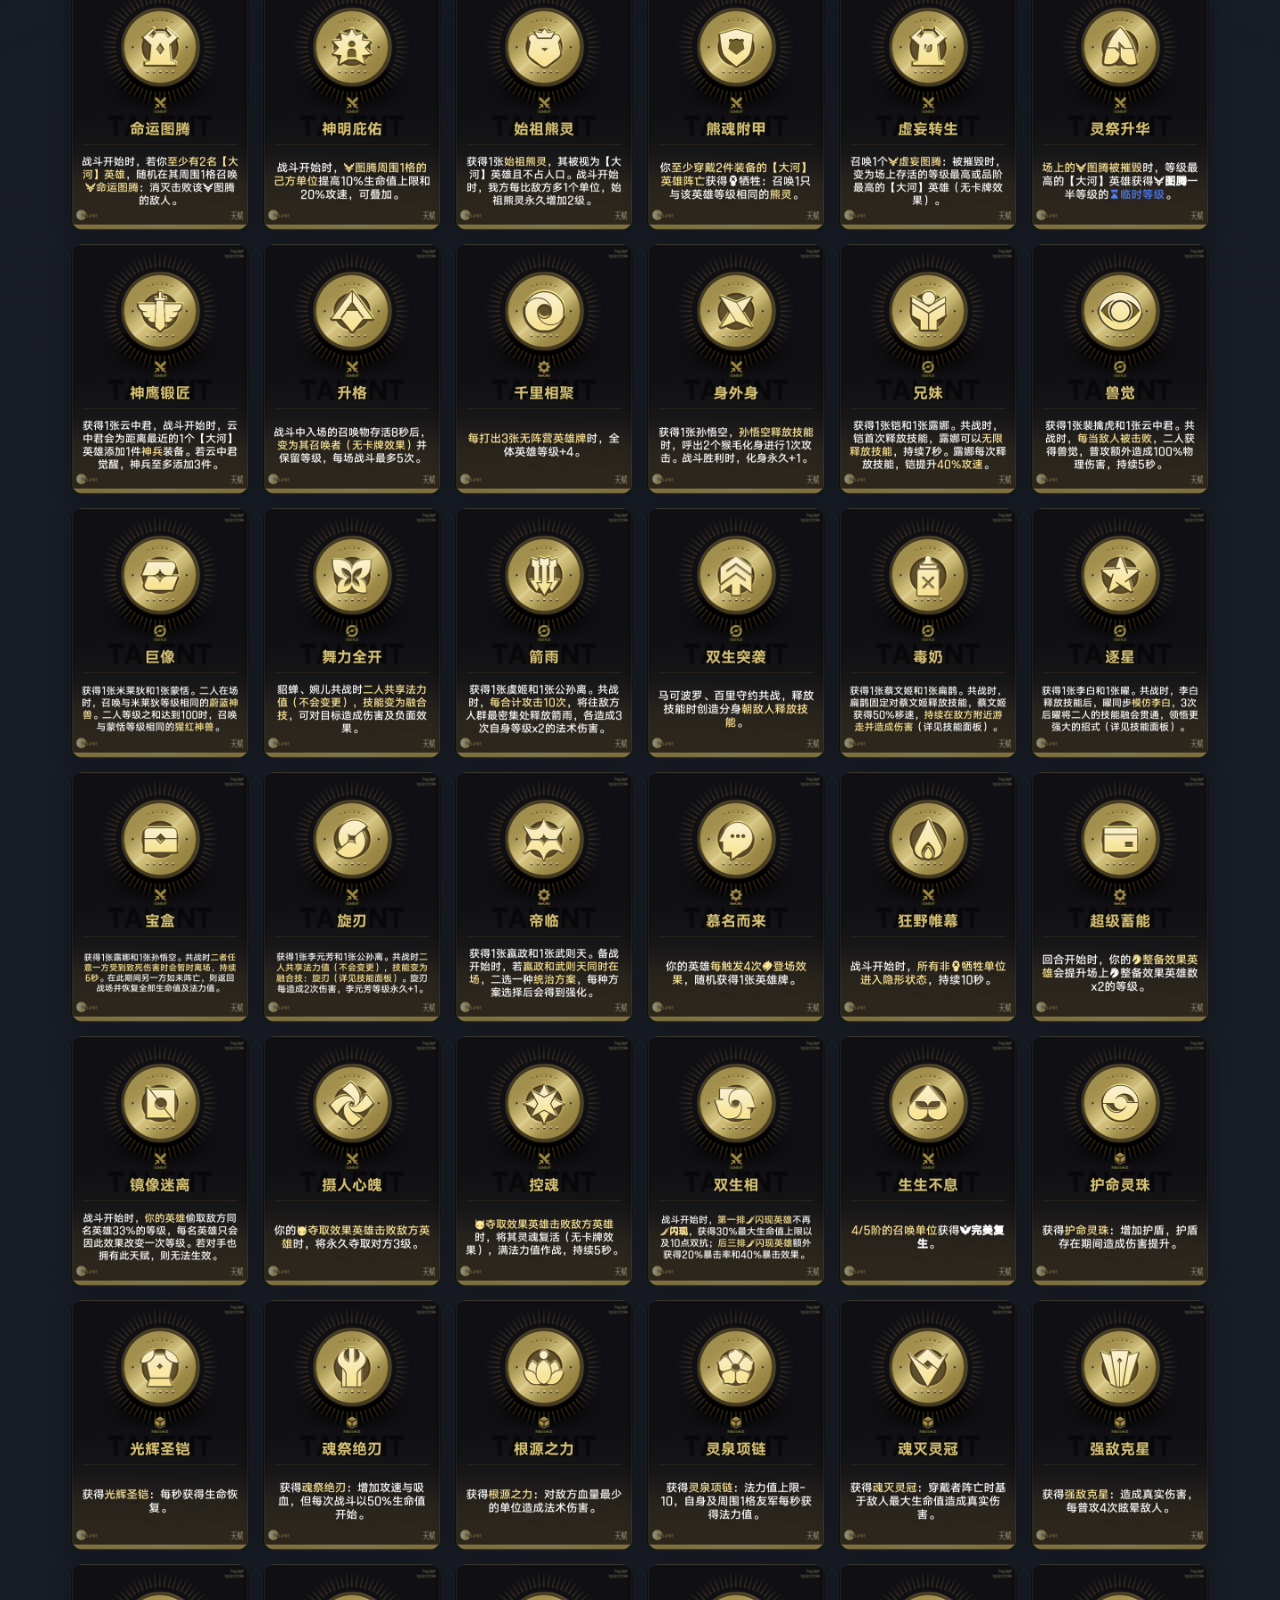
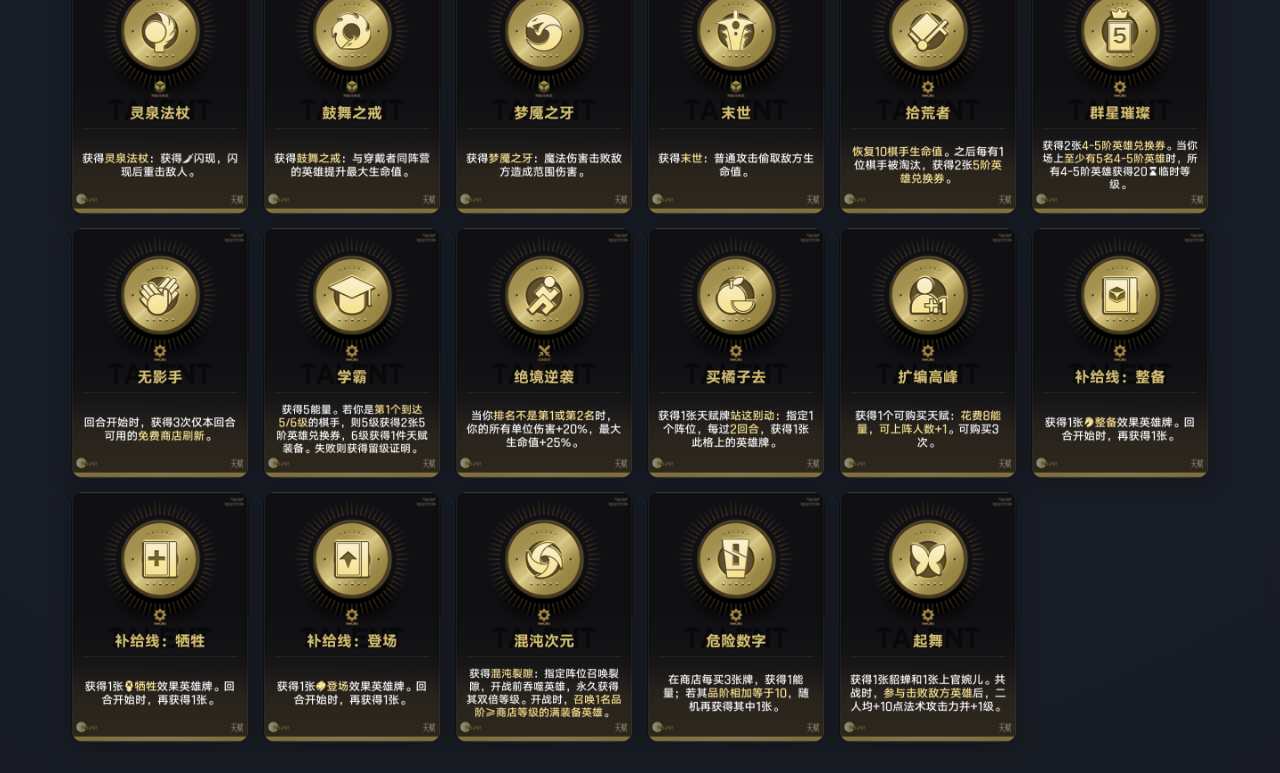
<file: talent.html>
<!DOCTYPE html>
<html lang="zh-CN">
<head>
    <meta charset="UTF-8">
    <meta name="viewport" content="width=device-width, initial-scale=1.0">
    <title>天赋牌</title>
    <link rel="stylesheet" href="talent.css">
</head>
<body>
   <!-- 顶部导航 -->
<div class="top-nav-wrap">
    <a href="./index.html">首页</a>
    <a href="./lineup.html">阵容大全</a>
    <a href="./player.html">棋手</a>
    <a href="./hero-card.html">英雄牌</a>
    <a href="./talent.html" class="active">天赋牌</a>
    <a href="./equip.html">装备牌</a>
    <a href="./effect.html">效果牌</a>
    <a href="./info-gap.html">信息差</a>
</div>
    <div class="container">
        <div class="subtitle-tag">TALENT CARD</div>
        <h1 class="page-title">天赋牌</h1>
        <div class="desc-line">万象一图诀·友情打造</div>

        <!-- 搜索 -->
        <div class="search-box">
            <input type="text" id="talentSearch" placeholder="搜索天赋名称 / 描述">
        </div>

        <!-- 筛选区 -->
        <div class="filter-wrap">
            <div class="filter-row">
                <select class="filter-select" id="rankFilter">
                    <option value="all">全部品阶</option>
                    <option value="copper">铜天赋</option>
                    <option value="silver">银天赋</option>
                    <option value="gold">金天赋</option>
                </select>
               <select class="filter-select" id="talentTypeFilter">
    <option value="all">全部效果分类</option>
    <option value="resource">资源类</option>
    <option value="combat">战力类</option>
    <option value="mechanism">机制类</option>
    <option value="survive">生存类</option>
</select>
                <select class="filter-select" id="campFilter">
                    <option value="all">全部阵营</option>
                    <option value="sand">三分之地</option>
                    <option value="river">大河流域</option>
                    <option value="sunset">日落海</option>
                    <option value="heluo">河洛</option>
                    <option value="battle">逐鹿</option>
                    <option value="none">通用</option>
                     <option value="nocamp">无阵营</option>
                </select>
                <select class="filter-select" id="boostTypeFilter">
                    <option value="all">全部强化类型</option>
                    <option value="link">联动强化天赋</option>
                    <option value="single">单体英雄强化天赋</option>
                </select>
            </div>
        </div>

        <!-- 卡片容器 -->
        <div class="talent-card-grid" id="talentCardList"></div>
    </div>

    <!-- 弹窗 -->
    <div class="modal" id="talentModal">
        <div class="modal-content">
            <span class="modal-close" onclick="closeModal()">×</span>
            <div id="talentModalBody"></div>
        </div>
    </div>

    <script src="talent.js"></script>
</body>
</html>
</file>
<file: style.css>
/* 【普通文字筛选按钮：强度、阵营 保持原样】 */
.filter-chip{
    padding:6px 12px;
    border-radius:8px;
    background:#1c212c;
    border:1px solid #333844;
    color:#b4b9c6;
    cursor:pointer;
    transition:0.2s;
    white-space:nowrap; /* 补上这个，和你原来保持一致，防止文字折行 */
}
.filter-chip.active{
    border-color:#ffd369;
    color:#ffd369;
    background:rgba(255,211,105,0.08);
}
/* ========== 棋手头像单独覆盖样式 ========== */
.filter-row:first-child .filter-chip.player-chip {
    all: unset;
    display: block;
    width: 42px;
    height: 42px;
    border-radius: 50%;
    overflow: hidden;
    flex-shrink: 0;
    border: 2px solid #333844;
    background: #1c212c;
    cursor: pointer;
}
.filter-row:first-child .filter-chip.player-chip img {
    width: 100%;
    height: 100%;
    object-fit: cover;
    display: block;
}
.filter-row:first-child .filter-chip.player-chip.active {
    border-color:#ffd369;
    box-shadow: 0  0  6px rgba(255,211,105,0.25);
}
/* 棋手那一行开启横向滚动，不再换行 */
.filter-row:first-child {
    overflow-x: auto;
    overflow-y: hidden;
    flex-wrap: nowrap;
    padding: 6px 0;
}
.filter-row:first-child::-webkit-scrollbar {
    height: 4px;
}
.filter-row:first-child::-webkit-scrollbar-track {
    background: #12161f;
}
.filter-row:first-child::-webkit-scrollbar-thumb {
    background: #333844;
    border-radius: 2px;
}
/* 浅灰色分隔竖线 */
.ban-sep {
    color:#9aa0b0;
    margin:0 4px;
    font-size:12px;
}
/* 【Ban阵营：】红底白字标签 */
.ban-title-tag {
    background:#d92424;
    color:#ffffff;
    padding:2px 8px;
    border-radius:5px;
    font-size:12px;
    font-weight:bold;
    margin-right:4px;
}
/* 阵营标签：深色底金色字，保持你现在截图里的样子 */
.tag {
    background:#303036;
    color:#ffd878;
    padding:2px 8px;
    border-radius:5px;
    font-size:12px;
}
#lineupList {
    transition: opacity 0.25s ease;
}
/* 阵容码可点击复制 */
.copy-code{
    cursor:pointer;
}
.copy-code:hover{
    color:#ffd369;
}
        /* ========== 堆叠卡牌动效样式 ========== */
        .quick-card-group {
            position: relative;
            width: 560px;
            height: 180px;
            margin: 40px auto 0;
            display: flex;
            justify-content: center;
        }

        .quick-card {
            position: absolute;
            width: 150px;
            height: 170px;
            background: #1c212c;
            border: 1px solid #2a2f3d;
            border-radius: 10px;
            overflow: hidden;
            cursor: pointer;
            transition:
                transform 0.4s cubic-bezier(0.22, 1, 0.36, 1),
                border-color 0.3s ease,
                box-shadow 0.3s ease;
            display: flex;
            flex-direction: column;
        }

        .quick-card-cover {
            width: 100%;
            height: 110px;
            overflow: hidden;
            background: #12161f;
        }

        .quick-card-cover img {
            width: 100%;
            height: 100%;
            object-fit: cover;
            display: block;
        }

        .quick-card-info {
            flex: 1;
            padding: 8px 10px;
            display: flex;
            flex-direction: column;
            justify-content: center;
            gap: 2px;
            border-top: 1px solid #262a38;
        }

        .quick-card-title {
            font-size: 14px;
            font-weight: 700;
            color: #ffd369;
        }

        .quick-card-sub {
            font-size: 11px;
            color: #9aa3b8;
            line-height: 1.4;
        }

        /* 默认堆叠错开 */
        .quick-card:nth-child(1) { transform: translateX(-45px); z-index: 1; }
        .quick-card:nth-child(2) { transform: translateX(-16px); z-index: 2; }
        .quick-card:nth-child(3) { transform: translateX(16px);  z-index: 2; }
        .quick-card:nth-child(4) { transform: translateX(45px);  z-index: 1; }

        /* 悬浮整组，依次散开 */
        .quick-card-group:hover .quick-card:nth-child(1) {
            transform: translateX(-190px);
            border-color: #ffd369;
            transition-delay: 0s;
        }
        .quick-card-group:hover .quick-card:nth-child(2) {
            transform: translateX(-65px);
            border-color: #ffd369;
            transition-delay: 0.07s;
        }
        .quick-card-group:hover .quick-card:nth-child(3) {
            transform: translateX(65px);
            border-color: #ffd369;
            transition-delay: 0.14s;
        }
        .quick-card-group:hover .quick-card:nth-child(4) {
            transform: translateX(190px);
            border-color: #ffd369;
            transition-delay: 0.21s;
        }

        /* 单张hover上浮发光 */
        .quick-card:hover {
            transform: translateY(-10px) !important;
            box-shadow: 0 16px 40px rgba(255, 211, 105, 0.22);
            border-color: #ffd369 !important;
        }
.lineup-card {
    display: flex;
    align-items: center;
    gap: 16px;
    background: #1c212c;
    border: 1px solid #333844;
    border-radius: 12px;
    padding: 16px;
    margin-bottom:12px;
}
.player-avatar {
    width: 70px;
    height: 70px;
    border-radius: 50%;
    overflow: hidden;
    flex-shrink: 0;
    border:2px solid #333844;
}
.player-avatar img {
    width:100%;
    height:100%;
    object-fit: cover;
}
.rank-tag {
    width:70px;
    height:70px;
    border-radius:12px;
    background:#7b2cbf;
    color:#fff;
    font-size:32px;
    font-weight:bold;
    display:flex;
    align-items:center;
    justify-content:center;
    flex-shrink:0;
}
.card-right {
    flex: 1;
    min-width: 0;
}
.name-row {
    display: flex;
    align-items: center;
    gap: 6px;
    flex-wrap: nowrap;
    margin-bottom:6px;
}
.lineup-name {
    font-size:32px;
    font-weight:bold;
    color:#ffd878;
    flex:0 0 auto;
}
.meta-row {
    font-size:13px;
    color:#9aa0b0;
    margin-bottom:10px;
}
.hero-row {
    display:flex;
    gap:8px;
    flex-wrap:wrap;
}
.hero-item {
    position:relative;
    width:64px;
    height:64px;
    border-radius:8px;
    overflow:hidden;
    border:1px solid #333844;
}
.hero-item img {
    width:100%;
    height:100%;
    object-fit:cover;
}
.core-badge {
    position:absolute;
    top:-3px;
    right:-3px;
    width:18px;
    height:18px;
    background:#ffd878;
    color:#1c212c;
    border-radius:50%;
    font-size:10px;
    font-weight:bold;
    display:flex;
    align-items:center;
    justify-content:center;
}
/* ========= 弹窗通用英雄行 ========= */
.hero-row-modal{
    display:flex;
    gap:8px;
    margin:10px 0;
    flex-wrap:wrap;
}
.mini-hero-modal{
    width:72px;
    height:72px;
    border-radius:8px;
    border:1px solid #333844;
    position:relative;
}
.mini-hero-modal img{
    width:100%;
    height:100%;
    object-fit:cover;
}
/* 【核】改成金色，和参考图一致 */
.mini-hero-modal.core::after{
    content:"核";
    position:absolute;
    top:-4px;
    right:-4px;
    width:20px;
    height:20px;
    border-radius:50%;
    background:#ffd369;
    color:#12161f;
    font-size:11px;
    font-weight:bold;
    display:flex;
    align-items:center;
    justify-content:center;
}

/* ========= 装备行（带文字名称的旧版装备） ========= */
.equip-row{
    display:flex;
    gap:12px;
    align-items:center;
    margin:10px 0;
    flex-wrap:wrap;
}
.equip-item{
    text-align:center;
    width:70px;
}
.equip-item img{
    width:54px;
    height:54px;
    border-radius:8px;
    border:1px solid #333844;
    object-fit: contain;
    display:block;
    margin:0 auto;
}
.equip-item span{
    display:block;
    font-size:12px;
    color:#b4b9c6;
    margin-top:4px;
}
.equip-tag{
    color:#ffd369;
    font-weight:bold;
    width:40px;
}

/* 弹窗装备圆形图标（equip-pill，首选次选装备，和截图一致） */
.equip-list{
    display:flex;
    gap:12px;
    flex-wrap:wrap;
    margin:10px 0;
}
.equip-pill{
    width: 54px;
    height: 54px;
    display:block;
    border-radius:50%;
    overflow:hidden;
    border:1px solid #333844;
    flex:0 0 auto;
}
.equip-pill img{
    width:100%;
    height:100%;
    object-fit:cover;
    display:block;
}
/* ========= 弹窗头部信息 ========= */
.modal-top-info{
    display:flex;
    align-items:center;
    gap:14px;
    margin-bottom:16px;
}
/* 棋手头像 */
.modal-top-info .player-avatar{
    width:72px;
    height:72px;
    border-radius:50%;
    object-fit:cover;
    flex-shrink:0;
    border:2px solid #ffd369;
}
.modal-top-info .info-text h2{
    color:#ffd369;
    font-size:26px;
    margin-bottom:8px;
}
.modal-top-info .info-text .modal-sub{
    color:#9aa0b0;
    margin-bottom:0;
}
.top-tags-wrap{
    display:flex;
    gap:10px;
    flex-wrap:wrap;
    margin-top:10px;
}
.top-tag{
    padding:4px 10px;
    background:#1c212c;
    border:1px solid #333844;
    border-radius:6px;
    font-size:14px;
    color:#b4b9c6;
}
/* 弹窗装备图标（equip-pill 配套，圆形，无文字） */
.equip-pill{
    width:54px;
    height:54px;
    display:block;
    border-radius:50%;
    overflow:hidden;
    border:1px solid #333844;
}
.equip-pill img{
    width:100%;
    height:100%;
    object-fit:cover;
}
/* ====== 天赋、效果牌模块新增样式 ====== */
.talent-group-row{
    display:flex;
    gap:16px;
    flex-wrap:wrap;
    margin:10px 0;
}
.talent-col{
    flex:1;
    min-width:140px;
}
.talent-col-title{
    font-size:13px;
    margin-bottom:6px;
    padding:3px 8px;
    border-radius:6px;
    display:inline-block;
}
.talent-tong{
    background:#70543c;
    color:#ffddb0;
}
.talent-yin{
    background:#787c84;
    color:#e8ebf0;
}
.talent-jin{
    background:#b88600;
    color:#fff8e0;
}
.talent-item-list{
    display:flex;
    gap:8px;
    flex-wrap:wrap;
}
.talent-tag{
    padding:5px 10px;
    background:#282e3b;
    border:1px solid #3a404f;
    border-radius:7px;
    color:#b4b9c6;
    font-size:14px;
}
.effect-card-list{
    display:flex;
    gap:10px;
    flex-wrap:wrap;
    margin:10px 0;
}
.effect-tag{
    padding:6px 12px;
    background:#282e3b;
    border:1px solid #3a404f;
    border-radius:8px;
    color:#ffd369;
    font-size:14px;
}
/* ========= 阵容码点击hover ========= */
.copy-code{
    cursor: pointer;
    color:#ffd369;
}
.copy-code:hover{
    text-decoration:underline;
}
.lineup-card .name-row .lineup-name {
    color: #ffd878 !important;
    font-size: 34px !important;
    font-weight: 900 !important;
    text-shadow: 0 0 6px rgba(255,216,120,0.35) !important;
}
</file>
<file: effect-card.css>
* {
    margin: 0;
    padding: 0;
    box-sizing: border-box;
    font-family: "PingFang SC", "Microsoft YaHei", sans-serif;
}
body {
    background-color: #12161f;
    color: #e6e8ef;
    background-image:
        radial-gradient(circle at 20% 10%, rgba(255, 211, 105, 0.08), transparent 40%),
        radial-gradient(circle at 80% 30%, rgba(123, 63, 216, 0.08), transparent 45%),
        radial-gradient(circle at 50% 90%, rgba(255, 255, 255, 0.03), transparent 50%);
    min-height: 100vh;
}
/* 顶部导航 */
.top-nav-wrap {
    display: flex;
    align-items: center;
    justify-content: center;
    gap: 6px;
    padding: 16px 20px;
    background-color: rgba(18, 22, 31, 0.75);
    backdrop-filter: blur(10px);
    position: sticky;
    top: 0;
    z-index: 99;
}
.top-nav-wrap a {
    text-decoration: none;
    color: #b4b9c6;
    padding: 8px 16px;
    border-radius: 8px;
    font-size: 15px;
    transition: all 0.2s;
    position: relative;
}
.top-nav-wrap a:hover {
    color: #ffd369;
    background-color: rgba(255, 211, 105, 0.08);
}
.top-nav-wrap a.active {
    color: #ffd369;
}
.top-nav-wrap a.active::after {
    content: "";
    position: absolute;
    left: 16px;
    right: 16px;
    bottom: 4px;
    height: 3px;
    background-color: #ffd369;
    border-radius: 2px;
}
.container {
    max-width: 1200px;
    margin: 0 auto;
    padding: 30px 20px;
}
/* 英文小字：最上面 */
.subtitle-tag  {
    color: #b8a060;
    font-size: 10px;
    text-align: center;
    font-weight: 500;
    letter-spacing: 1px;
    margin-bottom: 14px;
}
/* 中间大标题 */
.page-title {
    font-size: 32px;
    text-align: center;
    margin-bottom: 14px;
    color: #ffd369;
}
/* 底部标签/备注 */
.desc-line {
    color: #b4b9c6;
    font-size: 14px;
    text-align: center;
    margin-bottom: 14px;
    font-weight: 400;
    letter-spacing: 1px;
}
/* 搜索框 */
.search-box {
    display: flex;
    align-items: center;
    width: 100%;
    margin: 0 auto 20px;
    background: #1c212c;
    border: 1px solid #333844;
    border-radius: 12px;
    padding: 12px 18px;
}
.search-box input {
    flex: 1;
    background: transparent;
    border: none;
    outline: none;
    color: #e6e8ef;
    font-size: 16px;
    padding-left: 10px;
}
.search-box input::placeholder {
    color: #686e7c;
}
/* 筛选区 */
.filter-wrap {
    margin-bottom: 24px;
}
.filter-row {
    display: flex;
    flex-wrap: wrap;
    gap: 12px;
    align-items: center;
}
.filter-select {
    appearance: none;
    background-color: #1c212c;
    border: 1px solid #333844;
    color: #e6e8ef;
    padding: 10px 16px;
    border-radius: 10px;
    font-size: 15px;
    outline: none;
    cursor: pointer;
    min-width: 180px;
}
.filter-select:focus {
    border-color: #ffd369;
}
/* ========== 效果牌卡片样式：只保留图片，不显示文字 ========== */
.effect-card-item {
    background: transparent;
    border: 0;
    border-radius: 16px;
    overflow: hidden;
    cursor: pointer;
    transition: 0.3s ease;
    box-shadow: 0 4px 20px rgba(0, 0, 0, 0.25);
    max-width: 180px;
    margin: 0 auto;
}

.effect-card-item:hover {
    transform: translateY(-4px);
    box-shadow: 0 10px 30px rgba(255, 211, 105, 0.15);
}

.effect-card-cover {
    width: 100%;
    aspect-ratio: 5 / 7;
    overflow: hidden;
    border-radius: 16px;
}

.effect-card-cover img {
    width: 100%;
    height: 100%;
    object-fit: cover;
    display: block;
}

/* 隐藏卡片下方文字 */
.effect-card-name,
.effect-card-desc {
    display: none;
}

.effect-card-grid {
    display: grid;
    grid-template-columns: repeat(auto-fill, minmax(180px, 1fr));
    gap: 5px;
}
/* 弹窗 */
.modal {
    position: fixed;
    inset: 0;
    background: rgba(0, 0, 0, 0.78);
    display: none;
    align-items: center;
    justify-content: center;
    z-index: 999;
    padding: 20px;
    backdrop-filter: blur(4px);
}
.modal-content {
    width: min(860px, 100%);
    background: linear-gradient(145deg, #0c0906 0%, #17120a 45%, #0b0805 100%);
    border: 1px solid #7c6538;
    border-radius: 20px;
    max-height: 86vh;
    overflow-y: auto;
    padding: 32px;
    box-shadow: 0 0 40px rgba(255, 211, 105, 0.12);
}
.modal-close {
    float: right;
    color: #888;
    font-size: 26px;
    cursor: pointer;
    transition: 0.2s;
}
.modal-close:hover {
    color: #ffd369;
}
.modal h2 {
    color: #ffd369;
    margin-bottom: 10px;
    font-size: 26px;
}
.modal-sub {
    color: #9aa0b0;
    margin-bottom: 16px;
}
.modal-block {
    margin: 16px 0;
    background: #1c212c;
    border: 1px solid #282d38;
    border-radius: 14px;
    padding: 16px 18px;
}
.modal-content h4 {
    color: #ffd369;
    margin-bottom: 20px !important;
    font-size: 15px;
}
.modal-block p {
    color: #b4b9c6;
    line-height: 1.8;
    font-size: 14px;
}
/* ========== 弹窗头部：效果牌图标 + 标签（复用英雄头部结构，改名） ========== */
.effect-header-bar {
    display: flex;
    align-items: flex-start;
    gap: 16px;
    margin-bottom: 18px;
    padding: 14px 16px;
    background: linear-gradient(180deg, rgba(255,211,105,0.08), rgba(255,211,105,0.02));
    border: 1px solid #4b3e24;
    border-radius: 16px;
    position: relative;
}
.effect-card-tag {
    position: absolute;
    right: 16px;
    top: 50%;
    transform: translateY(-50%);
    padding: 6px 12px;
    border-radius: 99px;
    font-size: 13px;
    border: 1px solid #7c6538;
    background: linear-gradient(180deg, #3a2a14, #2a1e10);
    color: #ffd369;
}
.effect-icon-wrap {
    display: flex;
    align-items: flex-start;
    gap: 14px;
}
.effect-main-icon {
    width: 84px;
    height: 84px;
    border-radius: 16px;
    border: 2px solid #c9a258;
    object-fit: cover;
    display: block;
}
.effect-name-title {
    display: flex;
    flex-direction: column;
    justify-content: flex-start;
    gap: 4px;
}
.effect-name-large {
    font-size: 34px;
    font-weight: bold;
    color: #ffd369;
}
.effect-subtitle {
    font-size: 14px;
    color: #c9b894;
}
.effect-tags-top {
    display: flex;
    flex-wrap: wrap;
    gap: 8px;
    margin-top: 6px;
}
.tag-camp {
    padding: 6px 12px;
    border-radius: 99px;
    font-size: 13px;
    border: 1px solid #7c6538;
    background: linear-gradient(180deg, #3a2a14, #2a1e10);
    color: #ffd369;
}
.tag-small {
    padding: 6px 12px;
    border-radius: 99px;
    font-size: 13px;
    border: 1px solid #444;
    background: #222;
    color: #ccc;
}
.tag-stage {
    padding: 6px 12px;
    border-radius: 99px;
    font-size: 13px;
    border: 1px solid;
}
.tag-stage-1 { color: #cfd3dc; border-color: #6c7280; background: #2a2d35; }
.tag-stage-2 { color: #7dff9a; border-color: #2f8f4a; background: #132b1a; }
.tag-stage-3 { color: #7dc7ff; border-color: #2f6fbf; background: #132235; }
.tag-stage-4 { color: #ffb152; border-color: #c2631a; background: #352113; }
.tag-stage-5 { color: #ffe27a; border-color: #d4a520; background: #352a10; }
.tag-stage-6 { color: #ff88dd; border-color: #b84890; background: #321828; }
/* ========= 手机响应式 ========= */
@media (max-width: 768px) {
    .modal-content {
        padding: 20px;
    }
    .effect-header-bar {
        flex-direction: column;
        align-items: flex-start;
    }
    .effect-card-tag {
        position: static;
        transform: none;
        margin-top: 10px;
        align-self: flex-start;
    }
    .effect-tags-top {
        width: 100%;
        justify-content: flex-start;
    }
}
</file>
<file: equip.css>
* {
    margin: 0;
    padding: 0;
    box-sizing: border-box;
    font-family: "PingFang SC", "Microsoft YaHei", sans-serif;
}
body {
    background-color: #12161f;
    color: #e6e8ef;
    background-image:
        radial-gradient(circle at 20% 10%, rgba(255, 211, 105, 0.08), transparent 40%),
        radial-gradient(circle at 80% 30%, rgba(123, 63, 216, 0.08), transparent 45%),
        radial-gradient(circle at 50% 90%, rgba(255, 255, 255, 0.03), transparent 50%);
    min-height: 100vh;
}
/* 顶部导航 */
.top-nav-wrap {
    display: flex;
    align-items: center;
    justify-content: center;
    gap: 6px;
    padding: 16px 20px;
    background-color: rgba(18, 22, 31, 0.75);
    backdrop-filter: blur(10px);
    position: sticky;
    top: 0;
    z-index: 99;
}
.top-nav-wrap a {
    text-decoration: none;
    color: #b4b9c6;
    padding: 8px 16px;
    border-radius: 8px;
    font-size: 15px;
    transition: all 0.2s;
    position: relative;
}
.top-nav-wrap a:hover {
    color: #ffd369;
    background-color: rgba(255, 211, 105, 0.08);
}
.top-nav-wrap a.active {
    color: #ffd369;
}
.top-nav-wrap a.active::after {
    content: "";
    position: absolute;
    left: 16px;
    right: 16px;
    bottom: 4px;
    height: 3px;
    background-color: #ffd369;
    border-radius: 2px;
}
.container {
    max-width: 1200px;
    margin: 0 auto;
    padding: 30px 20px;
}
.page-title {
    font-size: 32px;
    text-align: center;
    margin-bottom: 24px;
    color: #ffd369;
 }
.subtitle-tag {
    text-align: center;
    color: #b4b9c6;
    font-size: 14px;
    letter-spacing: 1px;
    margin-bottom: 8px;
}
.desc-line {
    text-align: center;
    color: #888e9c;
    font-size: 14px;
    margin-bottom: 24px;
}
/* 搜索框 */
.search-box {
    display: flex;
    align-items: center;
    width: 100%;
    margin: 0 auto 20px;
    background: #1c212c;
    border: 1px solid #333844;
    border-radius: 12px;
    padding: 12px 18px;
}
.search-box input {
    flex: 1;
    background: transparent;
    border: none;
    outline: none;
    color: #e6e8ef;
    font-size: 16px;
    padding-left: 10px;
}
.search-box input::placeholder {
    color: #686e7c;
}
/* 筛选区 */
.filter-wrap {
    margin-bottom: 24px;
}
.filter-row {
    display: flex;
    flex-wrap: wrap;
    gap: 12px;
    align-items: center;
}
.filter-select {
    appearance: none;
    background-color: #1c212c;
    border: 1px solid #333844;
    color: #e6e8ef;
    padding: 10px 16px;
    border-radius: 10px;
    font-size: 15px;
    outline: none;
    cursor: pointer;
    min-width: 180px;
}
.filter-select:focus {
    border-color: #ffd369;
}

/* 装备牌网格（完全参照英雄牌网格样式复刻） */
.equip-card-grid {
    display: grid;
    grid-template-columns: repeat(auto-fill, minmax(180px, 1fr));
    gap: 16px;
    margin-top: 20px;
}
.equip-card-item {
    background: transparent;
    border: 0;
    border-radius: 16px;
    overflow: hidden;
    cursor: pointer;
    transition: 0.3s ease;
    box-shadow: 0 4px 20px rgba(0, 0, 0, 0.25);
    max-width: 180px;
    margin: 0 auto;
}
.equip-card-item:hover {
    transform: translateY(-4px);
    box-shadow: 0 10px 30px rgba(255, 211, 105, 0.15);
}
.equip-card-cover {
    width: 100%;
    aspect-ratio: 5 / 7;
    overflow: hidden;
    border-radius: 16px;
}
.equip-card-cover img {
    width: 100%;
    height: 100%;
    object-fit: cover;
    display: block;
}

.modal-type {
    color:#88aaff;
    margin:8px 0;
}
.modal-desc {
    color:#fff;
    margin:12px 0;
    font-size:16px;
}
.modal-detail {
    color:#b0b6c4;
    line-height:1.6;
}
.modal {
    display: none;
    position: fixed;
    z-index: 999;
    inset: 0;
    background-color: rgba(0,0,0,0.75);
    align-items: center;
    justify-content: center;
}
.modal-content {
    background: #171c29;
    border-radius: 16px;
    width: 92%;
    max-width: 1000px;
    padding: 32px;
}
.modal-close {
    position: absolute;
    top: 16px;
    right: 24px;
    font-size: 30px;
    color: #aaa;
    cursor: pointer;
}
.equip-modal-wrap {
    display: flex;
    gap: 32px;
}
.equip-modal-left {
    flex-shrink: 0;
    width: 240px;
}
.equip-modal-card {
    background: #202636;
    border-radius: 12px;
    padding: 16px;
    text-align: center;
}
.equip-modal-card img {
    width: 100%;
    border-radius: 10px;
}
.equip-modal-card-name {
    margin-top: 8px;
    font-size: 18px;
    color: #fff;
}
.equip-modal-right {
    flex: 1;
}
.equip-modal-title {
    display: flex;
    align-items: center;
    gap: 12px;
    color: #fff;
}
.equip-modal-tag {
    font-size: 14px;
    color: #ffd369;
    background: rgba(255,211,105,0.12);
    padding: 3px 8px;
    border-radius: 4px;
}
.equip-modal-desc {
    margin-top: 16px;
    color: #d4d8e3;
    font-size: 15px;
}
.equip-modal-source {
    margin-top: 8px;
    color: #999fac;
    font-size: 14px;
}
.equip-divider {
    border: none;
    height: 1px;
    background-color: #30384b;
    margin: 20px 0;
}
.equip-cast-title {
    color: #fff;
    font-size: 17px;
    margin-bottom: 14px;
}
.cast-list {
    display: flex;
    flex-direction: column;
    gap: 10px;
}
.cast-item {
    display: flex;
    align-items: center;
    gap: 12px;
    background: #1e2433;
    padding: 10px 12px;
    border-radius: 8px;
}
.cast-icon {
    width: 36px;
    height: 36px;
    border-radius: 6px;
}
.cast-text {
    display: flex;
    flex-direction: column;
}
.cast-name {
    color: #fff;
    font-size: 15px;
}
.cast-effect {
    color: #b1b7c7;
    font-size: 13px;
}
.card-pos {
  color: #888e9c;
  font-size: 12px;
  margin: 2px 0;
}
.adapt-hero-wrap{
    display:flex;
    gap:8px;
    flex-wrap:wrap;
    margin-top:8px;
}
.adapt-hero-item{
    display:flex;
    flex-direction:column;
    align-items:center;
    gap:4px;
    width:56px;
}
.adapt-hero-item img{
    width:44px;
    height:44px;
    border-radius:8px;
    object-fit:cover;
}
.adapt-hero-item span{
    font-size:12px;
    color:#b4b9c6;
}
</file>
<file: hero-card.css>
* {
    margin: 0;
    padding: 0;
    box-sizing: border-box;
    font-family: "PingFang SC", "Microsoft YaHei", sans-serif;
}

body {
    background-color: #12161f;
    color: #e6e8ef;
    background-image:
        radial-gradient(circle at 20% 10%, rgba(255, 211, 105, 0.08), transparent 40%),
        radial-gradient(circle at 80% 30%, rgba(123, 63, 216, 0.08), transparent 45%),
        radial-gradient(circle at 50% 90%, rgba(255, 255, 255, 0.03), transparent 50%);
    min-height: 100vh;
}

/* 顶部导航 */
.top-nav-wrap {
    display: flex;
    align-items: center;
    justify-content: center;
    gap: 6px;
    padding: 16px 20px;
    background-color: rgba(18, 22, 31, 0.75);
    backdrop-filter: blur(10px);
    position: sticky;
    top: 0;
    z-index: 99;
}

.top-nav-wrap a {
    text-decoration: none;
    color: #b4b9c6;
    padding: 8px 16px;
    border-radius: 8px;
    font-size: 15px;
    transition: all 0.2s;
    position: relative;
}

.top-nav-wrap a:hover {
    color: #ffd369;
    background-color: rgba(255, 211, 105, 0.08);
}

.top-nav-wrap a.active {
    color: #ffd369;
}
.top-nav-wrap a.active::after {
    content: "";
    position: absolute;
    left: 16px;
    right: 16px;
    bottom: 4px;
    height: 3px;
    background-color: #ffd369;
    border-radius: 2px;
}

.container {
    max-width: 1200px;
    margin: 0 auto;
    padding: 30px 20px;
}

.page-title {
    font-size: 32px;
    text-align: center;
    margin-bottom: 24px;
    color: #ffd369;
}

/* 搜索框 */
.search-box {
    display: flex;
    align-items: center;
    width: 100%;
    margin: 0 auto 20px;
    background: #1c212c;
    border: 1px solid #333844;
    border-radius: 12px;
    padding: 12px 18px;
}

.search-box input {
    flex: 1;
    background: transparent;
    border: none;
    outline: none;
    color: #e6e8ef;
    font-size: 16px;
    padding-left: 10px;
}

.search-box input::placeholder {
    color: #686e7c;
}

/* 筛选区 */
.filter-wrap {
    margin-bottom: 24px;
}

.filter-row {
    display: flex;
    flex-wrap: wrap;
    gap: 12px;
    align-items: center;
}

.filter-select {
    appearance: none;
    background-color: #1c212c;
    border: 1px solid #333844;
    color: #e6e8ef;
    padding: 10px 16px;
    border-radius: 10px;
    font-size: 15px;
    outline: none;
    cursor: pointer;
    min-width: 180px;
}

.filter-select:focus {
    border-color: #ffd369;
}

/* 英雄牌网格 */
.hero-card-item {
    background: transparent;
    border: 0;
    border-radius: 16px;
    overflow: hidden;
    cursor: pointer;
    transition: 0.3s ease;
    box-shadow: 0 4px 20px rgba(0, 0, 0, 0.25);
    max-width: 180px;
    margin: 0 auto;
}
.hero-card-item:hover {
    transform: translateY(-4px);
    box-shadow: 0 10px 30px rgba(255, 211, 105, 0.15);
}
.hero-card-cover {
    width: 100%;
    aspect-ratio: 5 / 7;
    overflow: hidden;
    border-radius: 16px;
}
.hero-card-cover img {
    width: 100%;
    height: 100%;
    object-fit: cover;
    display: block;
}
.hero-card-grid {
    display: grid;
    grid-template-columns: repeat(auto-fill, minmax(180px, 1fr));
    gap: 5px;
}

/* 弹窗 */
.modal {
    position: fixed;
    inset: 0;
    background: rgba(0, 0, 0, 0.78);
    display: none;
    align-items: center;
    justify-content: center;
    z-index: 999;
    padding: 20px;
    backdrop-filter: blur(4px);
}

.modal-content {
    width: min(860px, 100%);
    background: linear-gradient(145deg, #0c0906 0%, #17120a 45%, #0b0805 100%);
    border: 1px solid #7c6538;
    border-radius: 20px;
    max-height: 86vh;
    overflow-y: auto;
    padding: 32px;
    box-shadow: 0 0 40px rgba(255, 211, 105, 0.12);
}

.modal-close {
    float: right;
    color: #888;
    font-size: 26px;
    cursor: pointer;
    transition: 0.2s;
}

.modal-close:hover {
    color: #ffd369;
}

.modal h2 {
    color: #ffd369;
    margin-bottom: 10px;
    font-size: 26px;
}

.modal-sub {
    color: #9aa0b0;
    margin-bottom: 16px;
}

.modal-block {
    margin: 16px 0;
    background: #1c212c;
    border: 1px solid #282d38;
    border-radius: 14px;
    padding: 16px 18px;
}

.modal-content h4 {
    color: #ffd369;
    margin-bottom: 20px !important;
    font-size: 15px;
}

.modal-block p {
    color: #b4b9c6;
    line-height: 1.8;
    font-size: 14px;
}

/* ========== 【新布局：双卡牌对比行】 ========== */
.card-compare-row {
    display: grid;
    grid-template-columns: 1fr 1fr;
    gap: 20px;
}
.card-compare-item {
    display: flex;
    flex-direction: column;
    align-items: center;
    gap: 8px;
}
.compare-card-img {
    width: 100%;
    max-width: 220px;
    border-radius: 10px;
    border: 1px solid #7c6538;
}
.compare-label {
    color: #ffd369;
    font-size: 14px;
}
.awaken-compare-desc {
    margin: 16px 0 24px;
    color: #d9cdb8;
    line-height: 1.7;
}

.split-line {
    height: 1px;
    background: #4b3e24;
    margin: 26px 0;
}

/* 属性区域 5列 */
.attr-grid {
    display: grid;
    grid-template-columns: repeat(5, 1fr);
    gap: 12px;
}
.attr-item {
    background: #1c170f;
    border: 1px solid #4b3e24;
    border-radius: 14px;
    padding: 14px 12px;
    text-align: center;
}
.attr-label {
    color: #c9b894;
    font-size: 13px;
    margin-bottom: 8px;
}
.attr-val {
    font-size: 22px;
    font-weight: bold;
    color: #fff;
}

/* 技能区域 */
.skill-row {
    display: flex;
    gap: 14px;
    align-items: flex-start;
    padding-bottom: 22px;
    border-bottom: 1px solid #4b3e24;
    margin-bottom: 26px;
}
.skill-icon {
    width: 56px;
    height: 56px;
    border-radius: 50%;
    object-fit: cover;
    border: 1px solid #7c6538;
}
.skill-name {
    color: #ffd369;
    font-weight:bold;
    font-size:16px;
    margin-bottom:10px;
}
.skill-text {
    color:#d9cdb8;
    font-size: 18px;
    line-height:1.6;
    margin-bottom:6px;
}
.gold-text {
    color: #ffd369;
    font-weight: 500;
}
.skill-level {
    color:#c9b894;
    font-size:16px;
    line-height:1.6;
}

/* 装备、阵容推荐区块 */
.recommend-wrap {
    margin-top: 26px;
}
.recommend-title {
    color: #ffd369;
    font-weight:bold;
    font-size:16px;
    margin-bottom:12px;
}
.item-grid {
    display: flex;
    flex-wrap: wrap;
    gap:14px;
}
.item-card {
    width: 72px;
    cursor: pointer;
    transition: 0.25s;
}
.item-card:hover {
    transform: translateY(-3px);
    box-shadow: 0 6px 14px rgba(255,211,105,0.18);
}
.item-card img {
    width:100%;
    border-radius:8px;
    border:1px solid #4b3e24;
}
.item-name {
    text-align:center;
    font-size:12px;
    color:#c9b894;
    margin-top:4px;
}

/* ========== 弹窗头部：英雄图标 + 标签 ========== */
.hero-header-bar {
    display: flex;
    align-items: flex-start;
    gap: 16px;
    margin-bottom: 18px;
    padding: 14px 16px;
    background: linear-gradient(180deg, rgba(255,211,105,0.08), rgba(255,211,105,0.02));
    border: 1px solid #4b3e24;
    border-radius: 16px;
    position: relative;
}
.hero-card-tag {
    position: absolute;
    right: 16px;
    top: 50%;
    transform: translateY(-50%);
    padding: 6px 12px;
    border-radius: 99px;
    font-size: 13px;
    border: 1px solid #7c6538;
    background: linear-gradient(180deg, #3a2a14, #2a1e10);
    color: #ffd369;
}

.hero-icon-wrap {
    display: flex;
    align-items: flex-start;
    gap: 14px;
}

.hero-main-icon {
    width: 84px;
    height: 84px;
    border-radius: 16px;
    border: 2px solid #c9a258;
    object-fit: cover;
    display: block;
}

.hero-name-title {
    display: flex;
    flex-direction: column;
    justify-content: flex-start;
    gap: 4px;
}
.hero-name-large {
    font-size: 34px;
    font-weight: bold;
    color: #ffd369;
}
.hero-subtitle {
    font-size: 14px;
    color: #c9b894;
}

.hero-tags-top {
    display: flex;
    flex-wrap: wrap;
    gap: 8px;
    margin-top: 6px;
}

.tag-camp {
    padding: 6px 12px;
    border-radius: 99px;
    font-size: 13px;
    border: 1px solid #7c6538;
    background: linear-gradient(180deg, #3a2a14, #2a1e10);
    color: #ffd369;
}
.tag-small {
    padding: 6px 12px;
    border-radius: 99px;
    font-size: 13px;
    border: 1px solid #444;
    background: #222;
    color: #ccc;
}
.tag-stage {
    padding: 6px 12px;
    border-radius: 99px;
    font-size: 13px;
    border: 1px solid;
}
.tag-stage-1 { color: #cfd3dc; border-color: #6c7280; background: #2a2d35; }
.tag-stage-2 { color: #7dff9a; border-color: #2f8f4a; background: #132b1a; }
.tag-stage-3 { color: #7dc7ff; border-color: #2f6fbf; background: #132235; }
.tag-stage-4 { color: #ffb152; border-color: #c2631a; background: #352113; }
.tag-stage-5 { color: #ffe27a; border-color: #d4a520; background: #352a10; }


/* ========= 手机响应式 ========= */
@media (max-width: 768px) {
    .card-compare-row {
        grid-template-columns: 1fr;
    }
    .compare-card-img {
        max-width: 200px;
    }
    .modal-content {
        padding: 20px;
    }
    .attr-grid {
        grid-template-columns: repeat(2, 1fr);
    }
    .hero-header-bar {
        flex-direction: column;
        align-items: flex-start;
        /* 移动端取消绝对定位，防止贴边挤在一起 */
    }
    .hero-card-tag {
        position: static;
        transform: none;
        margin-top: 10px;
        align-self: flex-start;
    }
    .hero-tags-top {
        width: 100%;
        justify-content: flex-start;
    }
}
@media (max-width: 480px) {
    .skill-row {
        gap: 10px;
    }
    .skill-icon {
        width: 46px;
        height: 46px;
    }
    .item-card {
        width: 64px;
    }
}
.filter-wrap {
    margin: 16px 0;
    display: flex;
    flex-direction: column;
    gap: 14px;
}
.filter-row {
    display: flex;
    align-items: center;
    gap: 12px;
}
.filter-label {
    color: #b8bcc8;
    width: 60px;
    flex-shrink: 0;
}
.filter-btn-group {
    display: flex;
    flex-wrap: wrap;  /* 新增：自动换行 */
    gap: 10px;
    /* overflow-x: auto; 删掉这一行！ */
    padding-bottom: 4px;
}
.filter-btn {
    background-color: #242730;
    color: #b8bcc8;
    border: 1px solid #383c48;
    border-radius: 8px;
    padding: 6px 14px;
    white-space: nowrap;
    cursor: pointer;
    transition: 0.2s;
}
.filter-btn:hover {
    border-color: #f2c94c;
    color: #eee;
}
.filter-btn.active {
    background-color: #b8860b;
    color: #fff;
    border-color: #f2c94c;
}
/* 删掉原来 select 的样式，不需要了 */
.filter-select {
    display: none;
}
</file>
<file: heroescard.css>
* {
    margin: 0;
    padding: 0;
    box-sizing: border-box;
    font-family: "PingFang SC", "Microsoft YaHei", sans-serif;
}

body {
    background-color: #12161f;
    color: #e6e8ef;
    background-image:
        radial-gradient(circle at 20% 10%, rgba(255, 211, 105, 0.08), transparent 40%),
        radial-gradient(circle at 80% 30%, rgba(123, 63, 216, 0.08), transparent 45%),
        radial-gradient(circle at 50% 90%, rgba(255, 255, 255, 0.03), transparent 50%);
    min-height: 100vh;
}

/* 顶部导航 */
.top-nav-wrap {
    display: flex;
    align-items: center;
    justify-content: center;
    gap: 6px;
    padding: 16px 20px;
    background-color: rgba(18, 22, 31, 0.75);
    backdrop-filter: blur(10px);
    position: sticky;
    top: 0;
    z-index: 99;
}

.top-nav-wrap a {
    text-decoration: none;
    color: #b4b9c6;
    padding: 8px 16px;
    border-radius: 8px;
    font-size: 15px;
    transition: all 0.2s;
}

.top-nav-wrap a:hover {
    color: #ffd369;
    background-color: rgba(255, 211, 105, 0.08);
}

.top-nav-wrap a.active {
    color: #ffd369;
}

.container {
    max-width: 1200px;
    margin: 0 auto;
    padding: 30px 20px;
}

.page-title {
    font-size: 32px;
    text-align: center;
    margin-bottom: 24px;
    color: #ffd369;
}

/* 搜索框 */
.search-box {
    display: flex;
    align-items: center;
    width: 100%;
    margin: 0 auto 20px;
    background: #1c212c;
    border: 1px solid #333844;
    border-radius: 12px;
    padding: 12px 18px;
}

.search-box input {
    flex: 1;
    background: transparent;
    border: none;
    outline: none;
    color: #e6e8ef;
    font-size: 16px;
    padding-left: 10px;
}

.search-box input::placeholder {
    color: #686e7c;
}

/* 筛选区 */
.filter-wrap {
    margin-bottom: 24px;
}

.filter-row {
    display: flex;
    flex-wrap: wrap;
    gap: 12px;
    align-items: center;
}

.filter-select {
    appearance: none;
    background-color: #1c212c;
    border: 1px solid #333844;
    color: #e6e8ef;
    padding: 10px 16px;
    border-radius: 10px;
    font-size: 15px;
    outline: none;
    cursor: pointer;
    min-width: 180px;
}

.filter-select:focus {
    border-color: #ffd369;
}

/* 英雄牌网格 */
.hero-card-grid {
    display: grid;
    grid-template-columns: repeat(auto-fill, minmax(240px, 1fr));
    gap: 20px;
}

.hero-card-item {
    background: linear-gradient(135deg, #1c212c 0%, #272d3b 100%);
    border: 1px solid #333844;
    border-radius: 16px;
    overflow: hidden;
    cursor: pointer;
    transition: 0.3s;
    box-shadow: 0 4px 20px rgba(0, 0, 0, 0.25);
}

.hero-card-item:hover {
    border-color: rgba(255, 211, 105, 0.5);
    transform: translateY(-4px);
    box-shadow: 0 10px 30px rgba(255, 211, 105, 0.15);
}

.hero-card-cover {
    width: 100%;
    aspect-ratio: 3 / 4;
    overflow: hidden;
    position: relative;
    background: #0f1420;
}

.hero-card-cover img {
    width: 100%;
    height: 100%;
    object-fit: cover;
}

.hero-card-body {
    padding: 14px;
}

.hero-card-name {
    font-size: 20px;
    font-weight: 700;
    color: #ffd369;
    margin-bottom: 6px;
}

.hero-card-meta {
    font-size: 13px;
    color: #9aa0b0;
    margin-bottom: 10px;
    display: flex;
    gap: 10px;
    flex-wrap: wrap;
}

.hero-card-desc {
    font-size: 14px;
    color: #b4b9c6;
    line-height: 1.6;
}

/* 弹窗 */
.modal {
    position: fixed;
    inset: 0;
    background: rgba(0, 0, 0, 0.78);
    display: none;
    align-items: center;
    justify-content: center;
    z-index: 999;
    padding: 20px;
    backdrop-filter: blur(4px);
}

.modal-content {
    width: min(860px, 100%);
    background: #181c26;
    border: 1px solid #333844;
    border-radius: 20px;
    max-height: 86vh;
    overflow-y: auto;
    padding: 32px;
    box-shadow: 0 20px 60px rgba(0, 0, 0, 0.5);
}

.modal-close {
    float: right;
    color: #888;
    font-size: 26px;
    cursor: pointer;
    transition: 0.2s;
}

.modal-close:hover {
    color: #ffd369;
}

.modal h2 {
    color: #ffd369;
    margin-bottom: 10px;
    font-size: 26px;
}

.modal-sub {
    color: #9aa0b0;
    margin-bottom: 16px;
}

.modal-block {
    margin: 16px 0;
    background: #1c212c;
    border: 1px solid #282d38;
    border-radius: 14px;
    padding: 16px 18px;
}

.modal-block h4 {
    color: #ffd369;
    margin-bottom: 8px;
    font-size: 15px;
}

.modal-block p {
    color: #b4b9c6;
    line-height: 1.8;
    font-size: 14px;
}
</file>
<file: talent.css>
* {
    margin: 0;
    padding: 0;
    box-sizing: border-box;
    font-family: "PingFang SC", "Microsoft YaHei", sans-serif;
}
body {
    background-color: #12161f;
    color: #e6e8ef;
    background-image:
        radial-gradient(circle at 20% 10%, rgba(255, 211, 105, 0.08), transparent 40%),
        radial-gradient(circle at 80% 30%, rgba(123, 63, 216, 0.08), transparent 45%),
        radial-gradient(circle at 50% 90%, rgba(255, 255, 255, 0.03), transparent 50%);
    min-height: 100vh;
}
/* 顶部导航 */
.top-nav-wrap {
    display: flex;
    align-items: center;
    justify-content: center;
    gap: 6px;
    padding: 16px 20px;
    background-color: rgba(18, 22, 31, 0.75);
    backdrop-filter: blur(10px);
    position: sticky;
    top: 0;
    z-index: 99;
}
.top-nav-wrap a {
    text-decoration: none;
    color: #b4b9c6;
    padding: 8px 16px;
    border-radius: 8px;
    font-size: 15px;
    transition: all 0.2s;
    position: relative;
}
.top-nav-wrap a:hover {
    color: #ffd369;
    background-color: rgba(255, 211, 105, 0.08);
}
.top-nav-wrap a.active {
    color: #ffd369;
}
.top-nav-wrap a.active::after {
    content: "";
    position: absolute;
    left: 16px;
    right: 16px;
    bottom: 4px;
    height: 3px;
    background-color: #ffd369;
    border-radius: 2px;
}
.container {
    max-width: 1200px;
    margin: 0 auto;
    padding: 30px 20px;
}
/* 英文小字：最上面 */
.subtitle-tag  {
    color: #b8a060;
    font-size: 10px;
    text-align: center;
    font-weight: 500;
    letter-spacing: 1px;
    margin-bottom: 14px;
}
/* 中间大标题 */
.page-title {
    font-size: 32px;
    text-align: center;
    margin-bottom: 14px;
    color: #ffd369;
}
/* 底部标签/备注 */
.desc-line {
    color: #b4b9c6;
    font-size: 14px;
    text-align: center;
    margin-bottom: 14px;
    font-weight: 400;
    letter-spacing: 1px;
}
/* 搜索框 */
.search-box {
    display: flex;
    align-items: center;
    width: 100%;
    margin: 0 auto 20px;
    background: #1c212c;
    border: 1px solid #333844;
    border-radius: 12px;
    padding: 12px 18px;
}
.search-box input {
    flex: 1;
    background: transparent;
    border: none;
    outline: none;
    color: #e6e8ef;
    font-size: 16px;
    padding-left: 10px;
}
.search-box input::placeholder {
    color: #686e7c;
}
/* 筛选区 */
.filter-wrap {
    margin-bottom: 24px;
}
.filter-row {
    display: flex;
    flex-wrap: wrap;
    gap: 12px;
    align-items: center;
}
.filter-select {
    appearance: none;
    background-color: #1c212c;
    border: 1px solid #333844;
    color: #e6e8ef;
    padding: 10px 16px;
    border-radius: 10px;
    font-size: 15px;
    outline: none;
    cursor: pointer;
    min-width: 180px;
}
.filter-select:focus {
    border-color: #ffd369;
}
/* ========== 天赋卡片样式，5:7，只显示图片 ========== */
.talent-card-grid {
    display: grid;
    grid-template-columns: repeat(auto-fill, 180px);
    gap: 12px;
    justify-content: center; /* 剩余空间时，整行居中，不会靠左 */
    width: 100%;
    max-width: 1200px; /* 限制最大宽度，防止大屏拉太开 */
    margin: 0 auto;
}
.talent-card-item {
    width: 180px;
    background: transparent;
    border: 0;
    border-radius: 16px;
    overflow: hidden;
    cursor: pointer;
    transition: 0.3s ease;
    box-shadow: 0 4px 20px rgba(0, 0, 0, 0.25);
}
.talent-card-item:hover {
    transform: translateY(-4px);
    box-shadow: 0 10px 30px rgba(255, 211, 105, 0.15);
}
.talent-card-cover {
    width: 100%;
    aspect-ratio: 5 / 7;
    overflow: hidden;
    border-radius: 16px;
}
.talent-card-cover img {
    width: 100%;
    height: 100%;
    object-fit: cover;
    display: block;
}
.talent-card-name,
.talent-card-desc {
    display: none;
}
/* ========== 弹窗基础：参考装备弹窗大小与留白 ========== */
.modal {
    position: fixed;
    inset: 0;
    background-color: rgba(0, 0, 0, 0.72);
    display: none;
    align-items: center;
    justify-content: center;
    z-index: 9999;
}
.modal.show {
    display: flex;
}
.modal-content {
    position: relative;
    width: 720px;
    max-width: 94vw;
    background: #1f222b;
    border-radius: 16px;
    padding: 36px;
    box-shadow: 0 12px 48px rgba(0, 0, 0, 0.5);
    /* 增加这一行，防止被父容器transform影响居中 */
    transform: translateZ(0);
}
.modal-close {
    color: #ffffff;
    position: absolute;
    right: 26px;
    top: 20px;
    font-size: 28px;
    font-weight: bold;
    cursor: pointer;
    z-index: 2;
}
.modal-close:hover {
    color: #ffd369;
}
/* 弹窗左右布局 */
.talent-modal-wrap {
    display: flex;
    align-items: flex-start;
    gap: 32px;                 /* 左图和右侧文字区再拉开 */
}
.modal-left {
    flex: 0 0 240px;           /* 左边卡牌区域加宽 */
}
.talent-card-img {
    width: 240px;
    height: auto;
    border-radius: 14px;
    display: block;
}
.modal-right {
    flex: 1;
    min-width: 0;
    color: #fff;
}
.rank-tag {
    display: inline-block;
    padding: 5px 14px;
    border-radius: 6px;
    color: #fff;
    font-size: 14px;
    margin-bottom: 12px;
}
.rank-tag.copper {
    background: #7b4833;
}
.rank-tag.silver {
    background: #747b88;
}
.rank-tag.gold {
    background: #a17927;
}
.talent-title {
    font-size: 24px;
    margin: 0 0 12px;
    color: #ffffff;
}
.type-tag {
    display: inline-block;
    padding: 5px 14px;
    border-radius: 6px;
    color: white;
    font-size: 14px;
    margin-bottom: 22px;
}
.type-tag.resource {
    background: #2e7d5b;
}
.type-tag.combat {
    background: #8b3838;
}
.effect-desc {
    font-size: 15px;
    line-height: 1.75;
    margin: 0 0 14px 0;
    color: #e9e2d4;
}
.source-line {
    color: #c5c8cf;
    margin: 0 0 28px;
    font-size: 14px;
    padding-bottom: 22px;
    border-bottom: 1px solid rgba(255, 255, 255, 0.08);
}
/* 参考装备弹窗：信息项做成小卡片 */
.info-card {
    background: rgba(255, 255, 255, 0.04);
    border: 1px solid rgba(255, 255, 255, 0.06);
    border-radius: 12px;
    padding: 18px 20px;
    margin-bottom: 14px;
}
.info-card h4 {
    font-size: 14px;
    color: #ffd369;
    margin: 0 0 10px 0;
}
.info-card p {
    font-size: 14px;
    line-height: 1.75;
    color: #cfd3dc;
    margin: 0;
}
.info-row {
    font-size: 15px;
    line-height: 2;
    margin-bottom: 6px;
}
.info-row .label {
    color: #b0b4bd;
}
.modal-link {
    color: #ffd369;
    text-decoration: none;
}
.modal-link:hover {
    text-decoration: underline;
}
/* ========= 手机响应式 ========= */
@media (max-width: 768px) {
    .modal-content {
        padding: 24px;
    }
    .talent-modal-wrap{
        flex-direction: column;
        align-items: center;
    }
    .modal-left{
        flex: 0 0 auto;
        width: 220px;
    }
    .modal-right{
        width:100%;
    }
    .source-line {
        margin-bottom: 20px;
    }
    .type-tag.resource {
    color: #ffdd77;
}
.type-tag.combat {
    color: #ff7777;
}
.type-tag.mechanism {
    color: #77ddff;
}
.type-tag.survive {
    color: #66cc88;
}
}
</file>
